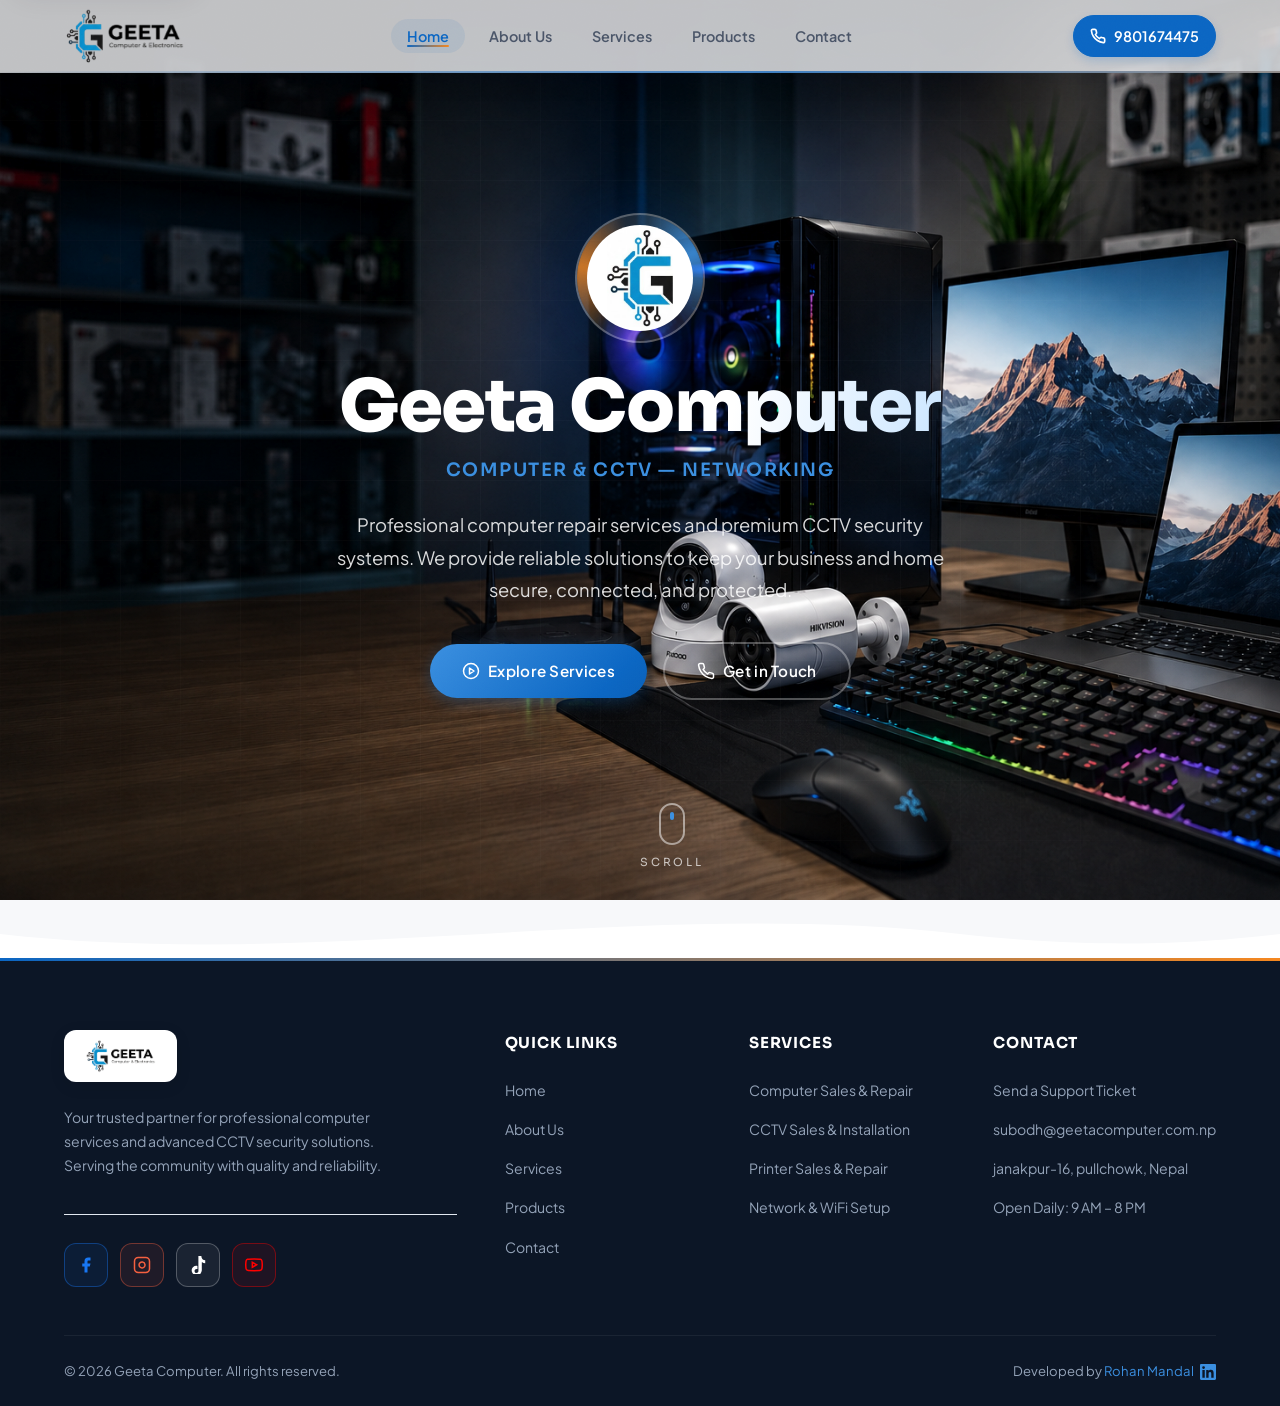
<file: index.html>
<!DOCTYPE html>
<html lang="en">

<head>
    <meta charset="UTF-8">
    <meta name="viewport" content="width=device-width, initial-scale=1.0">
    <title>Geeta Computer — Computer & CCTV Services | Home</title>
    <meta name="description"
        content="Geeta Computer provides professional computer repair, CCTV installation, hardware upgrades, and security solutions. Premium CCTV cameras and DVR/NVR systems available.">
    <meta name="keywords"
        content="computer repair, CCTV installation, CCTV camera, DVR, NVR, computer service, laptop repair, security camera, Geeta Computer">
    <meta name="author" content="Geeta Computer">
    <meta name="theme-color" content="#0c1626">

    <!-- Open Graph -->
    <meta property="og:title" content="Geeta Computer — Computer & CCTV Services">
    <meta property="og:description"
        content="Your one-stop solution for computer repair, CCTV installation, and premium security products.">
    <meta property="og:type" content="website">
    <meta property="og:url" content="https://geetacomputer.com.np">
    <meta property="og:image" content="https://geetacomputer.com.np/images/logo.png">
    <meta property="og:locale" content="en_NP">

    <!-- Twitter -->
    <meta name="twitter:card" content="summary_large_image">
    <meta name="twitter:title" content="Geeta Computer — Computer & CCTV Services">
    <meta name="twitter:description"
        content="Computer repair, CCTV installation, and premium security products in Janakpur, Nepal.">
    <meta name="twitter:image" content="https://geetacomputer.com.np/images/logo.png">

    <!-- Favicon / Site Icon -->
    <link rel="shortcut icon" href="/favicon.ico" type="image/x-icon">
    <link rel="icon" type="image/png" sizes="16x16" href="/images/logo_mark.png">
    <link rel="icon" type="image/png" sizes="32x32" href="/images/logo_mark.png">
    <link rel="icon" type="image/png" sizes="48x48" href="/images/logo_mark.png">
    <link rel="icon" type="image/png" sizes="96x96" href="/images/logo_mark.png">
    <link rel="icon" type="image/png" sizes="192x192" href="/images/logo_mark.png">
    <link rel="apple-touch-icon" sizes="180x180" href="/images/logo_mark.png">

    <!-- Structured Data -->
    <script type="application/ld+json">
    {
      "@context": "https://schema.org",
      "@type": "LocalBusiness",
      "name": "Geeta Computer & Electronics",
      "description": "Computer sales, repair and upgrades, plus CCTV camera sales and installation in Janakpur, Nepal.",
      "image": "images/logo.png",
      "email": "geetacomputerandelectronics@gmail.com",
      "telephone": "+977-9801674475",
      "url": "https://www.geetacomputer.com.np",
      "priceRange": "₹₹",
      "address": {
        "@type": "PostalAddress",
        "streetAddress": "Pullchowk",
        "addressLocality": "Janakpur",
        "addressRegion": "Province 2",
        "postalCode": "45600",
        "addressCountry": "NP"
      },
      "geo": {
        "@type": "GeoCoordinates",
        "latitude": "26.732992",
        "longitude": "85.940386"
      },
      "openingHoursSpecification": [
        {
          "@type": "OpeningHoursSpecification",
          "dayOfWeek": ["Monday","Tuesday","Wednesday","Thursday","Friday","Saturday","Sunday"],
          "opens": "09:00",
          "closes": "20:00"
        }
      ]
    }
    </script>

    <!-- Fonts -->
    <link rel="preconnect" href="https://fonts.googleapis.com">
    <link rel="preconnect" href="https://fonts.gstatic.com" crossorigin>
    <link
        href="https://fonts.googleapis.com/css2?family=Sora:wght@500;600;700;800&family=Plus+Jakarta+Sans:wght@400;500;600;700&display=swap"
        rel="stylesheet">

    <link rel="stylesheet" href="https://cdnjs.cloudflare.com/ajax/libs/font-awesome/6.4.0/css/all.min.css">
    <link rel="stylesheet" href="css/base.css">
    <link rel="stylesheet" href="css/index.css">
</head>

<body>

    <a href="#home" class="skip-link">Skip to main content</a>

    <!-- Scroll progress indicator -->
    <div class="scroll-progress" id="scrollProgress"></div>

    <!-- Subtle film-grain texture for depth -->
    <div class="grain-overlay" aria-hidden="true"></div>

    <!-- ===== PRELOADER ===== -->
    <div class="preloader" id="preloader">
        <div class="preloader-inner">
            <div class="preloader-ring"></div>
            <div class="preloader-ring"></div>
            <div class="preloader-ring"></div>
            <span class="preloader-text">GEETA COMPUTER</span>
        </div>
    </div>

    <!-- ===== HEADER ===== -->
    <header class="header" id="header"></header>

    <!-- ===== HERO ===== -->
    <section id="home" class="hero">
        <div class="container">
            <div class="hero-content centered">
                <!-- Centered Logo Badge -->
                <div class="hero-logo-badge-center">
                    <img src="images/logo_mark.png" alt="GEETA Computer Logo">
                </div>

                <h1>Geeta Computer</h1>
                <div class="hero-subtitle">
                    COMPUTER & CCTV — NETWORKING
                </div>

                <p class="hero-description centered-desc">
                    Professional computer repair services and premium CCTV security systems. We provide reliable
                    solutions to keep your business and home secure, connected, and protected.
                </p>

                <div class="hero-ctas centered-ctas">
                    <a href="/services" class="btn btn-primary">
                        <svg width="18" height="18" viewBox="0 0 24 24" fill="none" stroke="currentColor"
                            stroke-width="2" stroke-linecap="round" stroke-linejoin="round">
                            <circle cx="12" cy="12" r="10" />
                            <polygon points="10 8 16 12 10 16 10 8" />
                        </svg>
                        Explore Services
                    </a>
                    <a href="/contact" class="btn btn-outline">
                        <svg width="18" height="18" viewBox="0 0 24 24" fill="none" stroke="currentColor"
                            stroke-width="2" stroke-linecap="round" stroke-linejoin="round">
                            <path
                                d="M22 16.92v3a2 2 0 0 1-2.18 2 19.79 19.79 0 0 1-8.63-3.07 19.5 19.5 0 0 1-6-6A19.79 19.79 0 0 1 2.12 4.18 2 2 0 0 1 4.11 2h3a2 2 0 0 1 2 1.72c.127.96.361 1.903.7 2.81a2 2 0 0 1-.45 2.11L8.09 9.91a16 16 0 0 0 6 6l1.27-1.27a2 2 0 0 1 2.11-.45c.907.339 1.85.573 2.81.7A2 2 0 0 1 22 16.92z" />
                        </svg>
                        Get in Touch
                    </a>
                </div>
            </div>
        </div>

        <!-- Scroll-down cue -->
        <div class="hero-scroll-cue" aria-hidden="true">
            <div class="mouse"></div>
            <span>Scroll</span>
        </div>
    </section>

    <!-- Wave Divider -->
    <div class="wave-divider">
        <svg viewBox="0 0 1440 100" preserveAspectRatio="none">
            <path d="M0,60 C360,120 720,0 1080,60 C1260,90 1380,70 1440,60 L1440,100 L0,100 Z" fill="currentColor" />
        </svg>
    </div>

    <!-- ===== FOOTER ===== -->
    <footer class="footer">
        <div class="container">
            <div class="footer-grid">
                <div class="footer-brand">
                    <div class="footer-logo-wrapper">
                        <img src="images/logo.png" alt="GEETA Computer & Electronics Logo">
                    </div>
                    <p>Your trusted partner for professional computer services and advanced CCTV security solutions.
                        Serving the community with quality and reliability.</p>
                    <div class="social-links">
                        <a href="https://www.facebook.com/profile.php?id=61588198299758" target="_blank" rel="noopener"
                            class="social-link" aria-label="Facebook">
                            <svg viewBox="0 0 24 24" fill="currentColor">
                                <path d="M18 2h-3a5 5 0 0 0-5 5v3H7v4h3v8h4v-8h3l1-4h-4V7a1 1 0 0 1 1-1h3z" />
                            </svg>
                        </a>
                        <a href="https://www.instagram.com/geetacomputers_and_electronics/" target="_blank"
                            rel="noopener" class="social-link" aria-label="Instagram">
                            <svg viewBox="0 0 24 24" fill="none" stroke="currentColor" stroke-width="2">
                                <rect x="2" y="2" width="20" height="20" rx="5" ry="5" />
                                <path d="M16 11.37A4 4 0 1 1 12.63 8 4 4 0 0 1 16 11.37z" />
                                <line x1="17.5" y1="6.5" x2="17.51" y2="6.5" />
                            </svg>
                        </a>
                        <a href="https://www.tiktok.com/@geeta.computer?lang=en-GB" target="_blank" rel="noopener"
                            class="social-link" aria-label="TikTok">
                            <svg viewBox="0 0 24 24" fill="currentColor">
                                <path
                                    d="M12.525.02c1.31-.02 2.61-.01 3.91-.02.08 1.53.63 3.02 1.59 4.23 1.02.82 2.27 1.37 3.6 1.57.02 1.34.01 2.68.02 4.02-1.63-.07-3.2-.67-4.48-1.7-.18 3.52-.08 7.06-.06 10.58-.09 1.62-.64 3.23-1.6 4.54-1.28 1.48-3.23 2.37-5.21 2.38-2.61.07-5.18-1.5-6.19-3.92-1.12-2.39-.49-5.46 1.48-7.2 1.51-1.39 3.69-1.89 5.67-1.33.02 1.41.01 2.82.02 4.23-1.07-.36-2.32-.08-3.11.75-.89.87-1.02 2.34-.33 3.36.72.99 2.05 1.39 3.19.98.98-.38 1.54-1.42 1.54-2.47-.04-4.8-.02-9.6-.03-14.4z" />
                            </svg>
                        </a>
                        <a href="#" class="social-link" aria-label="YouTube">
                            <svg viewBox="0 0 24 24" fill="none" stroke="currentColor" stroke-width="2">
                                <path
                                    d="M22.54 6.42a2.78 2.78 0 0 0-1.94-2C18.88 4 12 4 12 4s-6.88 0-8.6.46a2.78 2.78 0 0 0-1.94 2A29 29 0 0 0 1 11.75a29 29 0 0 0 .46 5.33A2.78 2.78 0 0 0 3.4 19.1c1.72.46 8.6.46 8.6.46s6.88 0 8.6-.46a2.78 2.78 0 0 0 1.94-2 29 29 0 0 0 .46-5.25 29 29 0 0 0-.46-5.33z" />
                                <polygon points="9.75 15.02 15.5 11.75 9.75 8.48 9.75 15.02" />
                            </svg>
                        </a>
                    </div>
                </div>
                <div class="footer-col">
                    <h4>Quick Links</h4>
                    <ul>
                        <li><a href="/">Home</a></li>
                        <li><a href="/about">About Us</a></li>
                        <li><a href="/services">Services</a></li>
                        <li><a href="/products">Products</a></li>
                        <li><a href="/contact">Contact</a></li>
                    </ul>
                </div>
                <div class="footer-col">
                    <h4>Services</h4>
                    <ul>
                        <li><a href="/services">Computer Sales & Repair</a></li>
                        <li><a href="/services">CCTV Sales & Installation</a></li>
                        <li><a href="/services">Printer Sales & Repair</a></li>
                        <li><a href="/services">Network & WiFi Setup</a></li>
                    </ul>
                </div>
                <div class="footer-col">
                    <h4>Contact</h4>
                    <ul>
                        <li><a href="/contact">Send a Support Ticket</a></li>
                        <li><a
                                href="mailto:subodh@geetacomputer.com.np">subodh@geetacomputer.com.np</a>
                        </li>
                        <li><a href="#">janakpur-16, pullchowk, Nepal</a></li>
                        <li><a href="#">Open Daily: 9 AM – 8 PM</a></li>
                    </ul>
                </div>
            </div>
            <div class="footer-bottom">
                <p>&copy; 2026 Geeta Computer. All rights reserved.</p>
                <p>Developed by <a href="https://www.linkedin.com/in/rohanmdl/" target="_blank" rel="noopener noreferrer">Rohan Mandal</a> <a href="https://www.linkedin.com/in/rohanmdl/" target="_blank" rel="noopener noreferrer" aria-label="LinkedIn Profile" style="display:inline-flex;align-items:center;vertical-align:middle;margin-left:4px;"><svg xmlns="http://www.w3.org/2000/svg" width="16" height="16" viewBox="0 0 24 24" fill="currentColor"><path d="M20.447 20.452h-3.554v-5.569c0-1.328-.027-3.037-1.852-3.037-1.853 0-2.136 1.445-2.136 2.939v5.667H9.351V9h3.414v1.561h.046c.477-.9 1.637-1.85 3.37-1.85 3.601 0 4.267 2.37 4.267 5.455v6.286zM5.337 7.433a2.062 2.062 0 0 1-2.063-2.065 2.064 2.064 0 1 1 2.063 2.065zm1.782 13.019H3.555V9h3.564v11.452zM22.225 0H1.771C.792 0 0 .774 0 1.729v20.542C0 23.227.792 24 1.771 24h20.451C23.2 24 24 23.227 24 22.271V1.729C24 .774 23.2 0 22.222 0h.003z"/></svg></a></p>
            </div>
        </div>
    </footer>

    <!-- ===== SCROLL TO TOP ===== -->
    <button class="scroll-top" id="scrollTop" aria-label="Scroll to top">
        <svg viewBox="0 0 24 24" fill="none" stroke="currentColor" stroke-width="2" stroke-linecap="round"
            stroke-linejoin="round">
            <polyline points="18 15 12 9 6 15" />
        </svg>
    </button>

    <!-- ===== FLOATING WHATSAPP ===== -->
    <a href="https://wa.me/9779801674475" target="_blank" rel="noopener" class="float-whatsapp" id="floatWhatsapp"
        aria-label="Chat on WhatsApp">
        <svg viewBox="0 0 24 24" fill="currentColor">
            <path
                d="M17.472 14.382c-.297-.149-1.758-.867-2.03-.967-.273-.099-.471-.148-.67.15-.197.297-.767.966-.94 1.164-.173.199-.347.223-.644.075-.297-.15-1.255-.463-2.39-1.475-.883-.788-1.48-1.761-1.653-2.059-.173-.297-.018-.458.13-.606.134-.133.298-.347.446-.52.149-.174.198-.298.298-.497.099-.198.05-.371-.025-.52-.075-.149-.669-1.612-.916-2.207-.242-.579-.487-.5-.669-.51-.173-.008-.371-.01-.57-.01-.198 0-.52.074-.792.372-.272.297-1.04 1.016-1.04 2.479 0 1.462 1.065 2.875 1.213 3.074.149.198 2.096 3.2 5.077 4.487.709.306 1.262.489 1.694.625.712.227 1.36.195 1.871.118.571-.085 1.758-.719 2.006-1.413.248-.694.248-1.289.173-1.413-.074-.124-.272-.198-.57-.347m-5.421 7.403h-.004a9.87 9.87 0 0 1-5.031-1.378l-.361-.214-3.741.982.998-3.648-.235-.374a9.86 9.86 0 0 1-1.51-5.26c.001-5.45 4.436-9.884 9.888-9.884 2.64 0 5.122 1.03 6.988 2.898a9.825 9.825 0 0 1 2.893 6.994c-.003 5.45-4.437 9.884-9.885 9.884m8.413-18.297A11.815 11.815 0 0 0 12.05 0C5.495 0 .16 5.335.157 11.892c0 2.096.547 4.142 1.588 5.945L.057 24l6.305-1.654a11.882 11.882 0 0 0 5.683 1.448h.005c6.554 0 11.89-5.335 11.893-11.893a11.821 11.821 0 0 0-3.48-8.413z" />
        </svg>
    </a>

    <script src="js/navbar.js" defer></script>
    <script src="js/index.js" defer></script>
</body>

</html>
</file>
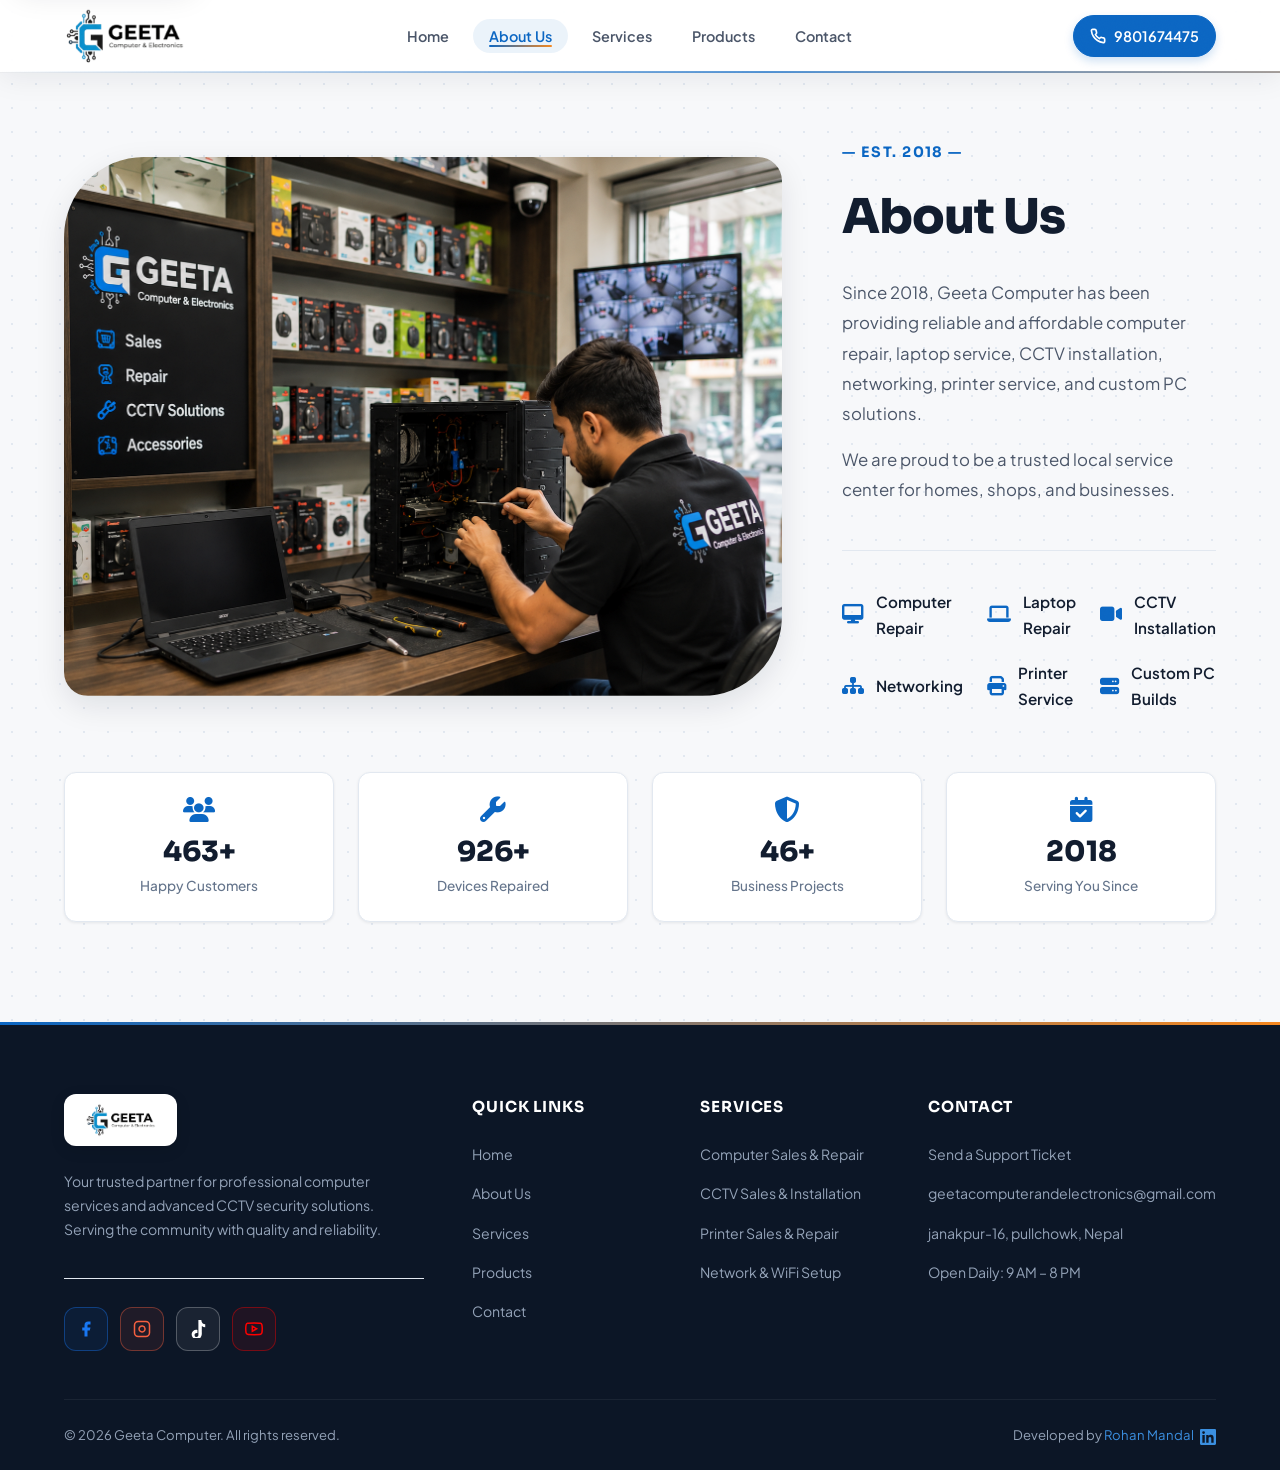
<file: about.html>
<!DOCTYPE html>
<html lang="en">

<head>
    <meta charset="UTF-8">
    <meta name="viewport" content="width=device-width, initial-scale=1.0">
    <title>Geeta Computer — Computer & CCTV Services | About Us</title>
    <meta name="description"
        content="Geeta Computer provides professional computer repair, CCTV installation, hardware upgrades, and security solutions. Premium CCTV cameras and DVR/NVR systems available.">
    <meta name="keywords"
        content="computer repair, CCTV installation, CCTV camera, DVR, NVR, computer service, laptop repair, security camera, Geeta Computer">
    <meta name="author" content="Geeta Computer">
    <meta name="theme-color" content="#0c1626">

    <!-- Open Graph -->
    <meta property="og:title" content="Geeta Computer — Computer & CCTV Services">
    <meta property="og:description"
        content="Your one-stop solution for computer repair, CCTV installation, and premium security products.">
    <meta property="og:type" content="website">
    <meta property="og:url" content="https://geetacomputer.com.np/about">
    <meta property="og:image" content="https://geetacomputer.com.np/images/logo.png">
    <meta property="og:locale" content="en_NP">

    <!-- Twitter -->
    <meta name="twitter:card" content="summary_large_image">
    <meta name="twitter:title" content="Geeta Computer — Computer & CCTV Services">
    <meta name="twitter:description"
        content="Computer repair, CCTV installation, and premium security products in Janakpur, Nepal.">
    <meta name="twitter:image" content="https://geetacomputer.com.np/images/logo.png">

    <!-- Favicon / Site Icon -->
    <link rel="shortcut icon" href="/favicon.ico" type="image/x-icon">
    <link rel="icon" type="image/png" sizes="16x16" href="/images/logo_mark.png">
    <link rel="icon" type="image/png" sizes="32x32" href="/images/logo_mark.png">
    <link rel="icon" type="image/png" sizes="48x48" href="/images/logo_mark.png">
    <link rel="icon" type="image/png" sizes="96x96" href="/images/logo_mark.png">
    <link rel="icon" type="image/png" sizes="192x192" href="/images/logo_mark.png">
    <link rel="apple-touch-icon" sizes="180x180" href="/images/logo_mark.png">

    <!-- Fonts -->
    <link rel="preconnect" href="https://fonts.googleapis.com">
    <link rel="preconnect" href="https://fonts.gstatic.com" crossorigin>
    <link
        href="https://fonts.googleapis.com/css2?family=Sora:wght@500;600;700;800&family=Plus+Jakarta+Sans:wght@400;500;600;700&display=swap"
        rel="stylesheet">

    <link rel="stylesheet" href="https://cdnjs.cloudflare.com/ajax/libs/font-awesome/6.4.0/css/all.min.css">
    <link rel="stylesheet" href="css/base.css">
    <link rel="stylesheet" href="css/about.css">
</head>

<body>

    <a href="#about" class="skip-link">Skip to main content</a>

    <!-- Scroll progress indicator -->
    <div class="scroll-progress" id="scrollProgress"></div>

    <!-- Subtle film-grain texture for depth -->
    <div class="grain-overlay" aria-hidden="true"></div>

    <!-- ===== HEADER ===== -->
    <header class="header scrolled" id="header"></header>

    <!--- ===== ABOUT US ===== --->
    <section id="about" class="about">
        <div class="container">
            <div class="about-wrapper">
                <!-- Left: Image Card -->
                <div class="about-image-wrapper reveal-left">
                    <img src="images/about.png" alt="Geeta Computer technician repairing electronics motherboard">
                </div>

                <!-- Right: Content -->
                <div class="about-content reveal-right">
                    <div class="about-tagline">
                        — EST. 2018 —
                    </div>
                    <h2 class="about-title">About Us</h2>

                    <p class="about-body-text">
                        Since 2018, Geeta Computer has been providing reliable and affordable computer repair, laptop
                        service, CCTV installation, networking, printer service, and custom PC solutions.
                    </p>
                    <p class="about-body-text">
                        We are proud to be a trusted local service center for homes, shops, and businesses.
                    </p>

                    <div class="about-divider-line"></div>

                    <!-- Features Grid -->
                    <div class="about-features-grid">
                        <div class="about-feature-item">
                            <span class="feature-icon"><i class="fa-solid fa-desktop"></i></span>
                            <span class="feature-text">Computer Repair</span>
                        </div>
                        <div class="about-feature-item">
                            <span class="feature-icon"><i class="fa-solid fa-laptop"></i></span>
                            <span class="feature-text">Laptop Repair</span>
                        </div>
                        <div class="about-feature-item">
                            <span class="feature-icon"><i class="fa-solid fa-video"></i></span>
                            <span class="feature-text">CCTV Installation</span>
                        </div>
                        <div class="about-feature-item">
                            <span class="feature-icon"><i class="fa-solid fa-sitemap"></i></span>
                            <span class="feature-text">Networking</span>
                        </div>
                        <div class="about-feature-item">
                            <span class="feature-icon"><i class="fa-solid fa-print"></i></span>
                            <span class="feature-text">Printer Service</span>
                        </div>
                        <div class="about-feature-item">
                            <span class="feature-icon"><i class="fa-solid fa-server"></i></span>
                            <span class="feature-text">Custom PC Builds</span>
                        </div>
                    </div>
                </div>
            </div>

            <!-- Stats Grid -->
            <div class="about-stats-grid reveal-scale">
                <div class="about-stat-card">
                    <div class="stat-card-icon"><i class="fa-solid fa-users"></i></div>
                    <div class="stat-card-number" data-count="500" data-suffix="+">500+</div>
                    <div class="stat-card-label">Happy Customers</div>
                </div>
                <div class="about-stat-card">
                    <div class="stat-card-icon"><i class="fa-solid fa-wrench"></i></div>
                    <div class="stat-card-number" data-count="1000" data-suffix="+">1000+</div>
                    <div class="stat-card-label">Devices Repaired</div>
                </div>
                <div class="about-stat-card">
                    <div class="stat-card-icon"><i class="fa-solid fa-shield-halved"></i></div>
                    <div class="stat-card-number" data-count="50" data-suffix="+">50+</div>
                    <div class="stat-card-label">Business Projects</div>
                </div>
                <div class="about-stat-card">
                    <div class="stat-card-icon"><i class="fa-solid fa-calendar-check"></i></div>
                    <div class="stat-card-number">2018</div>
                    <div class="stat-card-label">Serving You Since</div>
                </div>
            </div>
        </div>
    </section>

    <!-- ===== FOOTER ===== -->
    <footer class="footer">
        <div class="container">
            <div class="footer-grid">
                <div class="footer-brand">
                    <div class="footer-logo-wrapper">
                        <img src="images/logo.png" alt="GEETA Computer & Electronics Logo">
                    </div>
                    <p>Your trusted partner for professional computer services and advanced CCTV security solutions.
                        Serving the community with quality and reliability.</p>
                    <div class="social-links">
                        <a href="https://www.facebook.com/profile.php?id=61588198299758" target="_blank" rel="noopener"
                            class="social-link" aria-label="Facebook">
                            <svg viewBox="0 0 24 24" fill="currentColor">
                                <path d="M18 2h-3a5 5 0 0 0-5 5v3H7v4h3v8h4v-8h3l1-4h-4V7a1 1 0 0 1 1-1h3z" />
                            </svg>
                        </a>
                        <a href="https://www.instagram.com/geetacomputers_and_electronics/" target="_blank"
                            rel="noopener" class="social-link" aria-label="Instagram">
                            <svg viewBox="0 0 24 24" fill="none" stroke="currentColor" stroke-width="2">
                                <rect x="2" y="2" width="20" height="20" rx="5" ry="5" />
                                <path d="M16 11.37A4 4 0 1 1 12.63 8 4 4 0 0 1 16 11.37z" />
                                <line x1="17.5" y1="6.5" x2="17.51" y2="6.5" />
                            </svg>
                        </a>
                        <a href="https://www.tiktok.com/@geeta.computer?lang=en-GB" target="_blank" rel="noopener"
                            class="social-link" aria-label="TikTok">
                            <svg viewBox="0 0 24 24" fill="currentColor">
                                <path
                                    d="M12.525.02c1.31-.02 2.61-.01 3.91-.02.08 1.53.63 3.02 1.59 4.23 1.02.82 2.27 1.37 3.6 1.57.02 1.34.01 2.68.02 4.02-1.63-.07-3.2-.67-4.48-1.7-.18 3.52-.08 7.06-.06 10.58-.09 1.62-.64 3.23-1.6 4.54-1.28 1.48-3.23 2.37-5.21 2.38-2.61.07-5.18-1.5-6.19-3.92-1.12-2.39-.49-5.46 1.48-7.2 1.51-1.39 3.69-1.89 5.67-1.33.02 1.41.01 2.82.02 4.23-1.07-.36-2.32-.08-3.11.75-.89.87-1.02 2.34-.33 3.36.72.99 2.05 1.39 3.19.98.98-.38 1.54-1.42 1.54-2.47-.04-4.8-.02-9.6-.03-14.4z" />
                            </svg>
                        </a>
                        <a href="#" class="social-link" aria-label="YouTube">
                            <svg viewBox="0 0 24 24" fill="none" stroke="currentColor" stroke-width="2">
                                <path
                                    d="M22.54 6.42a2.78 2.78 0 0 0-1.94-2C18.88 4 12 4 12 4s-6.88 0-8.6.46a2.78 2.78 0 0 0-1.94 2A29 29 0 0 0 1 11.75a29 29 0 0 0 .46 5.33A2.78 2.78 0 0 0 3.4 19.1c1.72.46 8.6.46 8.6.46s6.88 0 8.6-.46a2.78 2.78 0 0 0 1.94-2 29 29 0 0 0 .46-5.25 29 29 0 0 0-.46-5.33z" />
                                <polygon points="9.75 15.02 15.5 11.75 9.75 8.48 9.75 15.02" />
                            </svg>
                        </a>
                    </div>
                </div>
                <div class="footer-col">
                    <h4>Quick Links</h4>
                    <ul>
                        <li><a href="/">Home</a></li>
                        <li><a href="/about">About Us</a></li>
                        <li><a href="/services">Services</a></li>
                        <li><a href="/products">Products</a></li>
                        <li><a href="/contact">Contact</a></li>
                    </ul>
                </div>
                <div class="footer-col">
                    <h4>Services</h4>
                    <ul>
                        <li><a href="/services">Computer Sales & Repair</a></li>
                        <li><a href="/services">CCTV Sales & Installation</a></li>
                        <li><a href="/services">Printer Sales & Repair</a></li>
                        <li><a href="/services">Network & WiFi Setup</a></li>
                    </ul>
                </div>
                <div class="footer-col">
                    <h4>Contact</h4>
                    <ul>
                        <li><a href="/contact">Send a Support Ticket</a></li>
                        <li><a
                                href="mailto:geetacomputerandelectronics@gmail.com">geetacomputerandelectronics@gmail.com</a>
                        </li>
                        <li><a href="#">janakpur-16, pullchowk, Nepal</a></li>
                        <li><a href="#">Open Daily: 9 AM – 8 PM</a></li>
                    </ul>
                </div>
            </div>
            <div class="footer-bottom">
                <p>&copy; 2026 Geeta Computer. All rights reserved.</p>
                <p>Developed by <a href="https://www.linkedin.com/in/rohanmdl/" target="_blank" rel="noopener noreferrer">Rohan Mandal</a> <a href="https://www.linkedin.com/in/rohanmdl/" target="_blank" rel="noopener noreferrer" aria-label="LinkedIn Profile" style="display:inline-flex;align-items:center;vertical-align:middle;margin-left:4px;"><svg xmlns="http://www.w3.org/2000/svg" width="16" height="16" viewBox="0 0 24 24" fill="currentColor"><path d="M20.447 20.452h-3.554v-5.569c0-1.328-.027-3.037-1.852-3.037-1.853 0-2.136 1.445-2.136 2.939v5.667H9.351V9h3.414v1.561h.046c.477-.9 1.637-1.85 3.37-1.85 3.601 0 4.267 2.37 4.267 5.455v6.286zM5.337 7.433a2.062 2.062 0 0 1-2.063-2.065 2.064 2.064 0 1 1 2.063 2.065zm1.782 13.019H3.555V9h3.564v11.452zM22.225 0H1.771C.792 0 0 .774 0 1.729v20.542C0 23.227.792 24 1.771 24h20.451C23.2 24 24 23.227 24 22.271V1.729C24 .774 23.2 0 22.222 0h.003z"/></svg></a></p>
            </div>
        </div>
    </footer>

    <!-- ===== SCROLL TO TOP ===== -->
    <button class="scroll-top" id="scrollTop" aria-label="Scroll to top">
        <svg viewBox="0 0 24 24" fill="none" stroke="currentColor" stroke-width="2" stroke-linecap="round"
            stroke-linejoin="round">
            <polyline points="18 15 12 9 6 15" />
        </svg>
    </button>

    <!-- ===== FLOATING WHATSAPP ===== -->
    <a href="https://wa.me/9779801674475" target="_blank" rel="noopener" class="float-whatsapp" id="floatWhatsapp"
        aria-label="Chat on WhatsApp">
        <svg viewBox="0 0 24 24" fill="currentColor">
            <path
                d="M17.472 14.382c-.297-.149-1.758-.867-2.03-.967-.273-.099-.471-.148-.67.15-.197.297-.767.966-.94 1.164-.173.199-.347.223-.644.075-.297-.15-1.255-.463-2.39-1.475-.883-.788-1.48-1.761-1.653-2.059-.173-.297-.018-.458.13-.606.134-.133.298-.347.446-.52.149-.174.198-.298.298-.497.099-.198.05-.371-.025-.52-.075-.149-.669-1.612-.916-2.207-.242-.579-.487-.5-.669-.51-.173-.008-.371-.01-.57-.01-.198 0-.52.074-.792.372-.272.297-1.04 1.016-1.04 2.479 0 1.462 1.065 2.875 1.213 3.074.149.198 2.096 3.2 5.077 4.487.709.306 1.262.489 1.694.625.712.227 1.36.195 1.871.118.571-.085 1.758-.719 2.006-1.413.248-.694.248-1.289.173-1.413-.074-.124-.272-.198-.57-.347m-5.421 7.403h-.004a9.87 9.87 0 0 1-5.031-1.378l-.361-.214-3.741.982.998-3.648-.235-.374a9.86 9.86 0 0 1-1.51-5.26c.001-5.45 4.436-9.884 9.888-9.884 2.64 0 5.122 1.03 6.988 2.898a9.825 9.825 0 0 1 2.893 6.994c-.003 5.45-4.437 9.884-9.885 9.884m8.413-18.297A11.815 11.815 0 0 0 12.05 0C5.495 0 .16 5.335.157 11.892c0 2.096.547 4.142 1.588 5.945L.057 24l6.305-1.654a11.882 11.882 0 0 0 5.683 1.448h.005c6.554 0 11.89-5.335 11.893-11.893a11.821 11.821 0 0 0-3.48-8.413z" />
        </svg>
    </a>

    <script src="js/navbar.js" defer></script>
    <script src="js/about.js" defer></script>
</body>

</html>
</file>
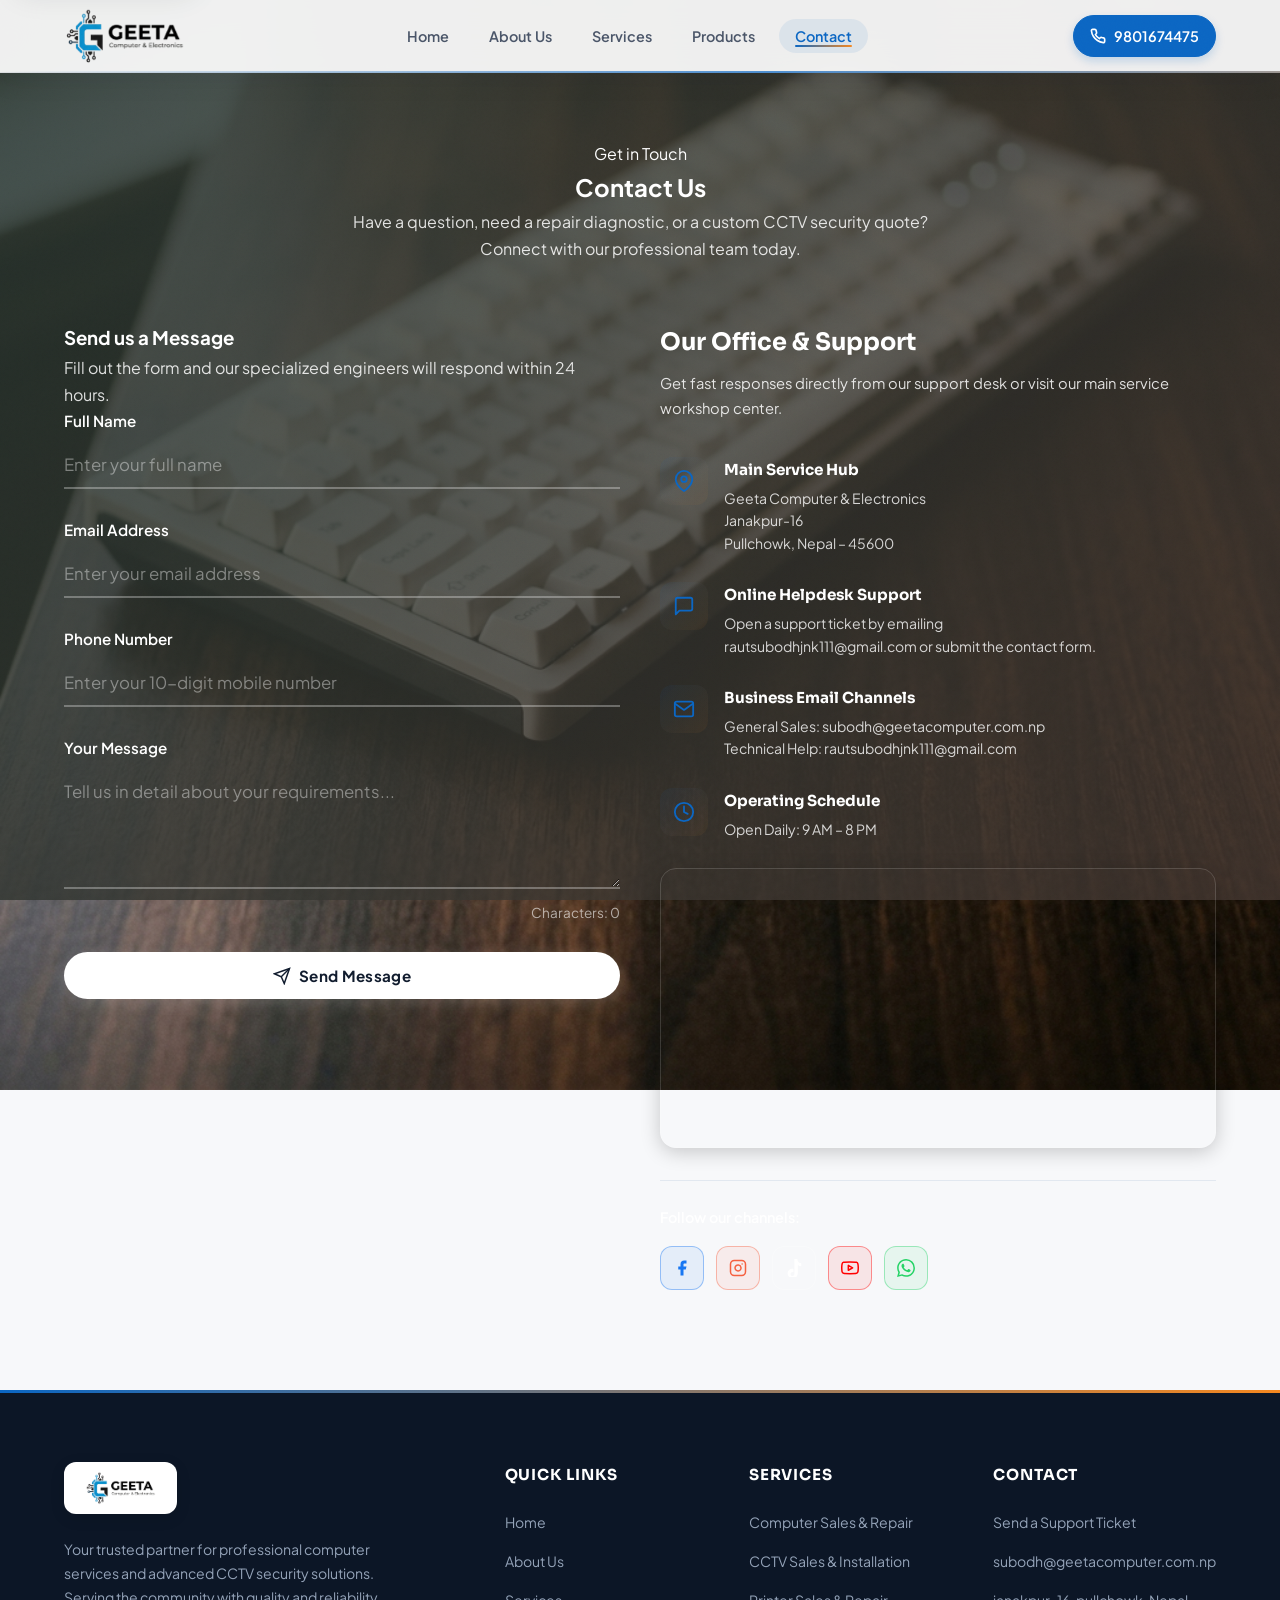
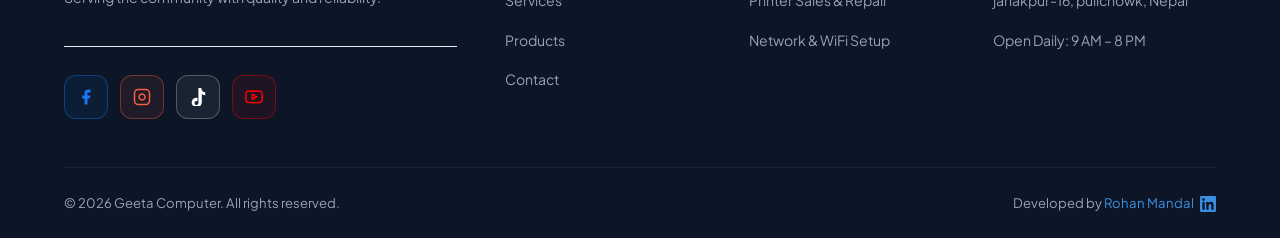
<file: contact.html>
<!DOCTYPE html>
<html lang="en">

<head>
    <meta charset="UTF-8">
    <meta name="viewport" content="width=device-width, initial-scale=1.0">
    <title>Geeta Computer — Computer & CCTV Services | Contact Us</title>
    <meta name="description"
        content="Geeta Computer provides professional computer repair, CCTV installation, hardware upgrades, and security solutions. Premium CCTV cameras and DVR/NVR systems available.">
    <meta name="keywords"
        content="computer repair, CCTV installation, CCTV camera, DVR, NVR, computer service, laptop repair, security camera, Geeta Computer">
    <meta name="author" content="Geeta Computer">
    <meta name="theme-color" content="#0c1626">

    <!-- Open Graph -->
    <meta property="og:title" content="Geeta Computer — Computer & CCTV Services">
    <meta property="og:description"
        content="Your one-stop solution for computer repair, CCTV installation, and premium security products.">
    <meta property="og:type" content="website">
    <meta property="og:url" content="https://geetacomputer.com.np/contact">
    <meta property="og:image" content="https://geetacomputer.com.np/images/logo.png">
    <meta property="og:locale" content="en_NP">

    <!-- Twitter -->
    <meta name="twitter:card" content="summary_large_image">
    <meta name="twitter:title" content="Geeta Computer — Computer & CCTV Services">
    <meta name="twitter:description"
        content="Computer repair, CCTV installation, and premium security products in Janakpur, Nepal.">
    <meta name="twitter:image" content="https://geetacomputer.com.np/images/logo.png">

    <!-- Favicon / Site Icon -->
    <link rel="shortcut icon" href="/favicon.ico" type="image/x-icon">
    <link rel="icon" type="image/png" sizes="16x16" href="/images/logo_mark.png">
    <link rel="icon" type="image/png" sizes="32x32" href="/images/logo_mark.png">
    <link rel="icon" type="image/png" sizes="48x48" href="/images/logo_mark.png">
    <link rel="icon" type="image/png" sizes="96x96" href="/images/logo_mark.png">
    <link rel="icon" type="image/png" sizes="192x192" href="/images/logo_mark.png">
    <link rel="apple-touch-icon" sizes="180x180" href="/images/logo_mark.png">

    <!-- Fonts -->
    <link rel="preconnect" href="https://fonts.googleapis.com">
    <link rel="preconnect" href="https://fonts.gstatic.com" crossorigin>
    <link
        href="https://fonts.googleapis.com/css2?family=Sora:wght@500;600;700;800&family=Plus+Jakarta+Sans:wght@400;500;600;700&display=swap"
        rel="stylesheet">

    <link rel="stylesheet" href="https://cdnjs.cloudflare.com/ajax/libs/font-awesome/6.4.0/css/all.min.css">
    <link rel="stylesheet" href="css/base.css">
    <link rel="stylesheet" href="css/contact.css">
</head>

<body>

    <a href="#contact" class="skip-link">Skip to main content</a>

    <!-- Scroll progress indicator -->
    <div class="scroll-progress" id="scrollProgress"></div>

    <!-- Subtle film-grain texture for depth -->
    <div class="grain-overlay" aria-hidden="true"></div>

    <!-- ===== HEADER ===== -->
    <header class="header scrolled" id="header"></header>

    <!-- ===== CONTACT ===== -->
    <section id="contact" class="contact">
        <div class="container">
            <div class="section-header">
                <div class="about-tagline" style="justify-content: center;">
                    <span class="tagline-line"></span>
                    Get in Touch
                    <span class="tagline-line"></span>
                </div>
                <h2 class="about-title-serif">Contact Us</h2>
                <div class="about-divider">
                    <span class="divider-dot"></span>
                    <span class="divider-line"></span>
                    <span class="divider-dot"></span>
                </div>
                <p class="about-quote-text" style="margin: 0 auto 36px;">
                    Have a question, need a repair diagnostic, or a custom CCTV security quote? Connect with our
                    professional team today.
                </p>
            </div>

            <div class="contact-wrapper">
                <!-- Left Column: Premium Contact Form -->
                <div class="contact-form-card reveal-left">
                    <h3>Send us a Message</h3>
                    <p class="form-subtitle">Fill out the form and our specialized engineers will respond within 24
                        hours.</p>
                    <form id="contact-form" action="https://formsubmit.co/geetacomputerandelectronics@gmail.com"
                        method="POST">
                        <!-- FormSubmit Settings -->
                        <input type="hidden" name="_captcha" value="false">
                        <input type="hidden" name="_subject" value="New message from Portfolio">
                        <div class="form-group">
                            <label for="name">Full Name</label>
                            <div class="input-wrapper">
                                <span class="input-icon">
                                    <svg viewBox="0 0 24 24" fill="none" stroke="currentColor" stroke-width="2"
                                        stroke-linecap="round" stroke-linejoin="round">
                                        <path d="M20 21v-2a4 4 0 0 0-4-4H8a4 4 0 0 0-4 4v2" />
                                        <circle cx="12" cy="7" r="4" />
                                    </svg>
                                </span>
                                <input type="text" id="name" name="name" placeholder="Enter your full name" required>
                            </div>
                        </div>
                        <div class="form-group">
                            <label for="email">Email Address</label>
                            <div class="input-wrapper">
                                <span class="input-icon">
                                    <svg viewBox="0 0 24 24" fill="none" stroke="currentColor" stroke-width="2"
                                        stroke-linecap="round" stroke-linejoin="round">
                                        <path
                                            d="M4 4h16c1.1 0 2 .9 2 2v12c0 1.1-.9 2-2 2H4c-1.1 0-2-.9-2-2V6c0-1.1.9-2 2-2z" />
                                        <polyline points="22,6 12,13 2,6" />
                                    </svg>
                                </span>
                                <input type="email" id="email" name="email" placeholder="Enter your email address"
                                    required>
                            </div>
                        </div>
                        <div class="form-group">
                            <label for="phone">Phone Number</label>
                            <div class="input-wrapper">
                                <span class="input-icon">
                                    <svg viewBox="0 0 24 24" fill="none" stroke="currentColor" stroke-width="2"
                                        stroke-linecap="round" stroke-linejoin="round">
                                        <path
                                            d="M22 16.92v3a2 2 0 0 1-2.18 2 19.79 19.79 0 0 1-8.63-3.07 19.5 19.5 0 0 1-6-6A19.79 19.79 0 0 1 2.12 4.18 2 2 0 0 1 4.11 2h3a2 2 0 0 1 2 1.72c.127.96.361 1.903.7 2.81a2 2 0 0 1-.45 2.11L8.09 9.91a16 16 0 0 0 6 6l1.27-1.27a2 2 0 0 1 2.11-.45c.907.339 1.85.573 2.81.7A2 2 0 0 1 22 16.92z" />
                                    </svg>
                                </span>
                                <input type="tel" id="phone" name="phone"
                                    placeholder="Enter your 10-digit mobile number" required>
                            </div>
                        </div>
                        <div class="form-group">
                            <label for="message">Your Message</label>
                            <div class="input-wrapper textarea-wrapper">
                                <span class="input-icon textarea-icon">
                                    <svg viewBox="0 0 24 24" fill="none" stroke="currentColor" stroke-width="2"
                                        stroke-linecap="round" stroke-linejoin="round">
                                        <path d="M21 15a2 2 0 0 1-2 2H7l-4 4V5a2 2 0 0 1 2-2h14a2 2 0 0 1 2 2z" />
                                    </svg>
                                </span>
                                <textarea id="message" name="message" rows="4"
                                    placeholder="Tell us in detail about your requirements..." required></textarea>
                            </div>
                            <div
                                style="text-align: right; font-size: 0.85rem; color: rgba(255, 255, 255, 0.6); margin-top: 5px;">
                                Characters: <span id="charCount">0</span>
                            </div>
                        </div>
                        <button type="submit" class="btn btn-primary btn-submit" id="submitBtn"
                            style="width:100%;justify-content:center;">
                            <svg width="18" height="18" viewBox="0 0 24 24" fill="none" stroke="currentColor"
                                stroke-width="2">
                                <line x1="22" y1="2" x2="11" y2="13" />
                                <polygon points="22 2 15 22 11 13 2 9 22 2" />
                            </svg>
                            Send Message
                        </button>
                    </form>
                    <div id="success-msg" class="form-message success" style="display: none;">✅ Thank you! Your message
                        has been sent successfully. We will contact you soon!</div>
                </div>

                <!-- Right Column: Info Cards & Interactive Map -->
                <div class="contact-info-side reveal-right">
                    <div class="info-side-header">
                        <h3>Our Office & Support</h3>
                        <p class="info-subtitle">Get fast responses directly from our support desk or visit our main
                            service workshop center.</p>
                    </div>

                    <div class="info-cards-grid">
                        <div class="info-card">
                            <div class="info-card-icon">
                                <svg viewBox="0 0 24 24" fill="none" stroke="currentColor" stroke-width="2"
                                    stroke-linecap="round" stroke-linejoin="round">
                                    <path d="M21 10c0 7-9 13-9 13s-9-6-9-13a9 9 0 0 1 18 0z" />
                                    <circle cx="12" cy="10" r="3" />
                                </svg>
                            </div>
                            <div class="info-card-content">
                                <h4>Main Service Hub</h4>
                                <p>Geeta Computer & Electronics<br>Janakpur-16<br>Pullchowk, Nepal – 45600</p>
                            </div>
                        </div>
                        <div class="info-card">
                            <div class="info-card-icon">
                                <svg viewBox="0 0 24 24" fill="none" stroke="currentColor" stroke-width="2"
                                    stroke-linecap="round" stroke-linejoin="round">
                                    <path d="M21 15a2 2 0 0 1-2 2H7l-4 4V5a2 2 0 0 1 2-2h14a2 2 0 0 1 2 2z" />
                                </svg>
                            </div>
                            <div class="info-card-content">
                                <h4>Online Helpdesk Support</h4>
                                <p>Open a support ticket by emailing<br>rautsubodhjnk111@gmail.com or submit the contact
                                    form.</p>
                            </div>
                        </div>
                        <div class="info-card">
                            <div class="info-card-icon">
                                <svg viewBox="0 0 24 24" fill="none" stroke="currentColor" stroke-width="2"
                                    stroke-linecap="round" stroke-linejoin="round">
                                    <path
                                        d="M4 4h16c1.1 0 2 .9 2 2v12c0 1.1-.9 2-2 2H4c-1.1 0-2-.9-2-2V6c0-1.1.9-2 2-2z" />
                                    <polyline points="22,6 12,13 2,6" />
                                </svg>
                            </div>
                            <div class="info-card-content">
                                <h4>Business Email Channels</h4>
                                <p>General Sales: subodh@geetacomputer.com.np<br>Technical Help:
                                    rautsubodhjnk111@gmail.com</p>
                            </div>
                        </div>
                        <div class="info-card">
                            <div class="info-card-icon">
                                <svg viewBox="0 0 24 24" fill="none" stroke="currentColor" stroke-width="2"
                                    stroke-linecap="round" stroke-linejoin="round">
                                    <circle cx="12" cy="12" r="10" />
                                    <polyline points="12 6 12 12 16 14" />
                                </svg>
                            </div>
                            <div class="info-card-content">
                                <h4>Operating Schedule</h4>
                                <p>Open Daily: 9 AM – 8 PM</p>
                            </div>
                        </div>
                    </div>

                    <!-- Modern Interactive Map Embed -->
                    <div class="contact-map-card">
                        <iframe src="https://www.google.com/maps?q=26.732992,85.940386&z=18&output=embed" width="100%"
                            height="100%" style="border:0;" allowfullscreen="" loading="lazy"
                            referrerpolicy="no-referrer-when-downgrade" title="Geeta Computer Shop Location Map">
                        </iframe>
                    </div>

                    <div class="social-links-wrapper">
                        <span>Follow our channels:</span>
                        <div class="social-links">
                            <!-- Facebook -->
                            <a href="https://www.facebook.com/profile.php?id=61588198299758" target="_blank"
                                rel="noopener" class="social-link" aria-label="Facebook">
                                <svg viewBox="0 0 24 24" fill="currentColor">
                                    <path d="M18 2h-3a5 5 0 0 0-5 5v3H7v4h3v8h4v-8h3l1-4h-4V7a1 1 0 0 1 1-1h3z" />
                                </svg>
                            </a>
                            <!-- Instagram -->
                            <a href="https://www.instagram.com/geetacomputers_and_electronics/" target="_blank"
                                rel="noopener" class="social-link" aria-label="Instagram">
                                <svg viewBox="0 0 24 24" fill="none" stroke="currentColor" stroke-width="2"
                                    stroke-linecap="round" stroke-linejoin="round">
                                    <rect x="2" y="2" width="20" height="20" rx="5" ry="5" />
                                    <path d="M16 11.37A4 4 0 1 1 12.63 8 4 4 0 0 1 16 11.37z" />
                                    <line x1="17.5" y1="6.5" x2="17.51" y2="6.5" />
                                </svg>
                            </a>
                            <!-- TikTok -->
                            <a href="https://www.tiktok.com/@geeta.computer?lang=en-GB" target="_blank" rel="noopener"
                                class="social-link" aria-label="TikTok">
                                <svg viewBox="0 0 24 24" fill="currentColor">
                                    <path
                                        d="M12.525.02c1.31-.02 2.61-.01 3.91-.02.08 1.53.63 3.02 1.59 4.23 1.02.82 2.27 1.37 3.6 1.57.02 1.34.01 2.68.02 4.02-1.63-.07-3.2-.67-4.48-1.7-.18 3.52-.08 7.06-.06 10.58-.06 1.62-.64 3.23-1.6 4.54-1.28 1.48-3.23 2.37-5.21 2.38-2.61.07-5.18-1.5-6.19-3.92-1.12-2.39-.49-5.46 1.48-7.2 1.51-1.39 3.69-1.89 5.67-1.33.02 1.41.01 2.82.02 4.23-1.07-.36-2.32-.08-3.11.75-.89.87-1.02 2.34-.33 3.36.72.99 2.05 1.39 3.19.98.98-.38 1.54-1.42 1.54-2.47-.04-4.8-.02-9.6-.03-14.4z" />
                                </svg>
                            </a>
                            <!-- YouTube -->
                            <a href="#" class="social-link" aria-label="YouTube">
                                <svg viewBox="0 0 24 24" fill="none" stroke="currentColor" stroke-width="2"
                                    stroke-linecap="round" stroke-linejoin="round">
                                    <path
                                        d="M22.54 6.42a2.78 2.78 0 0 0-1.94-2C18.88 4 12 4 12 4s-6.88 0-8.6.46a2.78 2.78 0 0 0-1.94 2A29 29 0 0 0 1 11.75a29 29 0 0 0 .46 5.33A2.78 2.78 0 0 0 3.4 19.1c1.72.46 8.6.46 8.6.46s6.88 0 8.6-.46a2.78 2.78 0 0 0 1.94-2 29 29 0 0 0 .46-5.25 29 29 0 0 0-.46-5.33z" />
                                    <polygon points="9.75 15.02 15.5 11.75 9.75 8.48 9.75 15.02" />
                                </svg>
                            </a>
                            <!-- WhatsApp -->
                            <a href="https://wa.me/9779801674475" target="_blank" class="social-link"
                                aria-label="WhatsApp">
                                <svg viewBox="0 0 24 24" fill="currentColor">
                                    <path
                                        d="M17.472 14.382c-.297-.149-1.758-.867-2.03-.967-.273-.099-.471-.148-.67.15-.197.297-.767.966-.94 1.164-.173.199-.347.223-.644.075-.297-.15-1.255-.463-2.39-1.475-.883-.788-1.48-1.761-1.653-2.059-.173-.297-.018-.458.13-.606.134-.133.298-.347.446-.52.149-.174.198-.298.298-.497.099-.198.05-.371-.025-.52-.075-.149-.669-1.612-.916-2.207-.242-.579-.487-.5-.669-.51-.173-.008-.371-.01-.57-.01-.198 0-.52.074-.792.372-.272.297-1.04 1.016-1.04 2.479 0 1.462 1.065 2.875 1.213 3.074.149.198 2.096 3.2 5.077 4.487.709.306 1.262.489 1.694.625.712.227 1.36.195 1.871.118.571-.085 1.758-.719 2.006-1.413.248-.694.248-1.289.173-1.413-.074-.124-.272-.198-.57-.347m-5.421 7.403h-.004a9.87 9.87 0 0 1-5.031-1.378l-.361-.214-3.741.982.998-3.648-.235-.374a9.86 9.86 0 0 1-1.51-5.26c.001-5.45 4.436-9.884 9.888-9.884 2.64 0 5.122 1.03 6.988 2.898a9.825 9.825 0 0 1 2.893 6.994c-.003 5.45-4.437 9.884-9.885 9.884m8.413-18.297A11.815 11.815 0 0 0 12.05 0C5.495 0 .16 5.335.157 11.892c0 2.096.547 4.142 1.588 5.945L.057 24l6.305-1.654a11.882 11.882 0 0 0 5.683 1.448h.005c6.554 0 11.89-5.335 11.893-11.893a11.821 11.821 0 0 0-3.48-8.413z" />
                                </svg>
                            </a>
                        </div>
                    </div>
                </div>
            </div>
        </div>
    </section>

    <!-- ===== FOOTER ===== -->
    <footer class="footer">
        <div class="container">
            <div class="footer-grid">
                <div class="footer-brand">
                    <div class="footer-logo-wrapper">
                        <img src="images/logo.png" alt="GEETA Computer & Electronics Logo">
                    </div>
                    <p>Your trusted partner for professional computer services and advanced CCTV security solutions.
                        Serving the community with quality and reliability.</p>
                    <div class="social-links">
                        <a href="https://www.facebook.com/profile.php?id=61588198299758" target="_blank" rel="noopener"
                            class="social-link" aria-label="Facebook">
                            <svg viewBox="0 0 24 24" fill="currentColor">
                                <path d="M18 2h-3a5 5 0 0 0-5 5v3H7v4h3v8h4v-8h3l1-4h-4V7a1 1 0 0 1 1-1h3z" />
                            </svg>
                        </a>
                        <a href="https://www.instagram.com/geetacomputers_and_electronics/" target="_blank"
                            rel="noopener" class="social-link" aria-label="Instagram">
                            <svg viewBox="0 0 24 24" fill="none" stroke="currentColor" stroke-width="2">
                                <rect x="2" y="2" width="20" height="20" rx="5" ry="5" />
                                <path d="M16 11.37A4 4 0 1 1 12.63 8 4 4 0 0 1 16 11.37z" />
                                <line x1="17.5" y1="6.5" x2="17.51" y2="6.5" />
                            </svg>
                        </a>
                        <a href="https://www.tiktok.com/@geeta.computer?lang=en-GB" target="_blank" rel="noopener"
                            class="social-link" aria-label="TikTok">
                            <svg viewBox="0 0 24 24" fill="currentColor">
                                <path
                                    d="M12.525.02c1.31-.02 2.61-.01 3.91-.02.08 1.53.63 3.02 1.59 4.23 1.02.82 2.27 1.37 3.6 1.57.02 1.34.01 2.68.02 4.02-1.63-.07-3.2-.67-4.48-1.7-.18 3.52-.08 7.06-.06 10.58-.09 1.62-.64 3.23-1.6 4.54-1.28 1.48-3.23 2.37-5.21 2.38-2.61.07-5.18-1.5-6.19-3.92-1.12-2.39-.49-5.46 1.48-7.2 1.51-1.39 3.69-1.89 5.67-1.33.02 1.41.01 2.82.02 4.23-1.07-.36-2.32-.08-3.11.75-.89.87-1.02 2.34-.33 3.36.72.99 2.05 1.39 3.19.98.98-.38 1.54-1.42 1.54-2.47-.04-4.8-.02-9.6-.03-14.4z" />
                            </svg>
                        </a>
                        <a href="#" class="social-link" aria-label="YouTube">
                            <svg viewBox="0 0 24 24" fill="none" stroke="currentColor" stroke-width="2">
                                <path
                                    d="M22.54 6.42a2.78 2.78 0 0 0-1.94-2C18.88 4 12 4 12 4s-6.88 0-8.6.46a2.78 2.78 0 0 0-1.94 2A29 29 0 0 0 1 11.75a29 29 0 0 0 .46 5.33A2.78 2.78 0 0 0 3.4 19.1c1.72.46 8.6.46 8.6.46s6.88 0 8.6-.46a2.78 2.78 0 0 0 1.94-2 29 29 0 0 0 .46-5.25 29 29 0 0 0-.46-5.33z" />
                                <polygon points="9.75 15.02 15.5 11.75 9.75 8.48 9.75 15.02" />
                            </svg>
                        </a>
                    </div>
                </div>
                <div class="footer-col">
                    <h4>Quick Links</h4>
                    <ul>
                        <li><a href="/">Home</a></li>
                        <li><a href="/about">About Us</a></li>
                        <li><a href="/services">Services</a></li>
                        <li><a href="/products">Products</a></li>
                        <li><a href="/contact">Contact</a></li>
                    </ul>
                </div>
                <div class="footer-col">
                    <h4>Services</h4>
                    <ul>
                        <li><a href="/services">Computer Sales & Repair</a></li>
                        <li><a href="/services">CCTV Sales & Installation</a></li>
                        <li><a href="/services">Printer Sales & Repair</a></li>
                        <li><a href="/services">Network & WiFi Setup</a></li>
                    </ul>
                </div>
                <div class="footer-col">
                    <h4>Contact</h4>
                    <ul>
                        <li><a href="/contact">Send a Support Ticket</a></li>
                        <li><a
                                href="mailto:subodh@geetacomputer.com.np">subodh@geetacomputer.com.np</a>
                        </li>
                        <li><a href="#">janakpur-16, pullchowk, Nepal</a></li>
                        <li><a href="#">Open Daily: 9 AM – 8 PM</a></li>
                    </ul>
                </div>
            </div>
            <div class="footer-bottom">
                <p>&copy; 2026 Geeta Computer. All rights reserved.</p>
                <p>Developed by <a href="https://www.linkedin.com/in/rohanmdl/" target="_blank" rel="noopener noreferrer">Rohan Mandal</a> <a href="https://www.linkedin.com/in/rohanmdl/" target="_blank" rel="noopener noreferrer" aria-label="LinkedIn Profile" style="display:inline-flex;align-items:center;vertical-align:middle;margin-left:4px;"><svg xmlns="http://www.w3.org/2000/svg" width="16" height="16" viewBox="0 0 24 24" fill="currentColor"><path d="M20.447 20.452h-3.554v-5.569c0-1.328-.027-3.037-1.852-3.037-1.853 0-2.136 1.445-2.136 2.939v5.667H9.351V9h3.414v1.561h.046c.477-.9 1.637-1.85 3.37-1.85 3.601 0 4.267 2.37 4.267 5.455v6.286zM5.337 7.433a2.062 2.062 0 0 1-2.063-2.065 2.064 2.064 0 1 1 2.063 2.065zm1.782 13.019H3.555V9h3.564v11.452zM22.225 0H1.771C.792 0 0 .774 0 1.729v20.542C0 23.227.792 24 1.771 24h20.451C23.2 24 24 23.227 24 22.271V1.729C24 .774 23.2 0 22.222 0h.003z"/></svg></a></p>
            </div>
        </div>
    </footer>

    <!-- ===== SCROLL TO TOP ===== -->
    <button class="scroll-top" id="scrollTop" aria-label="Scroll to top">
        <svg viewBox="0 0 24 24" fill="none" stroke="currentColor" stroke-width="2" stroke-linecap="round"
            stroke-linejoin="round">
            <polyline points="18 15 12 9 6 15" />
        </svg>
    </button>

    <!-- ===== FLOATING WHATSAPP ===== -->
    <a href="https://wa.me/9779801674475" target="_blank" rel="noopener" class="float-whatsapp" id="floatWhatsapp"
        aria-label="Chat on WhatsApp">
        <svg viewBox="0 0 24 24" fill="currentColor">
            <path
                d="M17.472 14.382c-.297-.149-1.758-.867-2.03-.967-.273-.099-.471-.148-.67.15-.197.297-.767.966-.94 1.164-.173.199-.347.223-.644.075-.297-.15-1.255-.463-2.39-1.475-.883-.788-1.48-1.761-1.653-2.059-.173-.297-.018-.458.13-.606.134-.133.298-.347.446-.52.149-.174.198-.298.298-.497.099-.198.05-.371-.025-.52-.075-.149-.669-1.612-.916-2.207-.242-.579-.487-.5-.669-.51-.173-.008-.371-.01-.57-.01-.198 0-.52.074-.792.372-.272.297-1.04 1.016-1.04 2.479 0 1.462 1.065 2.875 1.213 3.074.149.198 2.096 3.2 5.077 4.487.709.306 1.262.489 1.694.625.712.227 1.36.195 1.871.118.571-.085 1.758-.719 2.006-1.413.248-.694.248-1.289.173-1.413-.074-.124-.272-.198-.57-.347m-5.421 7.403h-.004a9.87 9.87 0 0 1-5.031-1.378l-.361-.214-3.741.982.998-3.648-.235-.374a9.86 9.86 0 0 1-1.51-5.26c.001-5.45 4.436-9.884 9.888-9.884 2.64 0 5.122 1.03 6.988 2.898a9.825 9.825 0 0 1 2.893 6.994c-.003 5.45-4.437 9.884-9.885 9.884m8.413-18.297A11.815 11.815 0 0 0 12.05 0C5.495 0 .16 5.335.157 11.892c0 2.096.547 4.142 1.588 5.945L.057 24l6.305-1.654a11.882 11.882 0 0 0 5.683 1.448h.005c6.554 0 11.89-5.335 11.893-11.893a11.821 11.821 0 0 0-3.48-8.413z" />
        </svg>
    </a>

    <script src="js/navbar.js" defer></script>
    <script src="js/contact.js" defer></script>
</body>

</html>
</file>
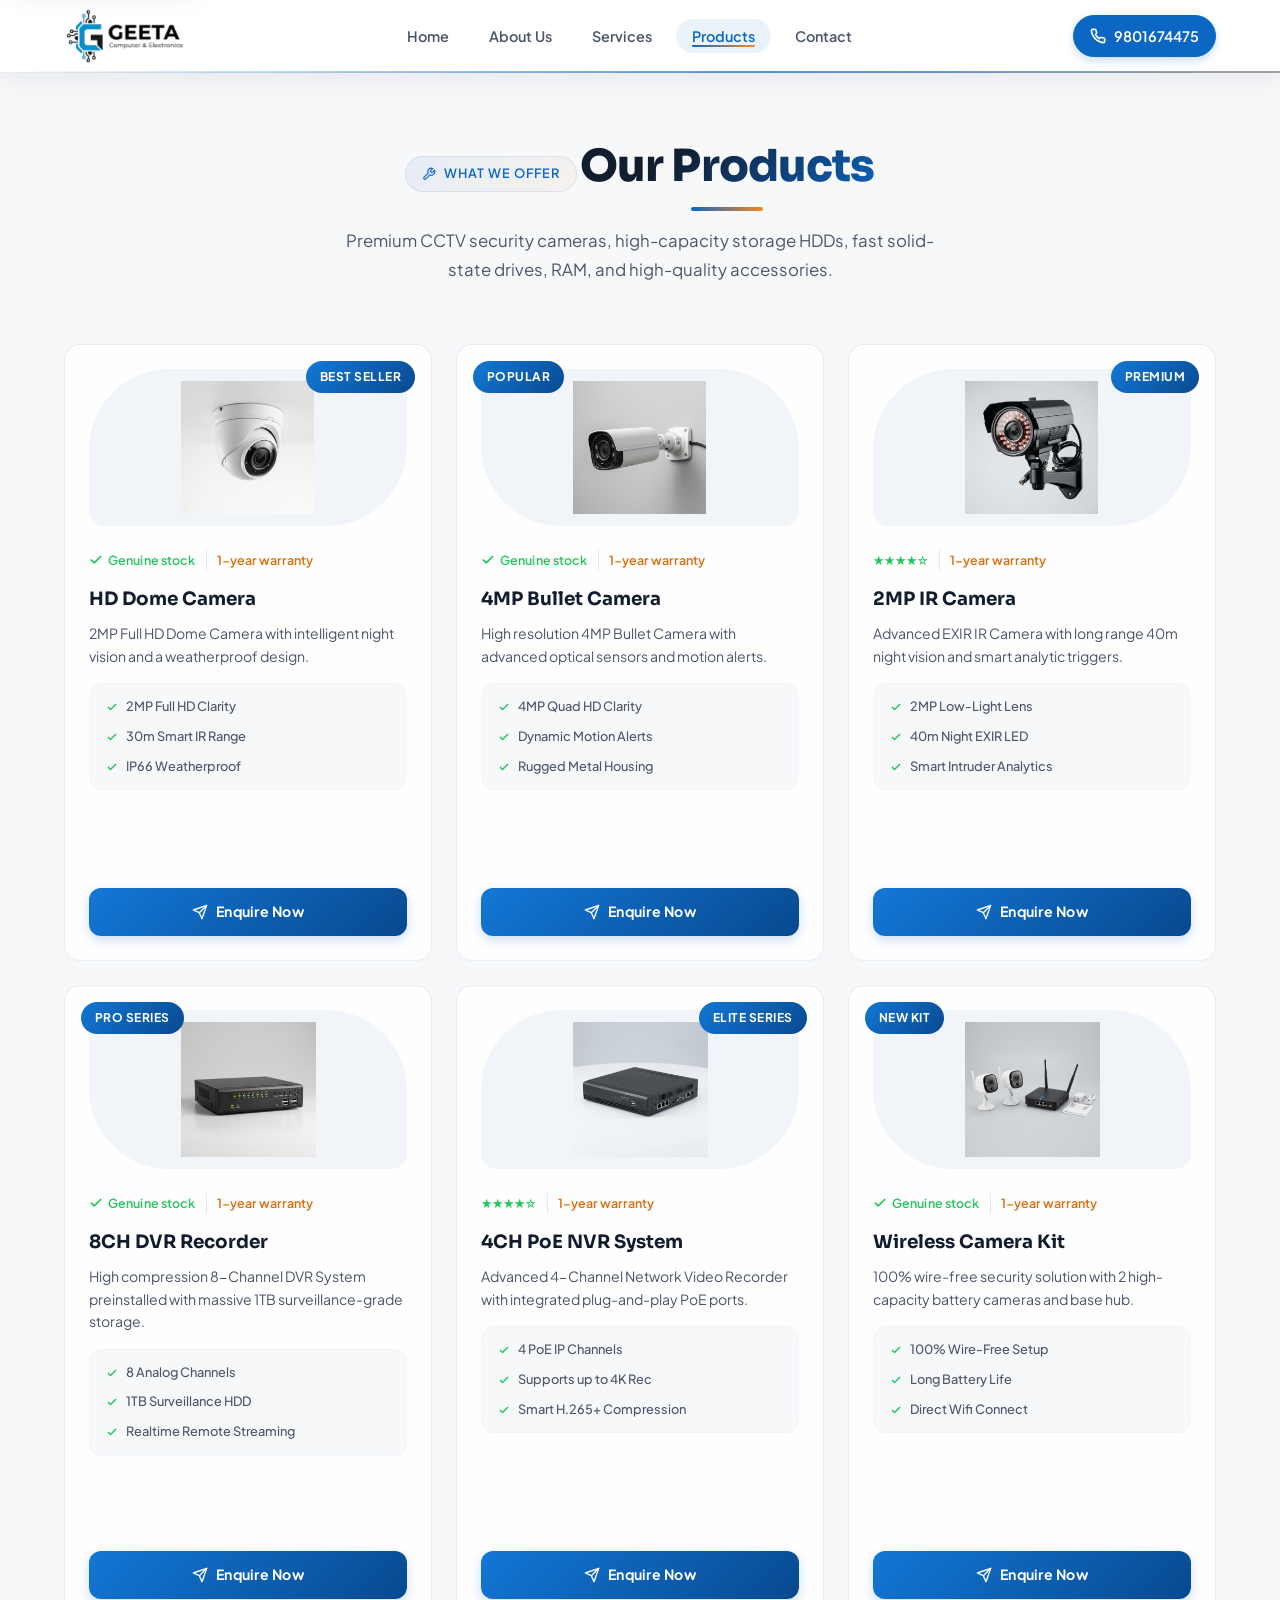
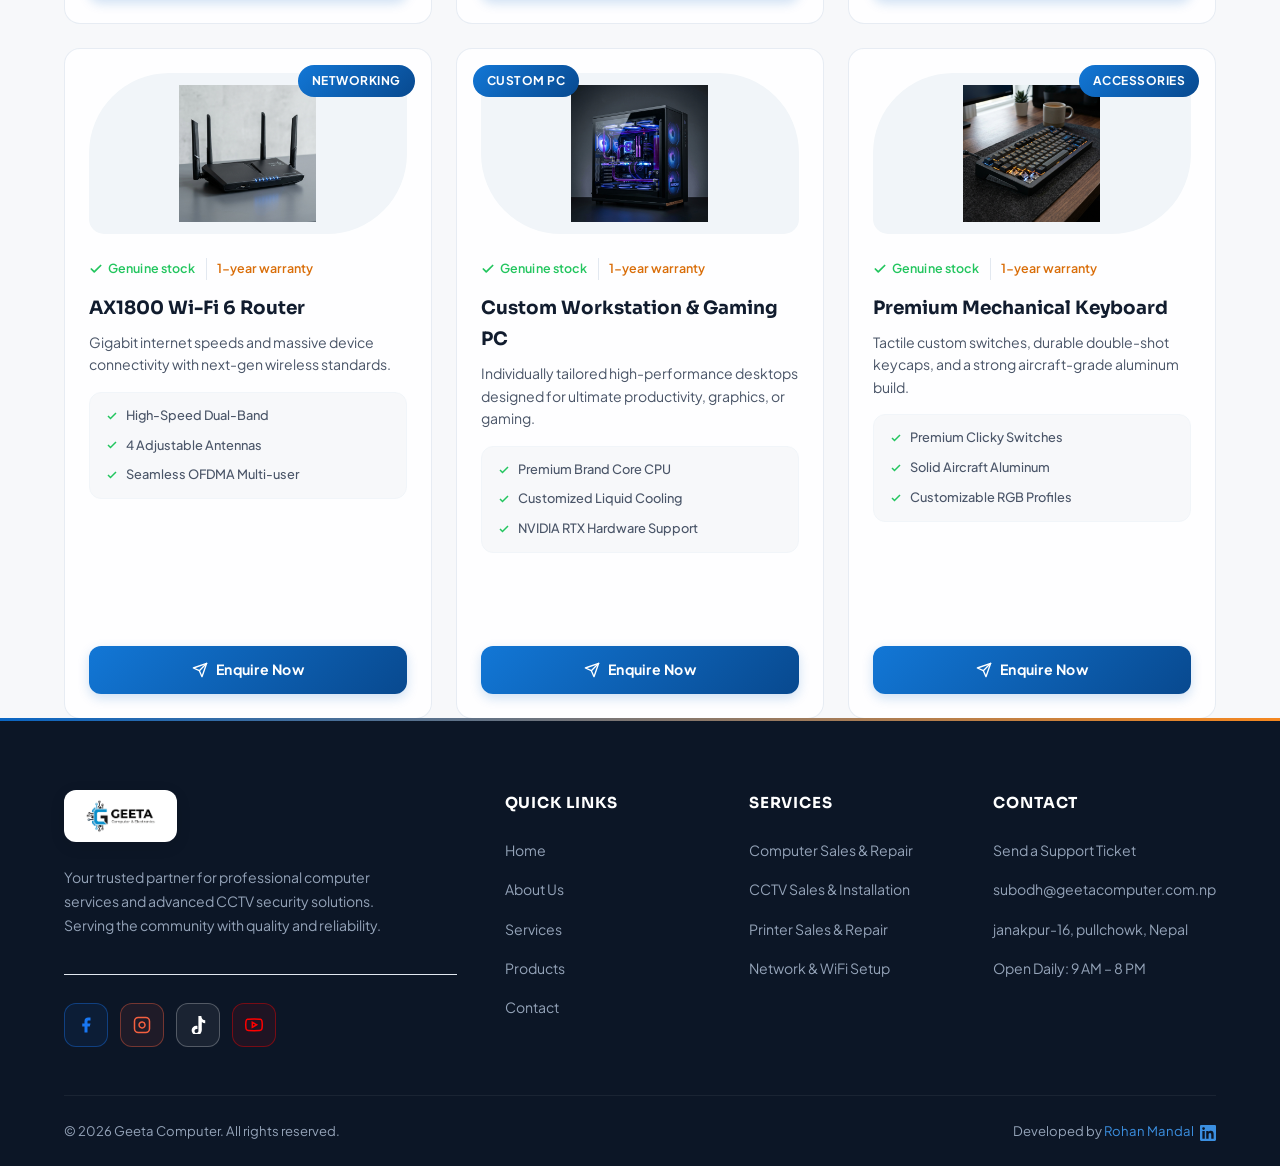
<file: products.html>
<!DOCTYPE html>
<html lang="en">

<head>
    <meta charset="UTF-8">
    <meta name="viewport" content="width=device-width, initial-scale=1.0">
    <title>Geeta Computer — Products</title>
    <meta name="description"
        content="Buy genuine IT and security products from Geeta Computer. High-definition dome/bullet CCTV cameras, DVR/NVR surveillance recorders, fast SSDs, RAM upgrades, and custom accessories.">
    <meta name="keywords"
        content="CCTV camera, surveillance recorder, DVR, NVR, hard drive, HDD, storage, SSD, Kingston, WD Purple, Seagate SkyHawk, Crucial RAM, computer parts, Geeta Computer">
    <meta name="author" content="Geeta Computer">
    <meta name="theme-color" content="#0c1626">

    <!-- Open Graph -->
    <meta property="og:title" content="Geeta Computer — Products">
    <meta property="og:description"
        content="Buy genuine IT and security products. Premium CCTV cameras, storage, and upgrades.">
    <meta property="og:type" content="website">
    <meta property="og:url" content="https://geetacomputer.com.np/products">
    <meta property="og:image" content="https://geetacomputer.com.np/images/logo.png">
    <meta property="og:locale" content="en_NP">

    <!-- Twitter -->
    <meta name="twitter:card" content="summary_large_image">
    <meta name="twitter:title" content="Geeta Computer — Products">
    <meta name="twitter:description"
        content="Premium security cameras, storage, and performance computer upgrades in Janakpur, Nepal.">
    <meta name="twitter:image" content="https://geetacomputer.com.np/images/logo.png">

    <!-- Favicon / Site Icon -->
    <link rel="shortcut icon" href="/favicon.ico" type="image/x-icon">
    <link rel="icon" type="image/png" sizes="16x16" href="/images/logo_mark.png">
    <link rel="icon" type="image/png" sizes="32x32" href="/images/logo_mark.png">
    <link rel="icon" type="image/png" sizes="48x48" href="/images/logo_mark.png">
    <link rel="icon" type="image/png" sizes="96x96" href="/images/logo_mark.png">
    <link rel="icon" type="image/png" sizes="192x192" href="/images/logo_mark.png">
    <link rel="apple-touch-icon" sizes="180x180" href="/images/logo_mark.png">

    <!-- Fonts -->
    <link rel="preconnect" href="https://fonts.googleapis.com">
    <link rel="preconnect" href="https://fonts.gstatic.com" crossorigin>
    <link
        href="https://fonts.googleapis.com/css2?family=Sora:wght@500;600;700;800&family=Plus+Jakarta+Sans:wght@400;500;600;700&display=swap"
        rel="stylesheet">

    <link rel="stylesheet" href="https://cdnjs.cloudflare.com/ajax/libs/font-awesome/6.4.0/css/all.min.css">
    <link rel="stylesheet" href="css/base.css">
    <link rel="stylesheet" href="css/products.css">
</head>

<body>

    <a href="#solutions" class="skip-link">Skip to main content</a>

    <!-- Scroll progress indicator -->
    <div class="scroll-progress" id="scrollProgress"></div>

    <!-- Subtle film-grain texture for depth -->
    <div class="grain-overlay" aria-hidden="true"></div>

    <!-- ===== HEADER ===== -->
    <header class="header scrolled" id="header"></header>

    <!-- ===== SOLUTIONS (Services + Products merged) ===== -->
    <section id="solutions" class="solutions">
        <!-- Glowing Ambient Nodes -->
        <div class="ambient-glow glow-1"></div>
        <div class="ambient-glow glow-2"></div>

        <div class="container">
            <div class="section-header reveal-scale">
                <div class="section-tag">
                    <svg width="14" height="14" viewBox="0 0 24 24" fill="none" stroke="currentColor" stroke-width="2">
                        <path
                            d="M14.7 6.3a1 1 0 0 0 0 1.4l1.6 1.6a1 1 0 0 0 1.4 0l3.77-3.77a6 6 0 0 1-7.94 7.94l-6.91 6.91a2.12 2.12 0 0 1-3-3l6.91-6.91a6 6 0 0 1 7.94-7.94l-3.76 3.76z" />
                    </svg>
                    What We Offer
                </div>
                <h2 class="section-title">Our Products</h2>
                <p class="section-subtitle">Premium CCTV security cameras, high-capacity storage HDDs, fast solid-state drives, RAM, and high-quality accessories.</p>
            </div>

            <!-- Services Panel (Hidden) -->
            <div class="solutions-panel" id="panelServices" style="display:none !important;">
                    <div class="services-grid">
                        <!-- Service 1: Computer & Laptop Sales -->
                        <div class="service-card" data-category="computers">
                            <div class="service-image-wrapper">
                                <img src="images/service_sales.png" alt="Computer & Laptop Sales" loading="lazy">
                                <div class="service-tag-badge">Sales</div>
                            </div>
                            <div class="service-card-body">
                                <div class="service-icon">
                                    <svg viewBox="0 0 24 24" fill="none" stroke="currentColor" stroke-width="2"
                                        stroke-linecap="round" stroke-linejoin="round">
                                        <rect x="2" y="4" width="20" height="12" rx="2" ry="2" />
                                        <line x1="2" y1="20" x2="22" y2="20" />
                                        <line x1="12" y1="16" x2="12" y2="20" />
                                    </svg>
                                </div>
                                <div class="service-info-text">
                                    <h3>Computer & Laptop Sales</h3>
                                    <p>Wide selection of high-performance laptops and desktops from top brands,
                                        customized to match your work, study, or business needs.</p>
                                </div>
                            </div>
                            <div class="service-footer">
                                <a href="/contact" class="service-cta">
                                    <span>Inquire Models</span>
                                    <svg class="cta-arrow" width="16" height="16" viewBox="0 0 24 24" fill="none"
                                        stroke="currentColor" stroke-width="2.5" stroke-linecap="round"
                                        stroke-linejoin="round">
                                        <line x1="5" y1="12" x2="19" y2="12"></line>
                                        <polyline points="12 5 19 12 12 19"></polyline>
                                    </svg>
                                </a>
                            </div>
                        </div>

                        <!-- Service 2: Computer & Laptop Repair -->
                        <div class="service-card" data-category="repairs">
                            <div class="service-image-wrapper">
                                <img src="images/service_repair.png" alt="Computer & Laptop Repair" loading="lazy">
                                <div class="service-tag-badge">Hardware Repair</div>
                            </div>
                            <div class="service-card-body">
                                <div class="service-icon">
                                    <svg viewBox="0 0 24 24" fill="none" stroke="currentColor" stroke-width="2"
                                        stroke-linecap="round" stroke-linejoin="round">
                                        <path
                                            d="M14.7 6.3a1 1 0 0 0 0 1.4l1.6 1.6a1 1 0 0 0 1.4 0l3.77-3.77a6 6 0 0 1-7.94 7.94l-6.91 6.91a2.12 2.12 0 0 1-3-3l6.91-6.91a6 6 0 0 1 7.94-7.94l-3.76 3.76z" />
                                    </svg>
                                </div>
                                <div class="service-info-text">
                                    <h3>Computer & Laptop Repair</h3>
                                    <p>Expert hardware diagnostics, chip-level motherboard repairs, screen replacements,
                                        keyboard repairs, and fluid damage cleaning.</p>
                                </div>
                            </div>
                            <div class="service-footer">
                                <a href="/contact" class="service-cta">
                                    <span>Book Repair</span>
                                    <svg class="cta-arrow" width="16" height="16" viewBox="0 0 24 24" fill="none"
                                        stroke="currentColor" stroke-width="2.5" stroke-linecap="round"
                                        stroke-linejoin="round">
                                        <line x1="5" y1="12" x2="19" y2="12"></line>
                                        <polyline points="12 5 19 12 12 19"></polyline>
                                    </svg>
                                </a>
                            </div>
                        </div>

                        <!-- Service 3: Printer Sales & Repair -->
                        <div class="service-card" data-category="repairs">
                            <div class="service-image-wrapper">
                                <img src="images/printer repair.png" alt="Printer Sales & Repair" loading="lazy">
                                <div class="service-tag-badge">Printers</div>
                            </div>
                            <div class="service-card-body">
                                <div class="service-icon">
                                    <svg viewBox="0 0 24 24" fill="none" stroke="currentColor" stroke-width="2"
                                        stroke-linecap="round" stroke-linejoin="round">
                                        <polyline points="6 9 6 2 18 2 18 9" />
                                        <path
                                            d="M6 18H4a2 2 0 0 1-2-2v-5a2 2 0 0 1 2-2h16a2 2 0 0 1 2 2v5a2 2 0 0 1-2 2h-2" />
                                        <rect x="6" y="14" width="12" height="8" />
                                    </svg>
                                </div>
                                <div class="service-info-text">
                                    <h3>Printer Sales & Repair</h3>
                                    <p>Sales of modern printers and professional repair services. We handle laser jets,
                                        inkjets, toner refilling, and component replacements.</p>
                                </div>
                            </div>
                            <div class="service-footer">
                                <a href="/contact" class="service-cta">
                                    <span>Get Service</span>
                                    <svg class="cta-arrow" width="16" height="16" viewBox="0 0 24 24" fill="none"
                                        stroke="currentColor" stroke-width="2.5" stroke-linecap="round"
                                        stroke-linejoin="round">
                                        <line x1="5" y1="12" x2="19" y2="12"></line>
                                        <polyline points="12 5 19 12 12 19"></polyline>
                                    </svg>
                                </a>
                            </div>
                        </div>

                        <!-- Service 4: CCTV Camera Sales -->
                        <div class="service-card" data-category="cctv">
                            <div class="service-image-wrapper">
                                <img src="images/service_cctv_install.png" alt="CCTV Camera Sales" loading="lazy">
                                <div class="service-tag-badge">Security Sales</div>
                            </div>
                            <div class="service-card-body">
                                <div class="service-icon">
                                    <svg viewBox="0 0 24 24" fill="none" stroke="currentColor" stroke-width="2"
                                        stroke-linecap="round" stroke-linejoin="round">
                                        <path d="M2 10a10 10 0 0 1 20 0H2z" />
                                        <path d="M6 10a6 6 0 0 0 12 0" />
                                        <circle cx="12" cy="10" r="2" />
                                        <path d="M12 2v2M4 4v2M20 4v2" />
                                    </svg>
                                </div>
                                <div class="service-info-text">
                                    <h3>CCTV Camera Sales</h3>
                                    <p>Offering high-definition dome, bullet, IP, and wireless smart cameras from
                                        leading global manufacturers for ultimate reliability.</p>
                                </div>
                            </div>
                            <div class="service-footer">
                                <a href="#solutions" onclick="switchTab('products')" class="service-cta">
                                    <span>Browse Products</span>
                                    <svg class="cta-arrow" width="16" height="16" viewBox="0 0 24 24" fill="none"
                                        stroke="currentColor" stroke-width="2.5" stroke-linecap="round"
                                        stroke-linejoin="round">
                                        <line x1="5" y1="12" x2="19" y2="12"></line>
                                        <polyline points="12 5 19 12 12 19"></polyline>
                                    </svg>
                                </a>
                            </div>
                        </div>

                        <!-- Service 5: CCTV Installation -->
                        <div class="service-card" data-category="cctv">
                            <div class="service-image-wrapper">
                                <img src="images/cctv_installation.png" alt="CCTV Installation" loading="lazy">
                                <div class="service-tag-badge">Surveillance</div>
                            </div>
                            <div class="service-card-body">
                                <div class="service-icon">
                                    <svg viewBox="0 0 24 24" fill="none" stroke="currentColor" stroke-width="2"
                                        stroke-linecap="round" stroke-linejoin="round">
                                        <rect x="2" y="6" width="14" height="8" rx="1" />
                                        <path d="M1 5l16 1" />
                                        <path d="M16 8l5-3v10l-5-3" />
                                        <path d="M7 14v4l5 3" />
                                    </svg>
                                </div>
                                <div class="service-info-text">
                                    <h3>CCTV Installation</h3>
                                    <p>Professional positioning, wiring, setup, and configuration of DVR/NVR
                                        surveillance recorders with mobile live-view access.</p>
                                </div>
                            </div>
                            <div class="service-footer">
                                <a href="/contact" class="service-cta">
                                    <span>Get Quote</span>
                                    <svg class="cta-arrow" width="16" height="16" viewBox="0 0 24 24" fill="none"
                                        stroke="currentColor" stroke-width="2.5" stroke-linecap="round"
                                        stroke-linejoin="round">
                                        <line x1="5" y1="12" x2="19" y2="12"></line>
                                        <polyline points="12 5 19 12 12 19"></polyline>
                                    </svg>
                                </a>
                            </div>
                        </div>

                        <!-- Service 6: Network Setup & WiFi Installation -->
                        <div class="service-card" data-category="networking">
                            <div class="service-image-wrapper">
                                <img src="images/Network.png" alt="Network & WiFi Setup" loading="lazy">
                                <div class="service-tag-badge">Infrastructure</div>
                            </div>
                            <div class="service-card-body">
                                <div class="service-icon">
                                    <svg viewBox="0 0 24 24" fill="none" stroke="currentColor" stroke-width="2"
                                        stroke-linecap="round" stroke-linejoin="round">
                                        <path d="M5 12.55a11 11 0 0 1 14.08 0" />
                                        <path d="M1.42 9a16 16 0 0 1 21.16 0" />
                                        <path d="M8.53 16.11a6 6 0 0 1 6.95 0" />
                                        <circle cx="12" cy="20" r="1" />
                                    </svg>
                                </div>
                                <div class="service-info-text">
                                    <h3>Network & WiFi Setup</h3>
                                    <p>Designing secure networks, routing, switch management, office LAN cabling, and
                                        extending wireless range to cover dead zones.</p>
                                </div>
                            </div>
                            <div class="service-footer">
                                <a href="/contact" class="service-cta">
                                    <span>Check Coverage</span>
                                    <svg class="cta-arrow" width="16" height="16" viewBox="0 0 24 24" fill="none"
                                        stroke="currentColor" stroke-width="2.5" stroke-linecap="round"
                                        stroke-linejoin="round">
                                        <line x1="5" y1="12" x2="19" y2="12"></line>
                                        <polyline points="12 5 19 12 12 19"></polyline>
                                    </svg>
                                </a>
                            </div>
                        </div>

                        <!-- Service 7: Software Installation -->
                        <div class="service-card" data-category="repairs">
                            <div class="service-image-wrapper">
                                <img src="images/service_repair.png" alt="Software Installation" loading="lazy">
                                <div class="service-tag-badge">Software</div>
                            </div>
                            <div class="service-card-body">
                                <div class="service-icon">
                                    <svg viewBox="0 0 24 24" fill="none" stroke="currentColor" stroke-width="2"
                                        stroke-linecap="round" stroke-linejoin="round">
                                        <path d="M21 15v4a2 2 0 0 1-2 2H5a2 2 0 0 1-2-2v-4" />
                                        <polyline points="7 10 12 15 17 10" />
                                        <line x1="12" y1="15" x2="12" y2="3" />
                                    </svg>
                                </div>
                                <div class="service-info-text">
                                    <h3>Software Installation</h3>
                                    <p>Seamless operating system setups (Windows/macOS), antivirus deployment, driver
                                        configurations, and productivity software installs.</p>
                                </div>
                            </div>
                            <div class="service-footer">
                                <a href="/contact" class="service-cta">
                                    <span>Request Software</span>
                                    <svg class="cta-arrow" width="16" height="16" viewBox="0 0 24 24" fill="none"
                                        stroke="currentColor" stroke-width="2.5" stroke-linecap="round"
                                        stroke-linejoin="round">
                                        <line x1="5" y1="12" x2="19" y2="12"></line>
                                        <polyline points="12 5 19 12 12 19"></polyline>
                                    </svg>
                                </a>
                            </div>
                        </div>

                        <!-- Service 8: Security System Setup -->
                        <div class="service-card" data-category="cctv">
                            <div class="service-image-wrapper">
                                <img src="images/service_cctv_install.png" alt="Security System Setup" loading="lazy">
                                <div class="service-tag-badge">Advanced Security</div>
                            </div>
                            <div class="service-card-body">
                                <div class="service-icon">
                                    <svg viewBox="0 0 24 24" fill="none" stroke="currentColor" stroke-width="2"
                                        stroke-linecap="round" stroke-linejoin="round">
                                        <path d="M12 22s8-4 8-10V5l-8-3-8 3v7c0 6 8 10 8 10z" />
                                    </svg>
                                </div>
                                <div class="service-info-text">
                                    <h3>Security System Setup</h3>
                                    <p>Integrate robust physical and cyber security, biometric scanners, door access
                                        systems, and automated intruder alarms.</p>
                                </div>
                            </div>
                            <div class="service-footer">
                                <a href="/contact" class="service-cta">
                                    <span>Plan Layout</span>
                                    <svg class="cta-arrow" width="16" height="16" viewBox="0 0 24 24" fill="none"
                                        stroke="currentColor" stroke-width="2.5" stroke-linecap="round"
                                        stroke-linejoin="round">
                                        <line x1="5" y1="12" x2="19" y2="12"></line>
                                        <polyline points="12 5 19 12 12 19"></polyline>
                                    </svg>
                                </a>
                            </div>
                        </div>

                        <!-- Service 9: Computer Accessories Sales -->
                        <div class="service-card" data-category="accessories">
                            <div class="service-image-wrapper">
                                <img src="images/service_sales.png" alt="Computer Accessories Sales" loading="lazy">
                                <div class="service-tag-badge">Upgrades</div>
                            </div>
                            <div class="service-card-body">
                                <div class="service-icon">
                                    <svg viewBox="0 0 24 24" fill="none" stroke="currentColor" stroke-width="2"
                                        stroke-linecap="round" stroke-linejoin="round">
                                        <rect x="5" y="2" width="14" height="20" rx="7" />
                                        <line x1="12" y1="2" x2="12" y2="12" />
                                        <line x1="5" y1="12" x2="19" y2="12" />
                                    </svg>
                                </div>
                                <div class="service-info-text">
                                    <h3>Computer Accessories Sales</h3>
                                    <p>Get 100% genuine components: mechanical keyboards, ergonomic mice, SSDs, RAM
                                        upgrades, monitors, cables, and power adapters.</p>
                                </div>
                            </div>
                            <div class="service-footer">
                                <a href="#solutions" onclick="switchTab('products')" class="service-cta">
                                    <span>View Hardware</span>
                                    <svg class="cta-arrow" width="16" height="16" viewBox="0 0 24 24" fill="none"
                                        stroke="currentColor" stroke-width="2.5" stroke-linecap="round"
                                        stroke-linejoin="round">
                                        <line x1="5" y1="12" x2="19" y2="12"></line>
                                        <polyline points="12 5 19 12 12 19"></polyline>
                                    </svg>
                                </a>
                            </div>
                        </div>

                        <!-- Service 10: Custom PC Build -->
                        <div class="service-card" data-category="computers">
                            <div class="service-image-wrapper">
                                <img src="images/service_sales.png" alt="Custom PC Build" loading="lazy">
                                <div class="service-tag-badge">PC Customizer</div>
                            </div>
                            <div class="service-card-body">
                                <div class="service-icon">
                                    <svg viewBox="0 0 24 24" fill="none" stroke="currentColor" stroke-width="2"
                                        stroke-linecap="round" stroke-linejoin="round">
                                        <rect x="4" y="4" width="16" height="16" rx="2" />
                                        <rect x="9" y="9" width="6" height="6" />
                                        <line x1="9" y1="1" x2="9" y2="4" />
                                        <line x1="15" y1="1" x2="15" y2="4" />
                                        <line x1="9" y1="20" x2="9" y2="23" />
                                        <line x1="15" y1="20" x2="15" y2="23" />
                                        <line x1="20" y1="9" x2="23" y2="9" />
                                        <line x1="20" y1="14" x2="23" y2="14" />
                                        <line x1="1" y1="9" x2="4" y2="9" />
                                        <line x1="1" y1="14" x2="4" y2="14" />
                                    </svg>
                                </div>
                                <div class="service-info-text">
                                    <h3>Custom PC Build</h3>
                                    <p>Tailored high-performance desktop setups built specifically for gaming, video
                                        editing, graphics design, and office workstation environments.</p>
                                </div>
                            </div>
                            <div class="service-footer">
                                <a href="/contact" class="service-cta">
                                    <span>Configure Rig</span>
                                    <svg class="cta-arrow" width="16" height="16" viewBox="0 0 24 24" fill="none"
                                        stroke="currentColor" stroke-width="2.5" stroke-linecap="round"
                                        stroke-linejoin="round">
                                        <line x1="5" y1="12" x2="19" y2="12"></line>
                                        <polyline points="12 5 19 12 12 19"></polyline>
                                    </svg>
                                </a>
                            </div>
                        </div>
                    </div>
                </div>

                <!-- Products Panel -->
                <div class="solutions-panel active" id="panelProducts" style="display:block !important;">
                    <div class="products-grid">
                        <!-- Product 1: Dome Camera -->
                        <div class="product-card" data-category="cameras" id="product-1">
                            <div class="product-badge">Best Seller</div>
                            <div class="product-image-wrapper">
                                <img src="images/dome_camera.png" alt="HD Dome Camera" loading="lazy">
                            </div>
                            <div class="product-body">
                                <div class="product-rating">
                                    <span class="stars"><svg width="14" height="14" viewBox="0 0 24 24" fill="none"
                                            stroke="currentColor" stroke-width="3" stroke-linecap="round"
                                            stroke-linejoin="round">
                                            <polyline points="20 6 9 17 4 12"></polyline>
                                        </svg> Genuine stock</span>
                                    <span class="count">1-year warranty</span>
                                </div>
                                <h3>HD Dome Camera</h3>
                                <p class="product-desc">2MP Full HD Dome Camera with intelligent night vision and a
                                    weatherproof design.</p>

                                <div class="product-specs">
                                    <div class="spec-item"><svg width="12" height="12" viewBox="0 0 24 24" fill="none"
                                            stroke="currentColor" stroke-width="3">
                                            <polyline points="20 6 9 17 4 12"></polyline>
                                        </svg> 2MP Full HD Clarity</div>
                                    <div class="spec-item"><svg width="12" height="12" viewBox="0 0 24 24" fill="none"
                                            stroke="currentColor" stroke-width="3">
                                            <polyline points="20 6 9 17 4 12"></polyline>
                                        </svg> 30m Smart IR Range</div>
                                    <div class="spec-item"><svg width="12" height="12" viewBox="0 0 24 24" fill="none"
                                            stroke="currentColor" stroke-width="3">
                                            <polyline points="20 6 9 17 4 12"></polyline>
                                        </svg> IP66 Weatherproof</div>
                                </div>

                                <div class="product-footer">
                                    <a href="/contact" class="btn btn-enquire-now" data-product="HD Dome Camera">
                                        <svg width="16" height="16" viewBox="0 0 24 24" fill="none"
                                            stroke="currentColor" stroke-width="2" stroke-linecap="round"
                                            stroke-linejoin="round">
                                            <line x1="22" y1="2" x2="11" y2="13" />
                                            <polygon points="22 2 15 22 11 13 2 9 22 2" />
                                        </svg>
                                        <span>Enquire Now</span>
                                    </a>
                                </div>
                            </div>
                        </div>

                        <!-- Product 2: Bullet Camera -->
                        <div class="product-card" data-category="cameras" id="product-2">
                            <div class="product-badge">Popular</div>
                            <div class="product-image-wrapper">
                                <img src="images/bullet_camera.png" alt="4MP Bullet Camera" loading="lazy">
                            </div>
                            <div class="product-body">
                                <div class="product-rating">
                                    <span class="stars"><svg width="14" height="14" viewBox="0 0 24 24" fill="none"
                                            stroke="currentColor" stroke-width="3" stroke-linecap="round"
                                            stroke-linejoin="round">
                                            <polyline points="20 6 9 17 4 12"></polyline>
                                        </svg> Genuine stock</span>
                                    <span class="count">1-year warranty</span>
                                </div>
                                <h3>4MP Bullet Camera</h3>
                                <p class="product-desc">High resolution 4MP Bullet Camera with advanced optical sensors
                                    and motion alerts.</p>

                                <div class="product-specs">
                                    <div class="spec-item"><svg width="12" height="12" viewBox="0 0 24 24" fill="none"
                                            stroke="currentColor" stroke-width="3">
                                            <polyline points="20 6 9 17 4 12"></polyline>
                                        </svg> 4MP Quad HD Clarity</div>
                                    <div class="spec-item"><svg width="12" height="12" viewBox="0 0 24 24" fill="none"
                                            stroke="currentColor" stroke-width="3">
                                            <polyline points="20 6 9 17 4 12"></polyline>
                                        </svg> Dynamic Motion Alerts</div>
                                    <div class="spec-item"><svg width="12" height="12" viewBox="0 0 24 24" fill="none"
                                            stroke="currentColor" stroke-width="3">
                                            <polyline points="20 6 9 17 4 12"></polyline>
                                        </svg> Rugged Metal Housing</div>
                                </div>

                                <div class="product-footer">
                                    <a href="/contact" class="btn btn-enquire-now" data-product="4MP Bullet Camera">
                                        <svg width="16" height="16" viewBox="0 0 24 24" fill="none"
                                            stroke="currentColor" stroke-width="2" stroke-linecap="round"
                                            stroke-linejoin="round">
                                            <line x1="22" y1="2" x2="11" y2="13" />
                                            <polygon points="22 2 15 22 11 13 2 9 22 2" />
                                        </svg>
                                        <span>Enquire Now</span>
                                    </a>
                                </div>
                            </div>
                        </div>

                        <!-- Product 3: IR Camera -->
                        <div class="product-card" data-category="cameras" id="product-3">
                            <div class="product-badge">Premium</div>
                            <div class="product-image-wrapper">
                                <img src="images/ir_camera.png" alt="2MP IR Camera" loading="lazy">
                            </div>
                            <div class="product-body">
                                <div class="product-rating">
                                    <span class="stars">★★★★☆</span>
                                    <span class="count">1-year warranty</span>
                                </div>
                                <h3>2MP IR Camera</h3>
                                <p class="product-desc">Advanced EXIR IR Camera with long range 40m night vision and
                                    smart analytic triggers.</p>

                                <div class="product-specs">
                                    <div class="spec-item"><svg width="12" height="12" viewBox="0 0 24 24" fill="none"
                                            stroke="currentColor" stroke-width="3">
                                            <polyline points="20 6 9 17 4 12"></polyline>
                                        </svg> 2MP Low-Light Lens</div>
                                    <div class="spec-item"><svg width="12" height="12" viewBox="0 0 24 24" fill="none"
                                            stroke="currentColor" stroke-width="3">
                                            <polyline points="20 6 9 17 4 12"></polyline>
                                        </svg> 40m Night EXIR LED</div>
                                    <div class="spec-item"><svg width="12" height="12" viewBox="0 0 24 24" fill="none"
                                            stroke="currentColor" stroke-width="3">
                                            <polyline points="20 6 9 17 4 12"></polyline>
                                        </svg> Smart Intruder Analytics</div>
                                </div>

                                <div class="product-footer">
                                    <a href="/contact" class="btn btn-enquire-now" data-product="2MP IR Camera">
                                        <svg width="16" height="16" viewBox="0 0 24 24" fill="none"
                                            stroke="currentColor" stroke-width="2" stroke-linecap="round"
                                            stroke-linejoin="round">
                                            <line x1="22" y1="2" x2="11" y2="13" />
                                            <polygon points="22 2 15 22 11 13 2 9 22 2" />
                                        </svg>
                                        <span>Enquire Now</span>
                                    </a>
                                </div>
                            </div>
                        </div>

                        <!-- Product 4: DVR System -->
                        <div class="product-card" data-category="recorders" id="product-4">
                            <div class="product-badge">Pro Series</div>
                            <div class="product-image-wrapper">
                                <img src="images/dvr_system.png" alt="8CH DVR System" loading="lazy">
                            </div>
                            <div class="product-body">
                                <div class="product-rating">
                                    <span class="stars"><svg width="14" height="14" viewBox="0 0 24 24" fill="none"
                                            stroke="currentColor" stroke-width="3" stroke-linecap="round"
                                            stroke-linejoin="round">
                                            <polyline points="20 6 9 17 4 12"></polyline>
                                        </svg> Genuine stock</span>
                                    <span class="count">1-year warranty</span>
                                </div>
                                <h3>8CH DVR Recorder</h3>
                                <p class="product-desc">High compression 8-Channel DVR System preinstalled with massive
                                    1TB surveillance-grade storage.</p>

                                <div class="product-specs">
                                    <div class="spec-item"><svg width="12" height="12" viewBox="0 0 24 24" fill="none"
                                            stroke="currentColor" stroke-width="3">
                                            <polyline points="20 6 9 17 4 12"></polyline>
                                        </svg> 8 Analog Channels</div>
                                    <div class="spec-item"><svg width="12" height="12" viewBox="0 0 24 24" fill="none"
                                            stroke="currentColor" stroke-width="3">
                                            <polyline points="20 6 9 17 4 12"></polyline>
                                        </svg> 1TB Surveillance HDD</div>
                                    <div class="spec-item"><svg width="12" height="12" viewBox="0 0 24 24" fill="none"
                                            stroke="currentColor" stroke-width="3">
                                            <polyline points="20 6 9 17 4 12"></polyline>
                                        </svg> Realtime Remote Streaming</div>
                                </div>

                                <div class="product-footer">
                                    <a href="/contact" class="btn btn-enquire-now" data-product="8CH DVR System">
                                        <svg width="16" height="16" viewBox="0 0 24 24" fill="none"
                                            stroke="currentColor" stroke-width="2" stroke-linecap="round"
                                            stroke-linejoin="round">
                                            <line x1="22" y1="2" x2="11" y2="13" />
                                            <polygon points="22 2 15 22 11 13 2 9 22 2" />
                                        </svg>
                                        <span>Enquire Now</span>
                                    </a>
                                </div>
                            </div>
                        </div>

                        <!-- Product 5: NVR System -->
                        <div class="product-card" data-category="recorders" id="product-5">
                            <div class="product-badge">Elite Series</div>
                            <div class="product-image-wrapper">
                                <img src="images/nvr_system.png" alt="NVR System 4CH" loading="lazy">
                            </div>
                            <div class="product-body">
                                <div class="product-rating">
                                    <span class="stars">★★★★☆</span>
                                    <span class="count">1-year warranty</span>
                                </div>
                                <h3>4CH PoE NVR System</h3>
                                <p class="product-desc">Advanced 4-Channel Network Video Recorder with integrated
                                    plug-and-play PoE ports.</p>

                                <div class="product-specs">
                                    <div class="spec-item"><svg width="12" height="12" viewBox="0 0 24 24" fill="none"
                                            stroke="currentColor" stroke-width="3">
                                            <polyline points="20 6 9 17 4 12"></polyline>
                                        </svg> 4 PoE IP Channels</div>
                                    <div class="spec-item"><svg width="12" height="12" viewBox="0 0 24 24" fill="none"
                                            stroke="currentColor" stroke-width="3">
                                            <polyline points="20 6 9 17 4 12"></polyline>
                                        </svg> Supports up to 4K Rec</div>
                                    <div class="spec-item"><svg width="12" height="12" viewBox="0 0 24 24" fill="none"
                                            stroke="currentColor" stroke-width="3">
                                            <polyline points="20 6 9 17 4 12"></polyline>
                                        </svg> Smart H.265+ Compression</div>
                                </div>

                                <div class="product-footer">
                                    <a href="/contact" class="btn btn-enquire-now" data-product="4CH PoE NVR System">
                                        <svg width="16" height="16" viewBox="0 0 24 24" fill="none"
                                            stroke="currentColor" stroke-width="2" stroke-linecap="round"
                                            stroke-linejoin="round">
                                            <line x1="22" y1="2" x2="11" y2="13" />
                                            <polygon points="22 2 15 22 11 13 2 9 22 2" />
                                        </svg>
                                        <span>Enquire Now</span>
                                    </a>
                                </div>
                            </div>
                        </div>

                        <!-- Product 6: Wireless Kit -->
                        <div class="product-card" data-category="cameras" id="product-6">
                            <div class="product-badge">New Kit</div>
                            <div class="product-image-wrapper">
                                <img src="images/wireless_kit.png" alt="Wireless Camera Kit" loading="lazy">
                            </div>
                            <div class="product-body">
                                <div class="product-rating">
                                    <span class="stars"><svg width="14" height="14" viewBox="0 0 24 24" fill="none"
                                            stroke="currentColor" stroke-width="3" stroke-linecap="round"
                                            stroke-linejoin="round">
                                            <polyline points="20 6 9 17 4 12"></polyline>
                                        </svg> Genuine stock</span>
                                    <span class="count">1-year warranty</span>
                                </div>
                                <h3>Wireless Camera Kit</h3>
                                <p class="product-desc">100% wire-free security solution with 2 high-capacity battery
                                    cameras and base hub.</p>

                                <div class="product-specs">
                                    <div class="spec-item"><svg width="12" height="12" viewBox="0 0 24 24" fill="none"
                                            stroke="currentColor" stroke-width="3">
                                            <polyline points="20 6 9 17 4 12"></polyline>
                                        </svg> 100% Wire-Free Setup</div>
                                    <div class="spec-item"><svg width="12" height="12" viewBox="0 0 24 24" fill="none"
                                            stroke="currentColor" stroke-width="3">
                                            <polyline points="20 6 9 17 4 12"></polyline>
                                        </svg> Long Battery Life</div>
                                    <div class="spec-item"><svg width="12" height="12" viewBox="0 0 24 24" fill="none"
                                            stroke="currentColor" stroke-width="3">
                                            <polyline points="20 6 9 17 4 12"></polyline>
                                        </svg> Direct Wifi Connect</div>
                                </div>

                                <div class="product-footer">
                                    <a href="/contact" class="btn btn-enquire-now" data-product="Wireless Camera Kit">
                                        <svg width="16" height="16" viewBox="0 0 24 24" fill="none"
                                            stroke="currentColor" stroke-width="2" stroke-linecap="round"
                                            stroke-linejoin="round">
                                            <line x1="22" y1="2" x2="11" y2="13" />
                                            <polygon points="22 2 15 22 11 13 2 9 22 2" />
                                        </svg>
                                        <span>Enquire Now</span>
                                    </a>
                                </div>
                            </div>
                        </div>

                        <!-- Product 7: Wi-Fi 6 Router -->
                        <div class="product-card" data-category="upgrades" id="product-7">
                            <div class="product-badge">Networking</div>
                            <div class="product-image-wrapper">
                                <img src="images/wifi_router.png" alt="AX1800 Wi-Fi 6 Router" loading="lazy">
                            </div>
                            <div class="product-body">
                                <div class="product-rating">
                                    <span class="stars"><svg width="14" height="14" viewBox="0 0 24 24" fill="none"
                                            stroke="currentColor" stroke-width="3" stroke-linecap="round"
                                            stroke-linejoin="round">
                                            <polyline points="20 6 9 17 4 12"></polyline>
                                        </svg> Genuine stock</span>
                                    <span class="count">1-year warranty</span>
                                </div>
                                <h3>AX1800 Wi-Fi 6 Router</h3>
                                <p class="product-desc">Gigabit internet speeds and massive device connectivity with
                                    next-gen wireless standards.</p>

                                <div class="product-specs">
                                    <div class="spec-item"><svg width="12" height="12" viewBox="0 0 24 24" fill="none"
                                            stroke="currentColor" stroke-width="3">
                                            <polyline points="20 6 9 17 4 12"></polyline>
                                        </svg> High-Speed Dual-Band</div>
                                    <div class="spec-item"><svg width="12" height="12" viewBox="0 0 24 24" fill="none"
                                            stroke="currentColor" stroke-width="3">
                                            <polyline points="20 6 9 17 4 12"></polyline>
                                        </svg> 4 Adjustable Antennas</div>
                                    <div class="spec-item"><svg width="12" height="12" viewBox="0 0 24 24" fill="none"
                                            stroke="currentColor" stroke-width="3">
                                            <polyline points="20 6 9 17 4 12"></polyline>
                                        </svg> Seamless OFDMA Multi-user</div>
                                </div>

                                <div class="product-footer">
                                    <a href="/contact" class="btn btn-enquire-now" data-product="AX1800 Wi-Fi 6 Router">
                                        <svg width="16" height="16" viewBox="0 0 24 24" fill="none"
                                            stroke="currentColor" stroke-width="2" stroke-linecap="round"
                                            stroke-linejoin="round">
                                            <line x1="22" y1="2" x2="11" y2="13" />
                                            <polygon points="22 2 15 22 11 13 2 9 22 2" />
                                        </svg>
                                        <span>Enquire Now</span>
                                    </a>
                                </div>
                            </div>
                        </div>

                        <!-- Product 8: Custom Workstation PC -->
                        <div class="product-card" data-category="upgrades" id="product-8">
                            <div class="product-badge">Custom PC</div>
                            <div class="product-image-wrapper">
                                <img src="images/custom_pc.png" alt="Custom Gaming PC" loading="lazy">
                            </div>
                            <div class="product-body">
                                <div class="product-rating">
                                    <span class="stars"><svg width="14" height="14" viewBox="0 0 24 24" fill="none"
                                            stroke="currentColor" stroke-width="3" stroke-linecap="round"
                                            stroke-linejoin="round">
                                            <polyline points="20 6 9 17 4 12"></polyline>
                                        </svg> Genuine stock</span>
                                    <span class="count">1-year warranty</span>
                                </div>
                                <h3>Custom Workstation & Gaming PC</h3>
                                <p class="product-desc">Individually tailored high-performance desktops designed for
                                    ultimate productivity, graphics, or gaming.</p>

                                <div class="product-specs">
                                    <div class="spec-item"><svg width="12" height="12" viewBox="0 0 24 24" fill="none"
                                            stroke="currentColor" stroke-width="3">
                                            <polyline points="20 6 9 17 4 12"></polyline>
                                        </svg> Premium Brand Core CPU</div>
                                    <div class="spec-item"><svg width="12" height="12" viewBox="0 0 24 24" fill="none"
                                            stroke="currentColor" stroke-width="3">
                                            <polyline points="20 6 9 17 4 12"></polyline>
                                        </svg> Customized Liquid Cooling</div>
                                    <div class="spec-item"><svg width="12" height="12" viewBox="0 0 24 24" fill="none"
                                            stroke="currentColor" stroke-width="3">
                                            <polyline points="20 6 9 17 4 12"></polyline>
                                        </svg> NVIDIA RTX Hardware Support</div>
                                </div>

                                <div class="product-footer">
                                    <a href="/contact" class="btn btn-enquire-now"
                                        data-product="Custom Workstation and Gaming PC">
                                        <svg width="16" height="16" viewBox="0 0 24 24" fill="none"
                                            stroke="currentColor" stroke-width="2" stroke-linecap="round"
                                            stroke-linejoin="round">
                                            <line x1="22" y1="2" x2="11" y2="13" />
                                            <polygon points="22 2 15 22 11 13 2 9 22 2" />
                                        </svg>
                                        <span>Enquire Now</span>
                                    </a>
                                </div>
                            </div>
                        </div>

                        <!-- Product 9: Custom Keyboard -->
                        <div class="product-card" data-category="upgrades" id="product-9">
                            <div class="product-badge">Accessories</div>
                            <div class="product-image-wrapper">
                                <img src="images/keyboard.png" alt="Premium Mechanical Keyboard" loading="lazy">
                            </div>
                            <div class="product-body">
                                <div class="product-rating">
                                    <span class="stars"><svg width="14" height="14" viewBox="0 0 24 24" fill="none"
                                            stroke="currentColor" stroke-width="3" stroke-linecap="round"
                                            stroke-linejoin="round">
                                            <polyline points="20 6 9 17 4 12"></polyline>
                                        </svg> Genuine stock</span>
                                    <span class="count">1-year warranty</span>
                                </div>
                                <h3>Premium Mechanical Keyboard</h3>
                                <p class="product-desc">Tactile custom switches, durable double-shot keycaps, and a
                                    strong aircraft-grade aluminum build.</p>

                                <div class="product-specs">
                                    <div class="spec-item"><svg width="12" height="12" viewBox="0 0 24 24" fill="none"
                                            stroke="currentColor" stroke-width="3">
                                            <polyline points="20 6 9 17 4 12"></polyline>
                                        </svg> Premium Clicky Switches</div>
                                    <div class="spec-item"><svg width="12" height="12" viewBox="0 0 24 24" fill="none"
                                            stroke="currentColor" stroke-width="3">
                                            <polyline points="20 6 9 17 4 12"></polyline>
                                        </svg> Solid Aircraft Aluminum</div>
                                    <div class="spec-item"><svg width="12" height="12" viewBox="0 0 24 24" fill="none"
                                            stroke="currentColor" stroke-width="3">
                                            <polyline points="20 6 9 17 4 12"></polyline>
                                        </svg> Customizable RGB Profiles</div>
                                </div>

                                <div class="product-footer">
                                    <a href="/contact" class="btn btn-enquire-now"
                                        data-product="Premium Mechanical Keyboard">
                                        <svg width="16" height="16" viewBox="0 0 24 24" fill="none"
                                            stroke="currentColor" stroke-width="2" stroke-linecap="round"
                                            stroke-linejoin="round">
                                            <line x1="22" y1="2" x2="11" y2="13" />
                                            <polygon points="22 2 15 22 11 13 2 9 22 2" />
                                        </svg>
                                        <span>Enquire Now</span>
                                    </a>
                                </div>
                            </div>
                        </div>
                    </div>
                </div>
            </div>
        </div>
    </section>

    <!-- ===== FOOTER ===== -->
    <footer class="footer">
        <div class="container">
            <div class="footer-grid">
                <div class="footer-brand">
                    <div class="footer-logo-wrapper">
                        <img src="images/logo.png" alt="GEETA Computer & Electronics Logo">
                    </div>
                    <p>Your trusted partner for professional computer services and advanced CCTV security solutions.
                        Serving the community with quality and reliability.</p>
                    <div class="social-links">
                        <a href="https://www.facebook.com/profile.php?id=61588198299758" target="_blank" rel="noopener"
                            class="social-link" aria-label="Facebook">
                            <svg viewBox="0 0 24 24" fill="currentColor">
                                <path d="M18 2h-3a5 5 0 0 0-5 5v3H7v4h3v8h4v-8h3l1-4h-4V7a1 1 0 0 1 1-1h3z" />
                            </svg>
                        </a>
                        <a href="https://www.instagram.com/geetacomputers_and_electronics/" target="_blank"
                            rel="noopener" class="social-link" aria-label="Instagram">
                            <svg viewBox="0 0 24 24" fill="none" stroke="currentColor" stroke-width="2">
                                <rect x="2" y="2" width="20" height="20" rx="5" ry="5" />
                                <path d="M16 11.37A4 4 0 1 1 12.63 8 4 4 0 0 1 16 11.37z" />
                                <line x1="17.5" y1="6.5" x2="17.51" y2="6.5" />
                            </svg>
                        </a>
                        <a href="https://www.tiktok.com/@geeta.computer?lang=en-GB" target="_blank" rel="noopener"
                            class="social-link" aria-label="TikTok">
                            <svg viewBox="0 0 24 24" fill="currentColor">
                                <path
                                    d="M12.525.02c1.31-.02 2.61-.01 3.91-.02.08 1.53.63 3.02 1.59 4.23 1.02.82 2.27 1.37 3.6 1.57.02 1.34.01 2.68.02 4.02-1.63-.07-3.2-.67-4.48-1.7-.18 3.52-.08 7.06-.06 10.58-.09 1.62-.64 3.23-1.6 4.54-1.28 1.48-3.23 2.37-5.21 2.38-2.61.07-5.18-1.5-6.19-3.92-1.12-2.39-.49-5.46 1.48-7.2 1.51-1.39 3.69-1.89 5.67-1.33.02 1.41.01 2.82.02 4.23-1.07-.36-2.32-.08-3.11.75-.89.87-1.02 2.34-.33 3.36.72.99 2.05 1.39 3.19.98.98-.38 1.54-1.42 1.54-2.47-.04-4.8-.02-9.6-.03-14.4z" />
                            </svg>
                        </a>
                        <a href="#" class="social-link" aria-label="YouTube">
                            <svg viewBox="0 0 24 24" fill="none" stroke="currentColor" stroke-width="2">
                                <path
                                    d="M22.54 6.42a2.78 2.78 0 0 0-1.94-2C18.88 4 12 4 12 4s-6.88 0-8.6.46a2.78 2.78 0 0 0-1.94 2A29 29 0 0 0 1 11.75a29 29 0 0 0 .46 5.33A2.78 2.78 0 0 0 3.4 19.1c1.72.46 8.6.46 8.6.46s6.88 0 8.6-.46a2.78 2.78 0 0 0 1.94-2 29 29 0 0 0 .46-5.25 29 29 0 0 0-.46-5.33z" />
                                <polygon points="9.75 15.02 15.5 11.75 9.75 8.48 9.75 15.02" />
                            </svg>
                        </a>
                    </div>
                </div>
                <div class="footer-col">
                    <h4>Quick Links</h4>
                    <ul>
                        <li><a href="/">Home</a></li>
                        <li><a href="/about">About Us</a></li>
                        <li><a href="/services">Services</a></li>
                        <li><a href="/products">Products</a></li>
                        <li><a href="/contact">Contact</a></li>
                    </ul>
                </div>
                <div class="footer-col">
                    <h4>Services</h4>
                    <ul>
                        <li><a href="/services">Computer Sales & Repair</a></li>
                        <li><a href="/services">CCTV Sales & Installation</a></li>
                        <li><a href="/services">Printer Sales & Repair</a></li>
                        <li><a href="/services">Network & WiFi Setup</a></li>
                    </ul>
                </div>
                <div class="footer-col">
                    <h4>Contact</h4>
                    <ul>
                        <li><a href="/contact">Send a Support Ticket</a></li>
                        <li><a
                                href="mailto:subodh@geetacomputer.com.np">subodh@geetacomputer.com.np</a>
                        </li>
                        <li><a href="#">janakpur-16, pullchowk, Nepal</a></li>
                        <li><a href="#">Open Daily: 9 AM – 8 PM</a></li>
                    </ul>
                </div>
            </div>
            <div class="footer-bottom">
                <p>&copy; 2026 Geeta Computer. All rights reserved.</p>
                <p>Developed by <a href="https://www.linkedin.com/in/rohanmdl/" target="_blank" rel="noopener noreferrer">Rohan Mandal</a> <a href="https://www.linkedin.com/in/rohanmdl/" target="_blank" rel="noopener noreferrer" aria-label="LinkedIn Profile" style="display:inline-flex;align-items:center;vertical-align:middle;margin-left:4px;"><svg xmlns="http://www.w3.org/2000/svg" width="16" height="16" viewBox="0 0 24 24" fill="currentColor"><path d="M20.447 20.452h-3.554v-5.569c0-1.328-.027-3.037-1.852-3.037-1.853 0-2.136 1.445-2.136 2.939v5.667H9.351V9h3.414v1.561h.046c.477-.9 1.637-1.85 3.37-1.85 3.601 0 4.267 2.37 4.267 5.455v6.286zM5.337 7.433a2.062 2.062 0 0 1-2.063-2.065 2.064 2.064 0 1 1 2.063 2.065zm1.782 13.019H3.555V9h3.564v11.452zM22.225 0H1.771C.792 0 0 .774 0 1.729v20.542C0 23.227.792 24 1.771 24h20.451C23.2 24 24 23.227 24 22.271V1.729C24 .774 23.2 0 22.222 0h.003z"/></svg></a></p>
            </div>
        </div>
    </footer>

    <!-- ===== SCROLL TO TOP ===== -->
    <button class="scroll-top" id="scrollTop" aria-label="Scroll to top">
        <svg viewBox="0 0 24 24" fill="none" stroke="currentColor" stroke-width="2" stroke-linecap="round"
            stroke-linejoin="round">
            <polyline points="18 15 12 9 6 15" />
        </svg>
    </button>

    <!-- ===== FLOATING WHATSAPP ===== -->
    <a href="https://wa.me/9779801674475" target="_blank" rel="noopener" class="float-whatsapp" id="floatWhatsapp"
        aria-label="Chat on WhatsApp">
        <svg viewBox="0 0 24 24" fill="currentColor">
            <path
                d="M17.472 14.382c-.297-.149-1.758-.867-2.03-.967-.273-.099-.471-.148-.67.15-.197.297-.767.966-.94 1.164-.173.199-.347.223-.644.075-.297-.15-1.255-.463-2.39-1.475-.883-.788-1.48-1.761-1.653-2.059-.173-.297-.018-.458.13-.606.134-.133.298-.347.446-.52.149-.174.198-.298.298-.497.099-.198.05-.371-.025-.52-.075-.149-.669-1.612-.916-2.207-.242-.579-.487-.5-.669-.51-.173-.008-.371-.01-.57-.01-.198 0-.52.074-.792.372-.272.297-1.04 1.016-1.04 2.479 0 1.462 1.065 2.875 1.213 3.074.149.198 2.096 3.2 5.077 4.487.709.306 1.262.489 1.694.625.712.227 1.36.195 1.871.118.571-.085 1.758-.719 2.006-1.413.248-.694.248-1.289.173-1.413-.074-.124-.272-.198-.57-.347m-5.421 7.403h-.004a9.87 9.87 0 0 1-5.031-1.378l-.361-.214-3.741.982.998-3.648-.235-.374a9.86 9.86 0 0 1-1.51-5.26c.001-5.45 4.436-9.884 9.888-9.884 2.64 0 5.122 1.03 6.988 2.898a9.825 9.825 0 0 1 2.893 6.994c-.003 5.45-4.437 9.884-9.885 9.884m8.413-18.297A11.815 11.815 0 0 0 12.05 0C5.495 0 .16 5.335.157 11.892c0 2.096.547 4.142 1.588 5.945L.057 24l6.305-1.654a11.882 11.882 0 0 0 5.683 1.448h.005c6.554 0 11.89-5.335 11.893-11.893a11.821 11.821 0 0 0-3.48-8.413z" />
        </svg>
    </a>

    <script src="js/navbar.js" defer></script>
    <script src="js/products.js" defer></script>
</body>

</html>
</file>
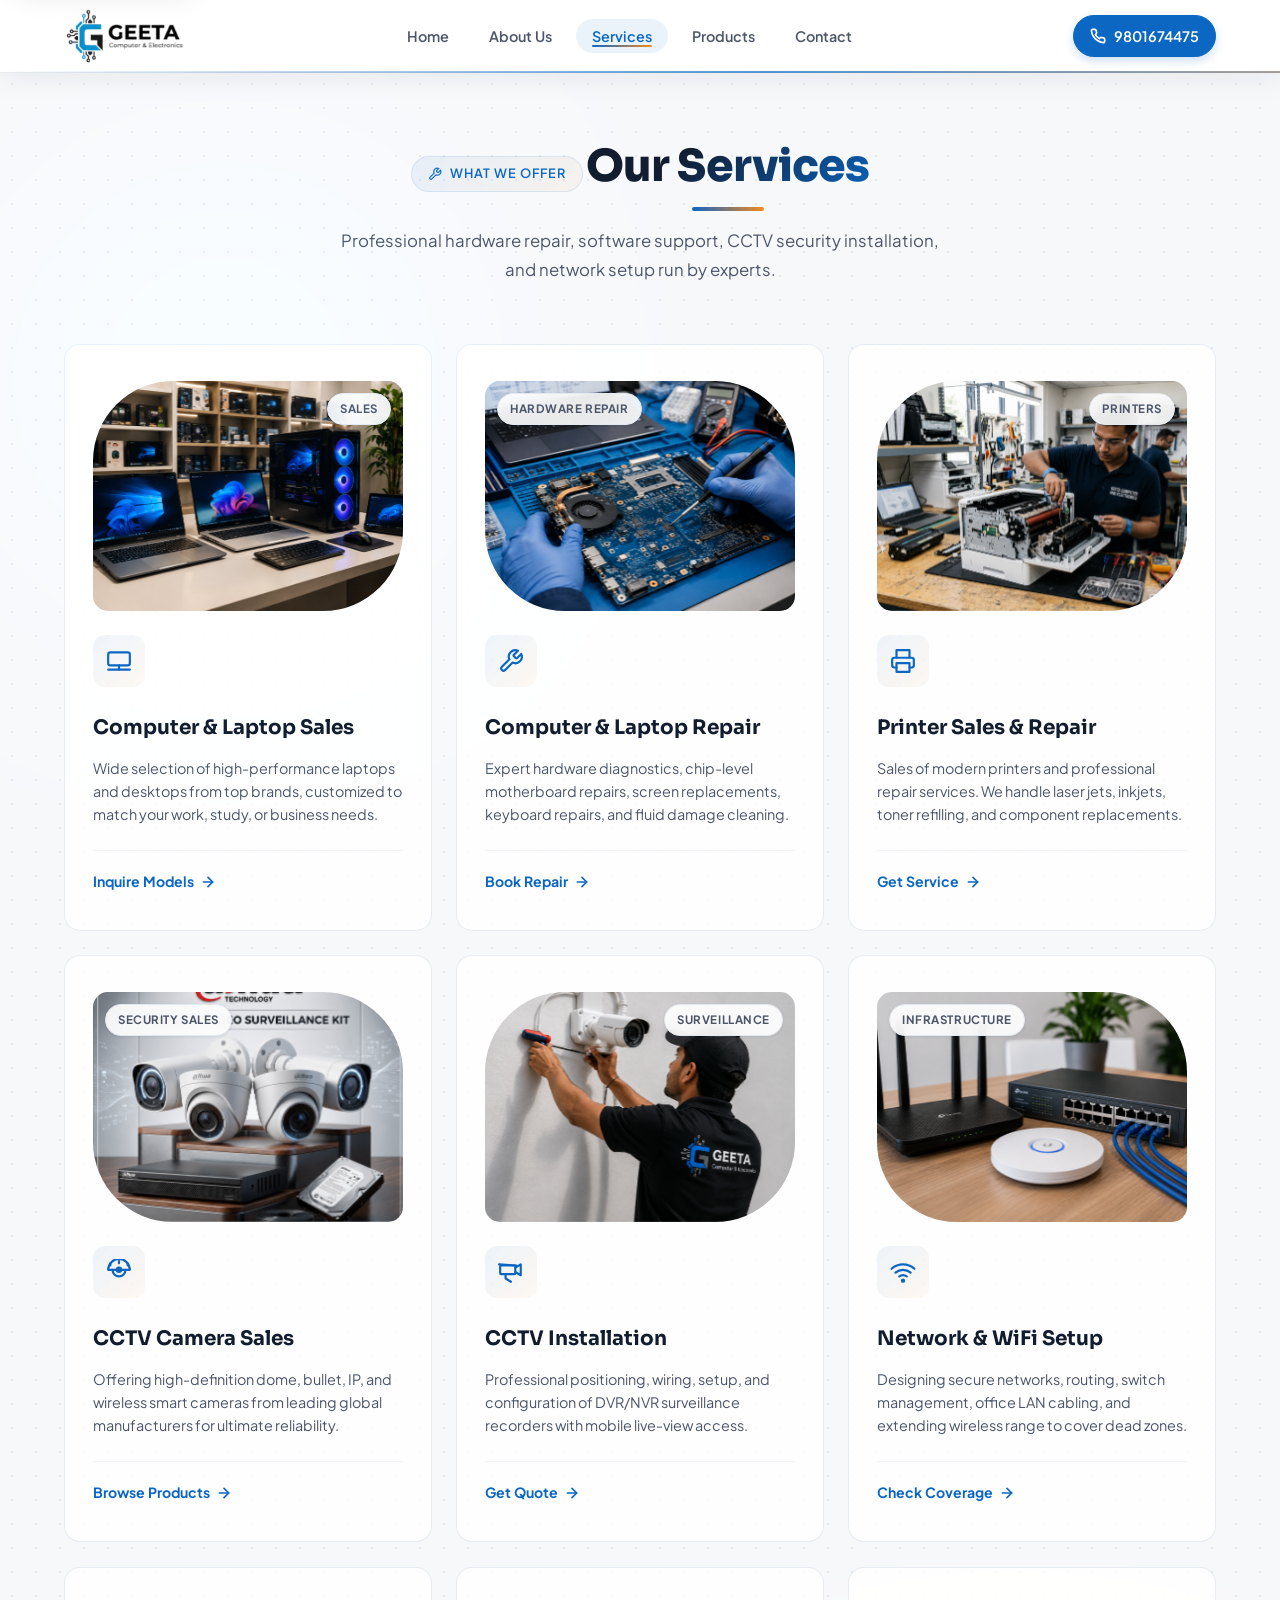
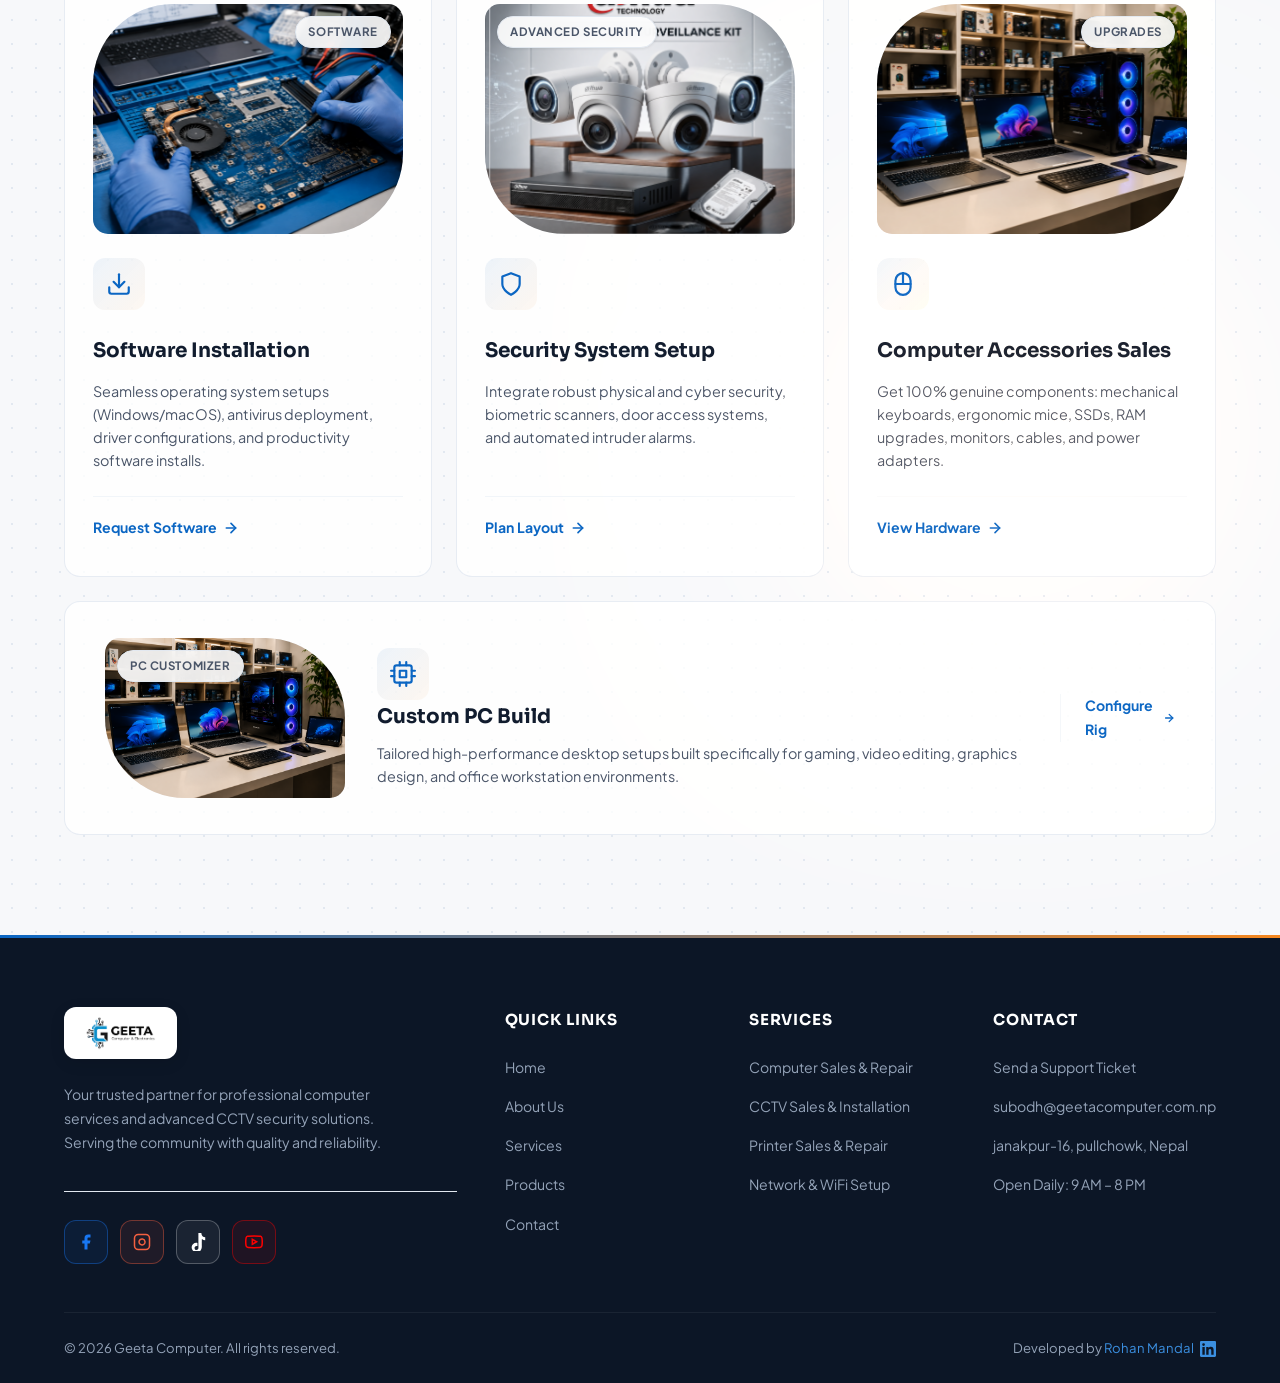
<file: services.html>
<!DOCTYPE html>
<html lang="en">

<head>
    <meta charset="UTF-8">
    <meta name="viewport" content="width=device-width, initial-scale=1.0">
    <title>Geeta Computer — Services</title>
    <meta name="description"
        content="Professional computer services, repair, CCTV security camera installation, networking, printer service, and diagnostics by Geeta Computer.">
    <meta name="keywords"
        content="computer repair, laptop repair, CCTV installation, CCTV camera, DVR, NVR, networking, printer service, printer repair, Geeta Computer">
    <meta name="author" content="Geeta Computer">
    <meta name="theme-color" content="#0c1626">

    <!-- Open Graph -->
    <meta property="og:title" content="Geeta Computer — Services">
    <meta property="og:description"
        content="Your one-stop solution for professional computer repair, CCTV installation, and tech support services.">
    <meta property="og:type" content="website">
    <meta property="og:url" content="https://geetacomputer.com.np/services">
    <meta property="og:image" content="https://geetacomputer.com.np/images/logo.png">
    <meta property="og:locale" content="en_NP">

    <!-- Twitter -->
    <meta name="twitter:card" content="summary_large_image">
    <meta name="twitter:title" content="Geeta Computer — Services">
    <meta name="twitter:description"
        content="Professional computer services, repair, and CCTV installation in Janakpur, Nepal.">
    <meta name="twitter:image" content="https://geetacomputer.com.np/images/logo.png">

    <!-- Favicon / Site Icon -->
    <link rel="shortcut icon" href="/favicon.ico" type="image/x-icon">
    <link rel="icon" type="image/png" sizes="16x16" href="/images/logo_mark.png">
    <link rel="icon" type="image/png" sizes="32x32" href="/images/logo_mark.png">
    <link rel="icon" type="image/png" sizes="48x48" href="/images/logo_mark.png">
    <link rel="icon" type="image/png" sizes="96x96" href="/images/logo_mark.png">
    <link rel="icon" type="image/png" sizes="192x192" href="/images/logo_mark.png">
    <link rel="apple-touch-icon" sizes="180x180" href="/images/logo_mark.png">

    <!-- Fonts -->
    <link rel="preconnect" href="https://fonts.googleapis.com">
    <link rel="preconnect" href="https://fonts.gstatic.com" crossorigin>
    <link
        href="https://fonts.googleapis.com/css2?family=Sora:wght@500;600;700;800&family=Plus+Jakarta+Sans:wght@400;500;600;700&display=swap"
        rel="stylesheet">

    <link rel="stylesheet" href="https://cdnjs.cloudflare.com/ajax/libs/font-awesome/6.4.0/css/all.min.css">
    <link rel="stylesheet" href="css/base.css">
    <link rel="stylesheet" href="css/services.css">
</head>

<body>

    <a href="#solutions" class="skip-link">Skip to main content</a>

    <!-- Scroll progress indicator -->
    <div class="scroll-progress" id="scrollProgress"></div>

    <!-- Subtle film-grain texture for depth -->
    <div class="grain-overlay" aria-hidden="true"></div>

    <!-- ===== HEADER ===== -->
    <header class="header scrolled" id="header"></header>

    <!-- ===== SOLUTIONS (Services + Products merged) ===== -->
    <section id="solutions" class="solutions">
        <!-- Glowing Ambient Nodes -->
        <div class="ambient-glow glow-1"></div>
        <div class="ambient-glow glow-2"></div>

        <div class="container">
            <div class="section-header reveal-scale">
                <div class="section-tag">
                    <svg width="14" height="14" viewBox="0 0 24 24" fill="none" stroke="currentColor" stroke-width="2">
                        <path
                            d="M14.7 6.3a1 1 0 0 0 0 1.4l1.6 1.6a1 1 0 0 0 1.4 0l3.77-3.77a6 6 0 0 1-7.94 7.94l-6.91 6.91a2.12 2.12 0 0 1-3-3l6.91-6.91a6 6 0 0 1 7.94-7.94l-3.76 3.76z" />
                    </svg>
                    What We Offer
                </div>
                <h2 class="section-title">Our Services</h2>
                <p class="section-subtitle">Professional hardware repair, software support, CCTV security installation, and network setup run by experts.</p>
            </div>

            <!-- Services Grid -->
            <div class="solutions-panel active" id="panelServices" style="display:block;">
                    <div class="services-grid">
                        <!-- Service 1: Computer & Laptop Sales -->
                        <div class="service-card" data-category="computers">
                            <div class="service-image-wrapper">
                                <img src="images/service_sales.png" alt="Computer & Laptop Sales" loading="lazy">
                                <div class="service-tag-badge">Sales</div>
                            </div>
                            <div class="service-card-body">
                                <div class="service-icon">
                                    <svg viewBox="0 0 24 24" fill="none" stroke="currentColor" stroke-width="2"
                                        stroke-linecap="round" stroke-linejoin="round">
                                        <rect x="2" y="4" width="20" height="12" rx="2" ry="2" />
                                        <line x1="2" y1="20" x2="22" y2="20" />
                                        <line x1="12" y1="16" x2="12" y2="20" />
                                    </svg>
                                </div>
                                <div class="service-info-text">
                                    <h3>Computer & Laptop Sales</h3>
                                    <p>Wide selection of high-performance laptops and desktops from top brands,
                                        customized to match your work, study, or business needs.</p>
                                </div>
                            </div>
                            <div class="service-footer">
                                <a href="/contact" class="service-cta">
                                    <span>Inquire Models</span>
                                    <svg class="cta-arrow" width="16" height="16" viewBox="0 0 24 24" fill="none"
                                        stroke="currentColor" stroke-width="2.5" stroke-linecap="round"
                                        stroke-linejoin="round">
                                        <line x1="5" y1="12" x2="19" y2="12"></line>
                                        <polyline points="12 5 19 12 12 19"></polyline>
                                    </svg>
                                </a>
                            </div>
                        </div>

                        <!-- Service 2: Computer & Laptop Repair -->
                        <div class="service-card" data-category="repairs">
                            <div class="service-image-wrapper">
                                <img src="images/service_repair.png" alt="Computer & Laptop Repair" loading="lazy">
                                <div class="service-tag-badge">Hardware Repair</div>
                            </div>
                            <div class="service-card-body">
                                <div class="service-icon">
                                    <svg viewBox="0 0 24 24" fill="none" stroke="currentColor" stroke-width="2"
                                        stroke-linecap="round" stroke-linejoin="round">
                                        <path
                                            d="M14.7 6.3a1 1 0 0 0 0 1.4l1.6 1.6a1 1 0 0 0 1.4 0l3.77-3.77a6 6 0 0 1-7.94 7.94l-6.91 6.91a2.12 2.12 0 0 1-3-3l6.91-6.91a6 6 0 0 1 7.94-7.94l-3.76 3.76z" />
                                    </svg>
                                </div>
                                <div class="service-info-text">
                                    <h3>Computer & Laptop Repair</h3>
                                    <p>Expert hardware diagnostics, chip-level motherboard repairs, screen replacements,
                                        keyboard repairs, and fluid damage cleaning.</p>
                                </div>
                            </div>
                            <div class="service-footer">
                                <a href="/contact" class="service-cta">
                                    <span>Book Repair</span>
                                    <svg class="cta-arrow" width="16" height="16" viewBox="0 0 24 24" fill="none"
                                        stroke="currentColor" stroke-width="2.5" stroke-linecap="round"
                                        stroke-linejoin="round">
                                        <line x1="5" y1="12" x2="19" y2="12"></line>
                                        <polyline points="12 5 19 12 12 19"></polyline>
                                    </svg>
                                </a>
                            </div>
                        </div>

                        <!-- Service 3: Printer Sales & Repair -->
                        <div class="service-card" data-category="repairs">
                            <div class="service-image-wrapper">
                                <img src="images/printer repair.png" alt="Printer Sales & Repair" loading="lazy">
                                <div class="service-tag-badge">Printers</div>
                            </div>
                            <div class="service-card-body">
                                <div class="service-icon">
                                    <svg viewBox="0 0 24 24" fill="none" stroke="currentColor" stroke-width="2"
                                        stroke-linecap="round" stroke-linejoin="round">
                                        <polyline points="6 9 6 2 18 2 18 9" />
                                        <path
                                            d="M6 18H4a2 2 0 0 1-2-2v-5a2 2 0 0 1 2-2h16a2 2 0 0 1 2 2v5a2 2 0 0 1-2 2h-2" />
                                        <rect x="6" y="14" width="12" height="8" />
                                    </svg>
                                </div>
                                <div class="service-info-text">
                                    <h3>Printer Sales & Repair</h3>
                                    <p>Sales of modern printers and professional repair services. We handle laser jets,
                                        inkjets, toner refilling, and component replacements.</p>
                                </div>
                            </div>
                            <div class="service-footer">
                                <a href="/contact" class="service-cta">
                                    <span>Get Service</span>
                                    <svg class="cta-arrow" width="16" height="16" viewBox="0 0 24 24" fill="none"
                                        stroke="currentColor" stroke-width="2.5" stroke-linecap="round"
                                        stroke-linejoin="round">
                                        <line x1="5" y1="12" x2="19" y2="12"></line>
                                        <polyline points="12 5 19 12 12 19"></polyline>
                                    </svg>
                                </a>
                            </div>
                        </div>

                        <!-- Service 4: CCTV Camera Sales -->
                        <div class="service-card" data-category="cctv">
                            <div class="service-image-wrapper">
                                <img src="images/service_cctv_install.png" alt="CCTV Camera Sales" loading="lazy">
                                <div class="service-tag-badge">Security Sales</div>
                            </div>
                            <div class="service-card-body">
                                <div class="service-icon">
                                    <svg viewBox="0 0 24 24" fill="none" stroke="currentColor" stroke-width="2"
                                        stroke-linecap="round" stroke-linejoin="round">
                                        <path d="M2 10a10 10 0 0 1 20 0H2z" />
                                        <path d="M6 10a6 6 0 0 0 12 0" />
                                        <circle cx="12" cy="10" r="2" />
                                        <path d="M12 2v2M4 4v2M20 4v2" />
                                    </svg>
                                </div>
                                <div class="service-info-text">
                                    <h3>CCTV Camera Sales</h3>
                                    <p>Offering high-definition dome, bullet, IP, and wireless smart cameras from
                                        leading global manufacturers for ultimate reliability.</p>
                                </div>
                            </div>
                            <div class="service-footer">
                                <a href="/products" class="service-cta">
                                    <span>Browse Products</span>
                                    <svg class="cta-arrow" width="16" height="16" viewBox="0 0 24 24" fill="none"
                                        stroke="currentColor" stroke-width="2.5" stroke-linecap="round"
                                        stroke-linejoin="round">
                                        <line x1="5" y1="12" x2="19" y2="12"></line>
                                        <polyline points="12 5 19 12 12 19"></polyline>
                                    </svg>
                                </a>
                            </div>
                        </div>

                        <!-- Service 5: CCTV Installation -->
                        <div class="service-card" data-category="cctv">
                            <div class="service-image-wrapper">
                                <img src="images/cctv_installation.png" alt="CCTV Installation" loading="lazy">
                                <div class="service-tag-badge">Surveillance</div>
                            </div>
                            <div class="service-card-body">
                                <div class="service-icon">
                                    <svg viewBox="0 0 24 24" fill="none" stroke="currentColor" stroke-width="2"
                                        stroke-linecap="round" stroke-linejoin="round">
                                        <rect x="2" y="6" width="14" height="8" rx="1" />
                                        <path d="M1 5l16 1" />
                                        <path d="M16 8l5-3v10l-5-3" />
                                        <path d="M7 14v4l5 3" />
                                    </svg>
                                </div>
                                <div class="service-info-text">
                                    <h3>CCTV Installation</h3>
                                    <p>Professional positioning, wiring, setup, and configuration of DVR/NVR
                                        surveillance recorders with mobile live-view access.</p>
                                </div>
                            </div>
                            <div class="service-footer">
                                <a href="/contact" class="service-cta">
                                    <span>Get Quote</span>
                                    <svg class="cta-arrow" width="16" height="16" viewBox="0 0 24 24" fill="none"
                                        stroke="currentColor" stroke-width="2.5" stroke-linecap="round"
                                        stroke-linejoin="round">
                                        <line x1="5" y1="12" x2="19" y2="12"></line>
                                        <polyline points="12 5 19 12 12 19"></polyline>
                                    </svg>
                                </a>
                            </div>
                        </div>

                        <!-- Service 6: Network Setup & WiFi Installation -->
                        <div class="service-card" data-category="networking">
                            <div class="service-image-wrapper">
                                <img src="images/Network.png" alt="Network & WiFi Setup" loading="lazy">
                                <div class="service-tag-badge">Infrastructure</div>
                            </div>
                            <div class="service-card-body">
                                <div class="service-icon">
                                    <svg viewBox="0 0 24 24" fill="none" stroke="currentColor" stroke-width="2"
                                        stroke-linecap="round" stroke-linejoin="round">
                                        <path d="M5 12.55a11 11 0 0 1 14.08 0" />
                                        <path d="M1.42 9a16 16 0 0 1 21.16 0" />
                                        <path d="M8.53 16.11a6 6 0 0 1 6.95 0" />
                                        <circle cx="12" cy="20" r="1" />
                                    </svg>
                                </div>
                                <div class="service-info-text">
                                    <h3>Network & WiFi Setup</h3>
                                    <p>Designing secure networks, routing, switch management, office LAN cabling, and
                                        extending wireless range to cover dead zones.</p>
                                </div>
                            </div>
                            <div class="service-footer">
                                <a href="/contact" class="service-cta">
                                    <span>Check Coverage</span>
                                    <svg class="cta-arrow" width="16" height="16" viewBox="0 0 24 24" fill="none"
                                        stroke="currentColor" stroke-width="2.5" stroke-linecap="round"
                                        stroke-linejoin="round">
                                        <line x1="5" y1="12" x2="19" y2="12"></line>
                                        <polyline points="12 5 19 12 12 19"></polyline>
                                    </svg>
                                </a>
                            </div>
                        </div>

                        <!-- Service 7: Software Installation -->
                        <div class="service-card" data-category="repairs">
                            <div class="service-image-wrapper">
                                <img src="images/service_repair.png" alt="Software Installation" loading="lazy">
                                <div class="service-tag-badge">Software</div>
                            </div>
                            <div class="service-card-body">
                                <div class="service-icon">
                                    <svg viewBox="0 0 24 24" fill="none" stroke="currentColor" stroke-width="2"
                                        stroke-linecap="round" stroke-linejoin="round">
                                        <path d="M21 15v4a2 2 0 0 1-2 2H5a2 2 0 0 1-2-2v-4" />
                                        <polyline points="7 10 12 15 17 10" />
                                        <line x1="12" y1="15" x2="12" y2="3" />
                                    </svg>
                                </div>
                                <div class="service-info-text">
                                    <h3>Software Installation</h3>
                                    <p>Seamless operating system setups (Windows/macOS), antivirus deployment, driver
                                        configurations, and productivity software installs.</p>
                                </div>
                            </div>
                            <div class="service-footer">
                                <a href="/contact" class="service-cta">
                                    <span>Request Software</span>
                                    <svg class="cta-arrow" width="16" height="16" viewBox="0 0 24 24" fill="none"
                                        stroke="currentColor" stroke-width="2.5" stroke-linecap="round"
                                        stroke-linejoin="round">
                                        <line x1="5" y1="12" x2="19" y2="12"></line>
                                        <polyline points="12 5 19 12 12 19"></polyline>
                                    </svg>
                                </a>
                            </div>
                        </div>

                        <!-- Service 8: Security System Setup -->
                        <div class="service-card" data-category="cctv">
                            <div class="service-image-wrapper">
                                <img src="images/service_cctv_install.png" alt="Security System Setup" loading="lazy">
                                <div class="service-tag-badge">Advanced Security</div>
                            </div>
                            <div class="service-card-body">
                                <div class="service-icon">
                                    <svg viewBox="0 0 24 24" fill="none" stroke="currentColor" stroke-width="2"
                                        stroke-linecap="round" stroke-linejoin="round">
                                        <path d="M12 22s8-4 8-10V5l-8-3-8 3v7c0 6 8 10 8 10z" />
                                    </svg>
                                </div>
                                <div class="service-info-text">
                                    <h3>Security System Setup</h3>
                                    <p>Integrate robust physical and cyber security, biometric scanners, door access
                                        systems, and automated intruder alarms.</p>
                                </div>
                            </div>
                            <div class="service-footer">
                                <a href="/contact" class="service-cta">
                                    <span>Plan Layout</span>
                                    <svg class="cta-arrow" width="16" height="16" viewBox="0 0 24 24" fill="none"
                                        stroke="currentColor" stroke-width="2.5" stroke-linecap="round"
                                        stroke-linejoin="round">
                                        <line x1="5" y1="12" x2="19" y2="12"></line>
                                        <polyline points="12 5 19 12 12 19"></polyline>
                                    </svg>
                                </a>
                            </div>
                        </div>

                        <!-- Service 9: Computer Accessories Sales -->
                        <div class="service-card" data-category="accessories">
                            <div class="service-image-wrapper">
                                <img src="images/service_sales.png" alt="Computer Accessories Sales" loading="lazy">
                                <div class="service-tag-badge">Upgrades</div>
                            </div>
                            <div class="service-card-body">
                                <div class="service-icon">
                                    <svg viewBox="0 0 24 24" fill="none" stroke="currentColor" stroke-width="2"
                                        stroke-linecap="round" stroke-linejoin="round">
                                        <rect x="5" y="2" width="14" height="20" rx="7" />
                                        <line x1="12" y1="2" x2="12" y2="12" />
                                        <line x1="5" y1="12" x2="19" y2="12" />
                                    </svg>
                                </div>
                                <div class="service-info-text">
                                    <h3>Computer Accessories Sales</h3>
                                    <p>Get 100% genuine components: mechanical keyboards, ergonomic mice, SSDs, RAM
                                        upgrades, monitors, cables, and power adapters.</p>
                                </div>
                            </div>
                            <div class="service-footer">
                                <a href="/products" class="service-cta">
                                    <span>View Hardware</span>
                                    <svg class="cta-arrow" width="16" height="16" viewBox="0 0 24 24" fill="none"
                                        stroke="currentColor" stroke-width="2.5" stroke-linecap="round"
                                        stroke-linejoin="round">
                                        <line x1="5" y1="12" x2="19" y2="12"></line>
                                        <polyline points="12 5 19 12 12 19"></polyline>
                                    </svg>
                                </a>
                            </div>
                        </div>

                        <!-- Service 10: Custom PC Build -->
                        <div class="service-card" data-category="computers">
                            <div class="service-image-wrapper">
                                <img src="images/service_sales.png" alt="Custom PC Build" loading="lazy">
                                <div class="service-tag-badge">PC Customizer</div>
                            </div>
                            <div class="service-card-body">
                                <div class="service-icon">
                                    <svg viewBox="0 0 24 24" fill="none" stroke="currentColor" stroke-width="2"
                                        stroke-linecap="round" stroke-linejoin="round">
                                        <rect x="4" y="4" width="16" height="16" rx="2" />
                                        <rect x="9" y="9" width="6" height="6" />
                                        <line x1="9" y1="1" x2="9" y2="4" />
                                        <line x1="15" y1="1" x2="15" y2="4" />
                                        <line x1="9" y1="20" x2="9" y2="23" />
                                        <line x1="15" y1="20" x2="15" y2="23" />
                                        <line x1="20" y1="9" x2="23" y2="9" />
                                        <line x1="20" y1="14" x2="23" y2="14" />
                                        <line x1="1" y1="9" x2="4" y2="9" />
                                        <line x1="1" y1="14" x2="4" y2="14" />
                                    </svg>
                                </div>
                                <div class="service-info-text">
                                    <h3>Custom PC Build</h3>
                                    <p>Tailored high-performance desktop setups built specifically for gaming, video
                                        editing, graphics design, and office workstation environments.</p>
                                </div>
                            </div>
                            <div class="service-footer">
                                <a href="/contact" class="service-cta">
                                    <span>Configure Rig</span>
                                    <svg class="cta-arrow" width="16" height="16" viewBox="0 0 24 24" fill="none"
                                        stroke="currentColor" stroke-width="2.5" stroke-linecap="round"
                                        stroke-linejoin="round">
                                        <line x1="5" y1="12" x2="19" y2="12"></line>
                                        <polyline points="12 5 19 12 12 19"></polyline>
                                    </svg>
                                </a>
                            </div>
                        </div>
                    </div>
                </div>

                <!-- Products Panel -->
                <div class="solutions-panel" id="panelProducts">
                    <div class="products-grid">
                        <!-- Product 1: Dome Camera -->
                        <div class="product-card" data-category="cameras" id="product-1">
                            <div class="product-badge">Best Seller</div>
                            <div class="product-image-wrapper">
                                <img src="images/dome_camera.png" alt="HD Dome Camera" loading="lazy">
                            </div>
                            <div class="product-body">
                                <div class="product-rating">
                                    <span class="stars"><svg width="14" height="14" viewBox="0 0 24 24" fill="none"
                                            stroke="currentColor" stroke-width="3" stroke-linecap="round"
                                            stroke-linejoin="round">
                                            <polyline points="20 6 9 17 4 12"></polyline>
                                        </svg> Genuine stock</span>
                                    <span class="count">1-year warranty</span>
                                </div>
                                <h3>HD Dome Camera</h3>
                                <p class="product-desc">2MP Full HD Dome Camera with intelligent night vision and a
                                    weatherproof design.</p>

                                <div class="product-specs">
                                    <div class="spec-item"><svg width="12" height="12" viewBox="0 0 24 24" fill="none"
                                            stroke="currentColor" stroke-width="3">
                                            <polyline points="20 6 9 17 4 12"></polyline>
                                        </svg> 2MP Full HD Clarity</div>
                                    <div class="spec-item"><svg width="12" height="12" viewBox="0 0 24 24" fill="none"
                                            stroke="currentColor" stroke-width="3">
                                            <polyline points="20 6 9 17 4 12"></polyline>
                                        </svg> 30m Smart IR Range</div>
                                    <div class="spec-item"><svg width="12" height="12" viewBox="0 0 24 24" fill="none"
                                            stroke="currentColor" stroke-width="3">
                                            <polyline points="20 6 9 17 4 12"></polyline>
                                        </svg> IP66 Weatherproof</div>
                                </div>

                                <div class="product-footer">
                                    <a href="/contact" class="btn btn-enquire-now" data-product="HD Dome Camera">
                                        <svg width="16" height="16" viewBox="0 0 24 24" fill="none"
                                            stroke="currentColor" stroke-width="2" stroke-linecap="round"
                                            stroke-linejoin="round">
                                            <line x1="22" y1="2" x2="11" y2="13" />
                                            <polygon points="22 2 15 22 11 13 2 9 22 2" />
                                        </svg>
                                        <span>Enquire Now</span>
                                    </a>
                                </div>
                            </div>
                        </div>

                        <!-- Product 2: Bullet Camera -->
                        <div class="product-card" data-category="cameras" id="product-2">
                            <div class="product-badge">Popular</div>
                            <div class="product-image-wrapper">
                                <img src="images/bullet_camera.png" alt="4MP Bullet Camera" loading="lazy">
                            </div>
                            <div class="product-body">
                                <div class="product-rating">
                                    <span class="stars"><svg width="14" height="14" viewBox="0 0 24 24" fill="none"
                                            stroke="currentColor" stroke-width="3" stroke-linecap="round"
                                            stroke-linejoin="round">
                                            <polyline points="20 6 9 17 4 12"></polyline>
                                        </svg> Genuine stock</span>
                                    <span class="count">1-year warranty</span>
                                </div>
                                <h3>4MP Bullet Camera</h3>
                                <p class="product-desc">High resolution 4MP Bullet Camera with advanced optical sensors
                                    and motion alerts.</p>

                                <div class="product-specs">
                                    <div class="spec-item"><svg width="12" height="12" viewBox="0 0 24 24" fill="none"
                                            stroke="currentColor" stroke-width="3">
                                            <polyline points="20 6 9 17 4 12"></polyline>
                                        </svg> 4MP Quad HD Clarity</div>
                                    <div class="spec-item"><svg width="12" height="12" viewBox="0 0 24 24" fill="none"
                                            stroke="currentColor" stroke-width="3">
                                            <polyline points="20 6 9 17 4 12"></polyline>
                                        </svg> Dynamic Motion Alerts</div>
                                    <div class="spec-item"><svg width="12" height="12" viewBox="0 0 24 24" fill="none"
                                            stroke="currentColor" stroke-width="3">
                                            <polyline points="20 6 9 17 4 12"></polyline>
                                        </svg> Rugged Metal Housing</div>
                                </div>

                                <div class="product-footer">
                                    <a href="/contact" class="btn btn-enquire-now" data-product="4MP Bullet Camera">
                                        <svg width="16" height="16" viewBox="0 0 24 24" fill="none"
                                            stroke="currentColor" stroke-width="2" stroke-linecap="round"
                                            stroke-linejoin="round">
                                            <line x1="22" y1="2" x2="11" y2="13" />
                                            <polygon points="22 2 15 22 11 13 2 9 22 2" />
                                        </svg>
                                        <span>Enquire Now</span>
                                    </a>
                                </div>
                            </div>
                        </div>

                        <!-- Product 3: IR Camera -->
                        <div class="product-card" data-category="cameras" id="product-3">
                            <div class="product-badge">Premium</div>
                            <div class="product-image-wrapper">
                                <img src="images/ir_camera.png" alt="2MP IR Camera" loading="lazy">
                            </div>
                            <div class="product-body">
                                <div class="product-rating">
                                    <span class="stars">★★★★☆</span>
                                    <span class="count">1-year warranty</span>
                                </div>
                                <h3>2MP IR Camera</h3>
                                <p class="product-desc">Advanced EXIR IR Camera with long range 40m night vision and
                                    smart analytic triggers.</p>

                                <div class="product-specs">
                                    <div class="spec-item"><svg width="12" height="12" viewBox="0 0 24 24" fill="none"
                                            stroke="currentColor" stroke-width="3">
                                            <polyline points="20 6 9 17 4 12"></polyline>
                                        </svg> 2MP Low-Light Lens</div>
                                    <div class="spec-item"><svg width="12" height="12" viewBox="0 0 24 24" fill="none"
                                            stroke="currentColor" stroke-width="3">
                                            <polyline points="20 6 9 17 4 12"></polyline>
                                        </svg> 40m Night EXIR LED</div>
                                    <div class="spec-item"><svg width="12" height="12" viewBox="0 0 24 24" fill="none"
                                            stroke="currentColor" stroke-width="3">
                                            <polyline points="20 6 9 17 4 12"></polyline>
                                        </svg> Smart Intruder Analytics</div>
                                </div>

                                <div class="product-footer">
                                    <a href="/contact" class="btn btn-enquire-now" data-product="2MP IR Camera">
                                        <svg width="16" height="16" viewBox="0 0 24 24" fill="none"
                                            stroke="currentColor" stroke-width="2" stroke-linecap="round"
                                            stroke-linejoin="round">
                                            <line x1="22" y1="2" x2="11" y2="13" />
                                            <polygon points="22 2 15 22 11 13 2 9 22 2" />
                                        </svg>
                                        <span>Enquire Now</span>
                                    </a>
                                </div>
                            </div>
                        </div>

                        <!-- Product 4: DVR System -->
                        <div class="product-card" data-category="recorders" id="product-4">
                            <div class="product-badge">Pro Series</div>
                            <div class="product-image-wrapper">
                                <img src="images/dvr_system.png" alt="8CH DVR System" loading="lazy">
                            </div>
                            <div class="product-body">
                                <div class="product-rating">
                                    <span class="stars"><svg width="14" height="14" viewBox="0 0 24 24" fill="none"
                                            stroke="currentColor" stroke-width="3" stroke-linecap="round"
                                            stroke-linejoin="round">
                                            <polyline points="20 6 9 17 4 12"></polyline>
                                        </svg> Genuine stock</span>
                                    <span class="count">1-year warranty</span>
                                </div>
                                <h3>8CH DVR Recorder</h3>
                                <p class="product-desc">High compression 8-Channel DVR System preinstalled with massive
                                    1TB surveillance-grade storage.</p>

                                <div class="product-specs">
                                    <div class="spec-item"><svg width="12" height="12" viewBox="0 0 24 24" fill="none"
                                            stroke="currentColor" stroke-width="3">
                                            <polyline points="20 6 9 17 4 12"></polyline>
                                        </svg> 8 Analog Channels</div>
                                    <div class="spec-item"><svg width="12" height="12" viewBox="0 0 24 24" fill="none"
                                            stroke="currentColor" stroke-width="3">
                                            <polyline points="20 6 9 17 4 12"></polyline>
                                        </svg> 1TB Surveillance HDD</div>
                                    <div class="spec-item"><svg width="12" height="12" viewBox="0 0 24 24" fill="none"
                                            stroke="currentColor" stroke-width="3">
                                            <polyline points="20 6 9 17 4 12"></polyline>
                                        </svg> Realtime Remote Streaming</div>
                                </div>

                                <div class="product-footer">
                                    <a href="/contact" class="btn btn-enquire-now" data-product="8CH DVR System">
                                        <svg width="16" height="16" viewBox="0 0 24 24" fill="none"
                                            stroke="currentColor" stroke-width="2" stroke-linecap="round"
                                            stroke-linejoin="round">
                                            <line x1="22" y1="2" x2="11" y2="13" />
                                            <polygon points="22 2 15 22 11 13 2 9 22 2" />
                                        </svg>
                                        <span>Enquire Now</span>
                                    </a>
                                </div>
                            </div>
                        </div>

                        <!-- Product 5: NVR System -->
                        <div class="product-card" data-category="recorders" id="product-5">
                            <div class="product-badge">Elite Series</div>
                            <div class="product-image-wrapper">
                                <img src="images/nvr_system.png" alt="NVR System 4CH" loading="lazy">
                            </div>
                            <div class="product-body">
                                <div class="product-rating">
                                    <span class="stars">★★★★☆</span>
                                    <span class="count">1-year warranty</span>
                                </div>
                                <h3>4CH PoE NVR System</h3>
                                <p class="product-desc">Advanced 4-Channel Network Video Recorder with integrated
                                    plug-and-play PoE ports.</p>

                                <div class="product-specs">
                                    <div class="spec-item"><svg width="12" height="12" viewBox="0 0 24 24" fill="none"
                                            stroke="currentColor" stroke-width="3">
                                            <polyline points="20 6 9 17 4 12"></polyline>
                                        </svg> 4 PoE IP Channels</div>
                                    <div class="spec-item"><svg width="12" height="12" viewBox="0 0 24 24" fill="none"
                                            stroke="currentColor" stroke-width="3">
                                            <polyline points="20 6 9 17 4 12"></polyline>
                                        </svg> Supports up to 4K Rec</div>
                                    <div class="spec-item"><svg width="12" height="12" viewBox="0 0 24 24" fill="none"
                                            stroke="currentColor" stroke-width="3">
                                            <polyline points="20 6 9 17 4 12"></polyline>
                                        </svg> Smart H.265+ Compression</div>
                                </div>

                                <div class="product-footer">
                                    <a href="/contact" class="btn btn-enquire-now" data-product="4CH PoE NVR System">
                                        <svg width="16" height="16" viewBox="0 0 24 24" fill="none"
                                            stroke="currentColor" stroke-width="2" stroke-linecap="round"
                                            stroke-linejoin="round">
                                            <line x1="22" y1="2" x2="11" y2="13" />
                                            <polygon points="22 2 15 22 11 13 2 9 22 2" />
                                        </svg>
                                        <span>Enquire Now</span>
                                    </a>
                                </div>
                            </div>
                        </div>

                        <!-- Product 6: Wireless Kit -->
                        <div class="product-card" data-category="cameras" id="product-6">
                            <div class="product-badge">New Kit</div>
                            <div class="product-image-wrapper">
                                <img src="images/wireless_kit.png" alt="Wireless Camera Kit" loading="lazy">
                            </div>
                            <div class="product-body">
                                <div class="product-rating">
                                    <span class="stars"><svg width="14" height="14" viewBox="0 0 24 24" fill="none"
                                            stroke="currentColor" stroke-width="3" stroke-linecap="round"
                                            stroke-linejoin="round">
                                            <polyline points="20 6 9 17 4 12"></polyline>
                                        </svg> Genuine stock</span>
                                    <span class="count">1-year warranty</span>
                                </div>
                                <h3>Wireless Camera Kit</h3>
                                <p class="product-desc">100% wire-free security solution with 2 high-capacity battery
                                    cameras and base hub.</p>

                                <div class="product-specs">
                                    <div class="spec-item"><svg width="12" height="12" viewBox="0 0 24 24" fill="none"
                                            stroke="currentColor" stroke-width="3">
                                            <polyline points="20 6 9 17 4 12"></polyline>
                                        </svg> 100% Wire-Free Setup</div>
                                    <div class="spec-item"><svg width="12" height="12" viewBox="0 0 24 24" fill="none"
                                            stroke="currentColor" stroke-width="3">
                                            <polyline points="20 6 9 17 4 12"></polyline>
                                        </svg> Long Battery Life</div>
                                    <div class="spec-item"><svg width="12" height="12" viewBox="0 0 24 24" fill="none"
                                            stroke="currentColor" stroke-width="3">
                                            <polyline points="20 6 9 17 4 12"></polyline>
                                        </svg> Direct Wifi Connect</div>
                                </div>

                                <div class="product-footer">
                                    <a href="/contact" class="btn btn-enquire-now" data-product="Wireless Camera Kit">
                                        <svg width="16" height="16" viewBox="0 0 24 24" fill="none"
                                            stroke="currentColor" stroke-width="2" stroke-linecap="round"
                                            stroke-linejoin="round">
                                            <line x1="22" y1="2" x2="11" y2="13" />
                                            <polygon points="22 2 15 22 11 13 2 9 22 2" />
                                        </svg>
                                        <span>Enquire Now</span>
                                    </a>
                                </div>
                            </div>
                        </div>

                        <!-- Product 7: Wi-Fi 6 Router -->
                        <div class="product-card" data-category="upgrades" id="product-7">
                            <div class="product-badge">Networking</div>
                            <div class="product-image-wrapper">
                                <img src="images/wifi_router.png" alt="AX1800 Wi-Fi 6 Router" loading="lazy">
                            </div>
                            <div class="product-body">
                                <div class="product-rating">
                                    <span class="stars"><svg width="14" height="14" viewBox="0 0 24 24" fill="none"
                                            stroke="currentColor" stroke-width="3" stroke-linecap="round"
                                            stroke-linejoin="round">
                                            <polyline points="20 6 9 17 4 12"></polyline>
                                        </svg> Genuine stock</span>
                                    <span class="count">1-year warranty</span>
                                </div>
                                <h3>AX1800 Wi-Fi 6 Router</h3>
                                <p class="product-desc">Gigabit internet speeds and massive device connectivity with
                                    next-gen wireless standards.</p>

                                <div class="product-specs">
                                    <div class="spec-item"><svg width="12" height="12" viewBox="0 0 24 24" fill="none"
                                            stroke="currentColor" stroke-width="3">
                                            <polyline points="20 6 9 17 4 12"></polyline>
                                        </svg> High-Speed Dual-Band</div>
                                    <div class="spec-item"><svg width="12" height="12" viewBox="0 0 24 24" fill="none"
                                            stroke="currentColor" stroke-width="3">
                                            <polyline points="20 6 9 17 4 12"></polyline>
                                        </svg> 4 Adjustable Antennas</div>
                                    <div class="spec-item"><svg width="12" height="12" viewBox="0 0 24 24" fill="none"
                                            stroke="currentColor" stroke-width="3">
                                            <polyline points="20 6 9 17 4 12"></polyline>
                                        </svg> Seamless OFDMA Multi-user</div>
                                </div>

                                <div class="product-footer">
                                    <a href="/contact" class="btn btn-enquire-now" data-product="AX1800 Wi-Fi 6 Router">
                                        <svg width="16" height="16" viewBox="0 0 24 24" fill="none"
                                            stroke="currentColor" stroke-width="2" stroke-linecap="round"
                                            stroke-linejoin="round">
                                            <line x1="22" y1="2" x2="11" y2="13" />
                                            <polygon points="22 2 15 22 11 13 2 9 22 2" />
                                        </svg>
                                        <span>Enquire Now</span>
                                    </a>
                                </div>
                            </div>
                        </div>

                        <!-- Product 8: Custom Workstation PC -->
                        <div class="product-card" data-category="upgrades" id="product-8">
                            <div class="product-badge">Custom PC</div>
                            <div class="product-image-wrapper">
                                <img src="images/custom_pc.png" alt="Custom Gaming PC" loading="lazy">
                            </div>
                            <div class="product-body">
                                <div class="product-rating">
                                    <span class="stars"><svg width="14" height="14" viewBox="0 0 24 24" fill="none"
                                            stroke="currentColor" stroke-width="3" stroke-linecap="round"
                                            stroke-linejoin="round">
                                            <polyline points="20 6 9 17 4 12"></polyline>
                                        </svg> Genuine stock</span>
                                    <span class="count">1-year warranty</span>
                                </div>
                                <h3>Custom Workstation & Gaming PC</h3>
                                <p class="product-desc">Individually tailored high-performance desktops designed for
                                    ultimate productivity, graphics, or gaming.</p>

                                <div class="product-specs">
                                    <div class="spec-item"><svg width="12" height="12" viewBox="0 0 24 24" fill="none"
                                            stroke="currentColor" stroke-width="3">
                                            <polyline points="20 6 9 17 4 12"></polyline>
                                        </svg> Premium Brand Core CPU</div>
                                    <div class="spec-item"><svg width="12" height="12" viewBox="0 0 24 24" fill="none"
                                            stroke="currentColor" stroke-width="3">
                                            <polyline points="20 6 9 17 4 12"></polyline>
                                        </svg> Customized Liquid Cooling</div>
                                    <div class="spec-item"><svg width="12" height="12" viewBox="0 0 24 24" fill="none"
                                            stroke="currentColor" stroke-width="3">
                                            <polyline points="20 6 9 17 4 12"></polyline>
                                        </svg> NVIDIA RTX Hardware Support</div>
                                </div>

                                <div class="product-footer">
                                    <a href="/contact" class="btn btn-enquire-now"
                                        data-product="Custom Workstation and Gaming PC">
                                        <svg width="16" height="16" viewBox="0 0 24 24" fill="none"
                                            stroke="currentColor" stroke-width="2" stroke-linecap="round"
                                            stroke-linejoin="round">
                                            <line x1="22" y1="2" x2="11" y2="13" />
                                            <polygon points="22 2 15 22 11 13 2 9 22 2" />
                                        </svg>
                                        <span>Enquire Now</span>
                                    </a>
                                </div>
                            </div>
                        </div>

                        <!-- Product 9: Custom Keyboard -->
                        <div class="product-card" data-category="upgrades" id="product-9">
                            <div class="product-badge">Accessories</div>
                            <div class="product-image-wrapper">
                                <img src="images/keyboard.png" alt="Premium Mechanical Keyboard" loading="lazy">
                            </div>
                            <div class="product-body">
                                <div class="product-rating">
                                    <span class="stars"><svg width="14" height="14" viewBox="0 0 24 24" fill="none"
                                            stroke="currentColor" stroke-width="3" stroke-linecap="round"
                                            stroke-linejoin="round">
                                            <polyline points="20 6 9 17 4 12"></polyline>
                                        </svg> Genuine stock</span>
                                    <span class="count">1-year warranty</span>
                                </div>
                                <h3>Premium Mechanical Keyboard</h3>
                                <p class="product-desc">Tactile custom switches, durable double-shot keycaps, and a
                                    strong aircraft-grade aluminum build.</p>

                                <div class="product-specs">
                                    <div class="spec-item"><svg width="12" height="12" viewBox="0 0 24 24" fill="none"
                                            stroke="currentColor" stroke-width="3">
                                            <polyline points="20 6 9 17 4 12"></polyline>
                                        </svg> Premium Clicky Switches</div>
                                    <div class="spec-item"><svg width="12" height="12" viewBox="0 0 24 24" fill="none"
                                            stroke="currentColor" stroke-width="3">
                                            <polyline points="20 6 9 17 4 12"></polyline>
                                        </svg> Solid Aircraft Aluminum</div>
                                    <div class="spec-item"><svg width="12" height="12" viewBox="0 0 24 24" fill="none"
                                            stroke="currentColor" stroke-width="3">
                                            <polyline points="20 6 9 17 4 12"></polyline>
                                        </svg> Customizable RGB Profiles</div>
                                </div>

                                <div class="product-footer">
                                    <a href="/contact" class="btn btn-enquire-now"
                                        data-product="Premium Mechanical Keyboard">
                                        <svg width="16" height="16" viewBox="0 0 24 24" fill="none"
                                            stroke="currentColor" stroke-width="2" stroke-linecap="round"
                                            stroke-linejoin="round">
                                            <line x1="22" y1="2" x2="11" y2="13" />
                                            <polygon points="22 2 15 22 11 13 2 9 22 2" />
                                        </svg>
                                        <span>Enquire Now</span>
                                    </a>
                                </div>
                            </div>
                        </div>
                    </div>
                </div>
            </div>
        </div>
    </section>

    <!-- ===== FOOTER ===== -->
    <footer class="footer">
        <div class="container">
            <div class="footer-grid">
                <div class="footer-brand">
                    <div class="footer-logo-wrapper">
                        <img src="images/logo.png" alt="GEETA Computer & Electronics Logo">
                    </div>
                    <p>Your trusted partner for professional computer services and advanced CCTV security solutions.
                        Serving the community with quality and reliability.</p>
                    <div class="social-links">
                        <a href="https://www.facebook.com/profile.php?id=61588198299758" target="_blank" rel="noopener"
                            class="social-link" aria-label="Facebook">
                            <svg viewBox="0 0 24 24" fill="currentColor">
                                <path d="M18 2h-3a5 5 0 0 0-5 5v3H7v4h3v8h4v-8h3l1-4h-4V7a1 1 0 0 1 1-1h3z" />
                            </svg>
                        </a>
                        <a href="https://www.instagram.com/geetacomputers_and_electronics/" target="_blank"
                            rel="noopener" class="social-link" aria-label="Instagram">
                            <svg viewBox="0 0 24 24" fill="none" stroke="currentColor" stroke-width="2">
                                <rect x="2" y="2" width="20" height="20" rx="5" ry="5" />
                                <path d="M16 11.37A4 4 0 1 1 12.63 8 4 4 0 0 1 16 11.37z" />
                                <line x1="17.5" y1="6.5" x2="17.51" y2="6.5" />
                            </svg>
                        </a>
                        <a href="https://www.tiktok.com/@geeta.computer?lang=en-GB" target="_blank" rel="noopener"
                            class="social-link" aria-label="TikTok">
                            <svg viewBox="0 0 24 24" fill="currentColor">
                                <path
                                    d="M12.525.02c1.31-.02 2.61-.01 3.91-.02.08 1.53.63 3.02 1.59 4.23 1.02.82 2.27 1.37 3.6 1.57.02 1.34.01 2.68.02 4.02-1.63-.07-3.2-.67-4.48-1.7-.18 3.52-.08 7.06-.06 10.58-.09 1.62-.64 3.23-1.6 4.54-1.28 1.48-3.23 2.37-5.21 2.38-2.61.07-5.18-1.5-6.19-3.92-1.12-2.39-.49-5.46 1.48-7.2 1.51-1.39 3.69-1.89 5.67-1.33.02 1.41.01 2.82.02 4.23-1.07-.36-2.32-.08-3.11.75-.89.87-1.02 2.34-.33 3.36.72.99 2.05 1.39 3.19.98.98-.38 1.54-1.42 1.54-2.47-.04-4.8-.02-9.6-.03-14.4z" />
                            </svg>
                        </a>
                        <a href="#" class="social-link" aria-label="YouTube">
                            <svg viewBox="0 0 24 24" fill="none" stroke="currentColor" stroke-width="2">
                                <path
                                    d="M22.54 6.42a2.78 2.78 0 0 0-1.94-2C18.88 4 12 4 12 4s-6.88 0-8.6.46a2.78 2.78 0 0 0-1.94 2A29 29 0 0 0 1 11.75a29 29 0 0 0 .46 5.33A2.78 2.78 0 0 0 3.4 19.1c1.72.46 8.6.46 8.6.46s6.88 0 8.6-.46a2.78 2.78 0 0 0 1.94-2 29 29 0 0 0 .46-5.25 29 29 0 0 0-.46-5.33z" />
                                <polygon points="9.75 15.02 15.5 11.75 9.75 8.48 9.75 15.02" />
                            </svg>
                        </a>
                    </div>
                </div>
                <div class="footer-col">
                    <h4>Quick Links</h4>
                    <ul>
                        <li><a href="/">Home</a></li>
                        <li><a href="/about">About Us</a></li>
                        <li><a href="/services">Services</a></li>
                        <li><a href="/products">Products</a></li>
                        <li><a href="/contact">Contact</a></li>
                    </ul>
                </div>
                <div class="footer-col">
                    <h4>Services</h4>
                    <ul>
                        <li><a href="/services">Computer Sales & Repair</a></li>
                        <li><a href="/services">CCTV Sales & Installation</a></li>
                        <li><a href="/services">Printer Sales & Repair</a></li>
                        <li><a href="/services">Network & WiFi Setup</a></li>
                    </ul>
                </div>
                <div class="footer-col">
                    <h4>Contact</h4>
                    <ul>
                        <li><a href="/contact">Send a Support Ticket</a></li>
                        <li><a
                                href="mailto:subodh@geetacomputer.com.np">subodh@geetacomputer.com.np</a>
                        <li><a href="#">janakpur-16, pullchowk, Nepal</a></li>
                        <li><a href="#">Open Daily: 9 AM – 8 PM</a></li>
                    </ul>
                </div>
            </div>
            <div class="footer-bottom">
                <p>&copy; 2026 Geeta Computer. All rights reserved.</p>
                <p>Developed by <a href="https://www.linkedin.com/in/rohanmdl/" target="_blank" rel="noopener noreferrer">Rohan Mandal</a> <a href="https://www.linkedin.com/in/rohanmdl/" target="_blank" rel="noopener noreferrer" aria-label="LinkedIn Profile" style="display:inline-flex;align-items:center;vertical-align:middle;margin-left:4px;"><svg xmlns="http://www.w3.org/2000/svg" width="16" height="16" viewBox="0 0 24 24" fill="currentColor"><path d="M20.447 20.452h-3.554v-5.569c0-1.328-.027-3.037-1.852-3.037-1.853 0-2.136 1.445-2.136 2.939v5.667H9.351V9h3.414v1.561h.046c.477-.9 1.637-1.85 3.37-1.85 3.601 0 4.267 2.37 4.267 5.455v6.286zM5.337 7.433a2.062 2.062 0 0 1-2.063-2.065 2.064 2.064 0 1 1 2.063 2.065zm1.782 13.019H3.555V9h3.564v11.452zM22.225 0H1.771C.792 0 0 .774 0 1.729v20.542C0 23.227.792 24 1.771 24h20.451C23.2 24 24 23.227 24 22.271V1.729C24 .774 23.2 0 22.222 0h.003z"/></svg></a></p>
            </div>
        </div>
    </footer>

    <!-- ===== SCROLL TO TOP ===== -->
    <button class="scroll-top" id="scrollTop" aria-label="Scroll to top">
        <svg viewBox="0 0 24 24" fill="none" stroke="currentColor" stroke-width="2" stroke-linecap="round"
            stroke-linejoin="round">
            <polyline points="18 15 12 9 6 15" />
        </svg>
    </button>

    <!-- ===== FLOATING WHATSAPP ===== -->
    <a href="https://wa.me/9779801674475" target="_blank" rel="noopener" class="float-whatsapp" id="floatWhatsapp"
        aria-label="Chat on WhatsApp">
        <svg viewBox="0 0 24 24" fill="currentColor">
            <path
                d="M17.472 14.382c-.297-.149-1.758-.867-2.03-.967-.273-.099-.471-.148-.67.15-.197.297-.767.966-.94 1.164-.173.199-.347.223-.644.075-.297-.15-1.255-.463-2.39-1.475-.883-.788-1.48-1.761-1.653-2.059-.173-.297-.018-.458.13-.606.134-.133.298-.347.446-.52.149-.174.198-.298.298-.497.099-.198.05-.371-.025-.52-.075-.149-.669-1.612-.916-2.207-.242-.579-.487-.5-.669-.51-.173-.008-.371-.01-.57-.01-.198 0-.52.074-.792.372-.272.297-1.04 1.016-1.04 2.479 0 1.462 1.065 2.875 1.213 3.074.149.198 2.096 3.2 5.077 4.487.709.306 1.262.489 1.694.625.712.227 1.36.195 1.871.118.571-.085 1.758-.719 2.006-1.413.248-.694.248-1.289.173-1.413-.074-.124-.272-.198-.57-.347m-5.421 7.403h-.004a9.87 9.87 0 0 1-5.031-1.378l-.361-.214-3.741.982.998-3.648-.235-.374a9.86 9.86 0 0 1-1.51-5.26c.001-5.45 4.436-9.884 9.888-9.884 2.64 0 5.122 1.03 6.988 2.898a9.825 9.825 0 0 1 2.893 6.994c-.003 5.45-4.437 9.884-9.885 9.884m8.413-18.297A11.815 11.815 0 0 0 12.05 0C5.495 0 .16 5.335.157 11.892c0 2.096.547 4.142 1.588 5.945L.057 24l6.305-1.654a11.882 11.882 0 0 0 5.683 1.448h.005c6.554 0 11.89-5.335 11.893-11.893a11.821 11.821 0 0 0-3.48-8.413z" />
        </svg>
    </a>

    <script src="js/navbar.js" defer></script>
    <script src="js/services.js" defer></script>
</body>

</html>
</file>
<file: css/base.css>
/* ---- CSS Variables ----
   Brand: confident deep "signal blue" + warm amber accent.
   Solid, ownable colors instead of the generic cyan→purple gradient. */
:root {
    --primary: #0b66c3;
    --primary-dark: #08498f;
    --primary-light: #3b8fe0;
    --accent: #f5871f;
    --accent-dark: #d96e0a;

    --surface-900: #0c1626;
    --surface-800: #15233a;
    --surface-700: #2c3e57;
    --surface-600: #475569;
    --surface-400: #94a3b8;
    --surface-300: #cbd5e1;
    --surface-200: #e2e8f0;
    --surface-100: #f1f5f9;
    --surface-50: #f7f8fa;
    --white: #ffffff;

    --text-primary: #111c2e;
    --text-secondary: #4a5568;
    --text-muted: #64748b;
    --text-light: #f7f8fa;

    --success: #22c55e;
    --error: #ef4444;
    --warning: #f59e0b;

    /* Single-hue depth gradients — no rainbow. Amber stays a sharp solid accent. */
    --gradient-primary: linear-gradient(135deg, #1277d6 0%, #08498f 100%);
    --gradient-dark: linear-gradient(135deg, #0c1626 0%, #15233a 100%);
    --gradient-hero: linear-gradient(135deg, #0c1626 0%, #15233a 45%, #0c1626 100%);
    --gradient-card: linear-gradient(135deg, rgba(11, 102, 195, 0.07) 0%, rgba(245, 135, 31, 0.06) 100%);

    --shadow-sm: 0 1px 3px rgba(12, 22, 38, 0.08);
    --shadow-md: 0 4px 14px rgba(12, 22, 38, 0.08);
    --shadow-lg: 0 10px 30px rgba(12, 22, 38, 0.1);
    --shadow-xl: 0 20px 50px rgba(12, 22, 38, 0.15);
    --shadow-glow: 0 0 30px rgba(11, 102, 195, 0.15);

    --radius-sm: 8px;
    --radius-md: 12px;
    --radius-lg: 16px;
    --radius-xl: 24px;
    --radius-full: 9999px;

    --font-body: 'Plus Jakarta Sans', -apple-system, BlinkMacSystemFont, sans-serif;
    --font-heading: 'Sora', 'Plus Jakarta Sans', sans-serif;

    --transition-fast: 0.2s cubic-bezier(0.4, 0, 0.2, 1);
    --transition-base: 0.3s cubic-bezier(0.4, 0, 0.2, 1);
    --transition-slow: 0.5s cubic-bezier(0.4, 0, 0.2, 1);
}

/* ---- Reset & Base ---- */
*,
*::before,
*::after {
    margin: 0;
    padding: 0;
    box-sizing: border-box;
}

html {
    scroll-behavior: smooth;
    -webkit-font-smoothing: antialiased;
    -moz-osx-font-smoothing: grayscale;
}

body {
    font-family: var(--font-body);
    line-height: 1.7;
    color: var(--text-primary);
    background-color: var(--surface-50);
    overflow-x: hidden;
}

img {
    max-width: 100%;
    height: auto;
    display: block;
}

a {
    text-decoration: none;
    color: inherit;
}

ul {
    list-style: none;
}

.container {
    max-width: 1200px;
    margin: 0 auto;
    padding: 0 24px;
}

/* ---- Buttons ---- */
.btn {
    display: inline-flex;
    align-items: center;
    justify-content: center;
    gap: 8px;
    padding: 14px 32px;
    border: none;
    border-radius: var(--radius-full);
    cursor: pointer;
    font-family: var(--font-body);
    font-size: 0.95rem;
    font-weight: 600;
    letter-spacing: 0.02em;
    transition: all var(--transition-base);
    position: relative;
    overflow: hidden;
    white-space: nowrap;
}

.btn-primary {
    background: var(--gradient-primary);
    color: var(--white);
    box-shadow: 0 4px 15px rgba(11, 102, 195, 0.3);
}

.btn-primary:hover {
    transform: translateY(-2px);
    box-shadow: 0 8px 25px rgba(11, 102, 195, 0.4);
}

.btn-primary:active {
    transform: translateY(0);
}

.btn-secondary {
    background: var(--white);
    color: var(--text-primary);
    border: 2px solid var(--surface-200);
}

.btn-secondary:hover {
    border-color: var(--primary);
    color: var(--primary);
    transform: translateY(-2px);
    box-shadow: var(--shadow-md);
}

.btn-outline {
    background: transparent;
    color: var(--white);
    border: 2px solid rgba(255, 255, 255, 0.3);
}

.btn-outline:hover {
    background: rgba(255, 255, 255, 0.1);
    border-color: rgba(255, 255, 255, 0.6);
    transform: translateY(-2px);
}


/* ---- Shine sweep on primary buttons — on hover only (feels intentional) ---- */
.btn-primary::after {
    content: '';
    position: absolute;
    top: -50%;
    left: -75%;
    width: 45%;
    height: 200%;
    background: linear-gradient(105deg,
            transparent 30%,
            rgba(255, 255, 255, 0.35) 50%,
            transparent 70%);
    transform: skewX(-20deg);
    pointer-events: none;
    opacity: 0;
    transition: opacity 0.2s ease;
}

.btn-primary:hover::after {
    opacity: 1;
    animation: shineSweep 0.75s ease-out;
}

@keyframes shineSweep {
    0% {
        left: -75%;
    }

    100% {
        left: 140%;
    }
}

/* ============================================
   PRELOADER
   ============================================ */
.preloader {
    position: fixed;
    inset: 0;
    z-index: 99999;
    background: var(--surface-900);
    display: flex;
    align-items: center;
    justify-content: center;
    transition: opacity 0.5s ease, visibility 0.5s ease;
}

.preloader.hidden {
    opacity: 0;
    visibility: hidden;
    pointer-events: none;
}

.preloader-inner {
    position: relative;
    width: 120px;
    height: 120px;
    display: flex;
    align-items: center;
    justify-content: center;
}

.preloader-ring {
    position: absolute;
    border-radius: 50%;
    border: 2px solid transparent;
    animation: preloaderSpin 1.5s linear infinite;
}

.preloader-ring:nth-child(1) {
    width: 100%;
    height: 100%;
    border-top-color: var(--primary);
    animation-duration: 1.5s;
}

.preloader-ring:nth-child(2) {
    width: 75%;
    height: 75%;
    border-right-color: var(--accent);
    animation-duration: 2s;
    animation-direction: reverse;
}

.preloader-ring:nth-child(3) {
    width: 50%;
    height: 50%;
    border-bottom-color: var(--primary-light);
    animation-duration: 1s;
}

.preloader-text {
    font-family: var(--font-heading);
    font-size: 0.6rem;
    font-weight: 700;
    color: var(--surface-400);
    letter-spacing: 0.2em;
    text-transform: uppercase;
    position: absolute;
    bottom: -36px;
    white-space: nowrap;
    animation: preloaderPulse 1.5s ease-in-out infinite;
}

@keyframes preloaderSpin {
    to {
        transform: rotate(360deg);
    }
}

@keyframes preloaderPulse {

    0%,
    100% {
        opacity: 0.4;
    }

    50% {
        opacity: 1;
    }
}


.header {
    position: fixed;
    top: 0;
    left: 0;
    right: 0;
    z-index: 1000;
    background: transparent;
    backdrop-filter: none;
    -webkit-backdrop-filter: none;
    border-bottom: 1px solid rgba(255, 255, 255, 0.1);
    transition: all var(--transition-base);
}

/* Nav links start white, go dark on scroll */
.header .nav-link {
    color: rgba(255, 255, 255, 0.85);
}

.header .nav-link:hover,
.header .nav-link.active {
    color: var(--white);
    background: rgba(255, 255, 255, 0.12);
}

.header.scrolled .nav-link {
    color: var(--text-secondary);
}

.header.scrolled .nav-link:hover,
.header.scrolled .nav-link.active {
    color: var(--primary);
    background: rgba(11, 102, 195, 0.08);
}

/* Hamburger bars start white */
.header .menu-icon span {
    background-color: var(--white);
}

.header.scrolled .menu-icon span {
    background-color: var(--text-primary);
}

.header.scrolled {
    background: rgba(255, 255, 255, 0.92);
    backdrop-filter: blur(20px);
    -webkit-backdrop-filter: blur(20px);
    border-bottom: 1px solid rgba(12, 22, 38, 0.08);
    box-shadow: 0 4px 30px rgba(12, 22, 38, 0.08);
}

.navbar {
    padding: 0;
}

.navbar .container {
    display: flex;
    justify-content: space-between;
    align-items: center;
    height: 72px;
}

/* ---- Logo Wrapper (Header) ---- */
.logo-wrapper {
    background: transparent;
    padding: 0;
    border: none;
    box-shadow: none;
    display: flex;
    align-items: center;
    justify-content: center;
    height: 60px;
    transition: transform var(--transition-base);
}

.logo-wrapper:hover {
    transform: translateY(-2px);
}

.logo-wrapper img {
    height: 58px;
    width: auto;
    display: block;
    object-fit: contain;
}

/* ---- Hero Logo Badge ---- */
.hero-logo-badge {
    position: absolute;
    top: 50%;
    left: 50%;
    transform: translate(-50%, -50%);
    width: 250px;
    height: 125px;
    background: #ffffff;
    border-radius: var(--radius-lg);
    display: flex;
    align-items: center;
    justify-content: center;
    padding: 16px 20px;
    box-shadow: 0 20px 40px rgba(0, 0, 0, 0.3), 0 0 60px rgba(11, 102, 195, 0.35);
    border: 3px solid rgba(255, 255, 255, 0.9);
    animation: floatGently 6s ease-in-out infinite;
    z-index: 2;
    transition: transform var(--transition-base), box-shadow var(--transition-base);
}

.hero-logo-badge:hover {
    box-shadow: 0 25px 50px rgba(0, 0, 0, 0.4), 0 0 80px rgba(11, 102, 195, 0.5);
    transform: translate(-50%, -50%) scale(1.05);
}

.hero-logo-badge img {
    width: 100%;
    height: 100%;
    object-fit: contain;
}

@keyframes floatGently {

    0%,
    100% {
        transform: translate(-50%, -50%) translateY(0);
    }

    50% {
        transform: translate(-50%, -50%) translateY(-12px);
    }
}

/* ---- Footer Logo Wrapper ---- */
.footer-logo-wrapper {
    background: #ffffff;
    padding: 8px 20px;
    border-radius: var(--radius-md);
    display: inline-flex;
    align-items: center;
    justify-content: center;
    height: 52px;
    margin-bottom: 24px;
    box-shadow: 0 4px 15px rgba(0, 0, 0, 0.1);
    border: 1.5px solid rgba(255, 255, 255, 0.1);
    transition: transform var(--transition-base), box-shadow var(--transition-base);
}

.footer-logo-wrapper:hover {
    transform: translateY(-2px);
    box-shadow: 0 6px 20px rgba(11, 102, 195, 0.2);
}

.footer-logo-wrapper img {
    height: 34px;
    width: auto;
    display: block;
    object-fit: contain;
}

/* ---- Desktop Nav Links ---- */
.nav-links {
    display: flex;
    align-items: center;
    gap: 8px;
    list-style: none;
    margin: 0;
    padding: 0;
}

.nav-link {
    color: var(--text-secondary);
    font-size: 0.9rem;
    font-weight: 600;
    padding: 8px 16px;
    border-radius: var(--radius-full);
    transition: all var(--transition-fast);
    position: relative;
    text-decoration: none;
}

.nav-link:hover,
.nav-link.active {
    color: var(--primary);
    background: rgba(11, 102, 195, 0.08);
}

.nav-actions {
    display: flex;
    align-items: center;
    gap: 16px;
}

.nav-call-btn {
    display: inline-flex;
    align-items: center;
    gap: 8px;
    padding: 8px 16px;
    border-radius: var(--radius-full);
    font-family: var(--font-body);
    font-size: 0.9rem;
    font-weight: 600;
    text-decoration: none;
    transition: all var(--transition-base);
    background: rgba(255, 255, 255, 0.12);
    color: var(--white);
    border: 1px solid rgba(255, 255, 255, 0.2);
    box-sizing: border-box;
}

.nav-call-btn:hover {
    background: var(--accent);
    color: var(--white);
    border-color: var(--accent);
    transform: translateY(-1px);
    box-shadow: 0 4px 12px rgba(245, 135, 31, 0.3);
}

.header.scrolled .nav-call-btn {
    background: var(--primary);
    color: var(--white);
    border-color: var(--primary);
    box-shadow: 0 4px 10px rgba(11, 102, 195, 0.2);
}

.header.scrolled .nav-call-btn:hover {
    background: var(--primary-dark);
    border-color: var(--primary-dark);
    box-shadow: 0 6px 15px rgba(8, 73, 143, 0.3);
}

@media (max-width: 480px) {
    .nav-call-btn {
        padding: 8px;
    }

    .nav-call-btn .call-number {
        display: none;
    }
}

/* ---- Menu Icon (Hamburger) ---- */
.menu-icon {
    display: none;
    /* hidden on desktop */
    flex-direction: column;
    cursor: pointer;
    gap: 6px;
    padding: 4px;
    background: none;
    border: none;
    z-index: 1001;
}

.menu-icon span {
    width: 24px;
    height: 2px;
    background-color: var(--text-primary);
    border-radius: 2px;
    transition: all var(--transition-base);
    transform-origin: center;
}

/* ---- Nav Overlay (backdrop) ---- */
.nav-overlay {
    display: none;
    /* hidden by default */
    position: fixed;
    top: 0;
    left: 0;
    right: 0;
    bottom: 0;
    background: rgba(12, 22, 38, 0.6);
    backdrop-filter: blur(4px);
    -webkit-backdrop-filter: blur(4px);
    z-index: 1050;
    opacity: 0;
    pointer-events: none;
    transition: opacity 0.4s ease;
}

.nav-overlay.active {
    opacity: 1;
    pointer-events: auto;
}

/* ---- Nav Drawer (mobile slide-out) ---- */
.nav-drawer {
    display: none;
    /* hidden by default */
    position: fixed;
    top: 0;
    right: 0;
    bottom: 0;
    width: 300px;
    max-width: 80%;
    background: linear-gradient(185deg, #051d2e 0%, #082d47 100%);
    flex-direction: column;
    padding: 30px 24px;
    z-index: 1100;
    transform: translateX(100%);
    transition: transform 0.4s cubic-bezier(0.16, 1, 0.3, 1);
    box-shadow: -10px 0 40px rgba(0, 0, 0, 0.45);
    border-left: 1px solid rgba(255, 255, 255, 0.08);
}

.nav-drawer.active {
    transform: translateX(0);
}

/* Drawer Header */
.drawer-header {
    display: flex;
    width: 100%;
    justify-content: space-between;
    align-items: center;
    margin-bottom: 20px;
    padding-bottom: 16px;
    border-bottom: 1px solid rgba(255, 255, 255, 0.08);
}

.drawer-logo {
    display: flex;
    align-items: center;
    gap: 10px;
}

.drawer-logo .logo-circle {
    width: 38px;
    height: 38px;
    background: linear-gradient(135deg, #0b66c3 0%, #8b5cf6 100%);
    border-radius: 50%;
    color: var(--white);
    display: flex;
    align-items: center;
    justify-content: center;
    font-family: var(--font-display);
    font-size: 1.1rem;
    font-weight: 700;
    box-shadow: 0 4px 10px rgba(11, 102, 195, 0.3);
}

.drawer-logo .logo-text {
    color: var(--white);
    font-family: var(--font-display);
    font-weight: 700;
    font-size: 1.25rem;
    letter-spacing: 0.5px;
}

.drawer-close-btn {
    background: none;
    border: none;
    color: rgba(255, 255, 255, 0.65);
    font-size: 2rem;
    cursor: pointer;
    padding: 0;
    line-height: 1;
    transition: color var(--transition-fast);
}

.drawer-close-btn:hover {
    color: var(--white);
}

/* Drawer Links */
.drawer-links {
    list-style: none;
    margin: 0;
    padding: 0;
    display: flex;
    flex-direction: column;
    gap: 4px;
    flex: 1;
}

.drawer-link {
    color: rgba(255, 255, 255, 0.8);
    text-decoration: none;
    display: block;
    width: 100%;
    text-align: left;
    padding: 14px 16px;
    font-size: 1.05rem;
    font-weight: 500;
    border-radius: var(--radius-md);
    background: transparent;
    transition: all 0.2s ease;
    box-sizing: border-box;
}

.drawer-link:hover,
.drawer-link.active {
    color: var(--white);
    background: rgba(255, 255, 255, 0.08);
    border-left: 3px solid #0b66c3;
    padding-left: 13px;
}

/* Drawer Footer */
.drawer-footer {
    display: flex;
    flex-direction: column;
    align-items: center;
    gap: 8px;
    margin-top: auto;
    width: 100%;
    color: rgba(255, 255, 255, 0.35);
    font-size: 0.75rem;
    font-weight: 600;
    letter-spacing: 1px;
    text-align: center;
    padding-top: 24px;
}

.drawer-footer svg {
    animation: bounceUpDown 2s infinite;
}

@keyframes bounceUpDown {

    0%,
    100% {
        transform: translateY(0);
    }

    50% {
        transform: translateY(5px);
    }
}


/* ================= Mobile ================= */
@media (max-width: 768px) {

    .menu-icon {
        display: flex;
    }

    /* Hide desktop links */
    .nav-links {
        display: none !important;
    }

    /* Show overlay & drawer as flex (still offscreen until .active) */
    .nav-overlay {
        display: block;
    }

    .nav-drawer {
        display: flex;
    }
}

/* Hide drawer & overlay on desktop */
@media (min-width: 769px) {

    .nav-drawer,
    .nav-overlay {
        display: none !important;
    }

    .menu-icon {
        display: none !important;
    }
}

/* Header & Navigation styled via navbar.css import at top */


/* ============================================
   SECTION COMMON STYLES
   ============================================ */
.section-header {
    text-align: center;
    max-width: 600px;
    margin: 0 auto 60px;
}

.section-tag {
    display: inline-flex;
    align-items: center;
    gap: 8px;
    padding: 6px 16px;
    background: var(--gradient-card);
    border: 1px solid rgba(11, 102, 195, 0.1);
    border-radius: var(--radius-full);

    color: var(--primary);
    font-size: 0.8rem;
    font-weight: 600;
    text-transform: uppercase;
    letter-spacing: 0.08em;
    margin-bottom: 16px;
}

.section-title {
    font-family: var(--font-heading);
    font-size: clamp(2rem, 4vw, 2.75rem);
    font-weight: 800;
    background: linear-gradient(135deg, var(--text-primary) 30%, var(--primary) 100%);
    -webkit-background-clip: text;
    -webkit-text-fill-color: transparent;
    background-clip: text;
    letter-spacing: -0.02em;
    line-height: 1.2;
    margin-bottom: 16px;
}

.section-subtitle {
    font-size: 1.05rem;
    color: var(--text-secondary);
    line-height: 1.7;
}


/* ============================================
   WAVE DIVIDER
   ============================================ */
.wave-divider {
    position: relative;
    margin-top: -2px;
    z-index: 3;
    line-height: 0;
    color: var(--white);
}

.wave-divider svg {
    width: 100%;
    height: 60px;
    display: block;
}


/* ============================================
   FOOTER
   ============================================ */
.footer {
    background: var(--surface-900);
    color: var(--surface-400);
    padding: 72px 24px 0;
}

.footer-grid {
    display: grid;
    grid-template-columns: 2fr 1fr 1fr 1fr;
    gap: 48px;
    padding-bottom: 48px;
    border-bottom: 1px solid rgba(255, 255, 255, 0.06);
}

.footer-brand h3 {
    font-family: var(--font-heading);
    font-size: 1.4rem;
    font-weight: 700;
    color: var(--white);
    margin-bottom: 16px;
}

.footer-brand h3 span {
    background: var(--gradient-primary);
    -webkit-background-clip: text;
    -webkit-text-fill-color: transparent;
    background-clip: text;
}

.footer-brand p {
    font-size: 0.88rem;
    line-height: 1.7;
    margin-bottom: 24px;
    max-width: 320px;
}

.footer-col h4 {
    font-family: var(--font-heading);
    font-size: 0.95rem;
    font-weight: 700;
    color: var(--white);
    margin-bottom: 20px;
    text-transform: uppercase;
    letter-spacing: 0.06em;
}

.footer-col ul li {
    margin-bottom: 12px;
}

.footer-col ul li a {
    font-size: 0.88rem;
    color: var(--surface-400);
    transition: all var(--transition-fast);
}

.footer-col ul li a:hover {
    color: var(--primary-light);
    padding-left: 4px;
}

.footer-bottom {
    display: flex;
    justify-content: space-between;
    align-items: center;
    padding: 24px 0;
    font-size: 0.82rem;
}

.footer-bottom a {
    color: var(--primary-light);
}

.social-links {
    display: flex;
    gap: 12px;
    margin-top: 36px;
    padding-top: 28px;
    border-top: 1px solid var(--surface-200);
}

.social-link {
    width: 44px;
    height: 44px;
    border: 1px solid var(--surface-200);
    border-radius: var(--radius-md);
    display: flex;
    align-items: center;
    justify-content: center;
    color: var(--text-secondary);
    transition: all var(--transition-fast);
}

.social-link:hover {
    background: var(--gradient-primary);
    border-color: transparent;
    color: var(--white);
    transform: translateY(-2px);
}

.social-link svg {
    width: 18px;
    height: 18px;
}

/* Original Brand Colors for Social Links */
.social-link[aria-label="Facebook"] {
    color: #1877F2;
    border-color: rgba(24, 119, 242, 0.4);
    background: rgba(24, 119, 242, 0.08);
}
.social-link[aria-label="Facebook"]:hover {
    background: #1877F2;
    color: #ffffff;
    border-color: #1877F2;
    box-shadow: 0 4px 14px rgba(24, 119, 242, 0.4);
}

.social-link[aria-label="Instagram"] {
    color: #F56040;
    border-color: rgba(245, 96, 64, 0.4);
    background: rgba(245, 96, 64, 0.08);
}
.social-link[aria-label="Instagram"]:hover {
    background: radial-gradient(circle at 30% 107%, #fdf497 0%, #fdf497 5%, #fd5949 45%, #d6249f 60%, #285AEB 90%);
    color: #ffffff;
    border-color: transparent;
    box-shadow: 0 4px 14px rgba(228, 64, 95, 0.4);
}

.social-link[aria-label="TikTok"] {
    color: #ffffff;
    border-color: rgba(255, 255, 255, 0.25);
    background: rgba(255, 255, 255, 0.06);
}
.social-link[aria-label="TikTok"]:hover {
    background: #ffffff;
    color: #111111;
    border-color: #ffffff;
    box-shadow: 0 4px 14px rgba(255, 255, 255, 0.25);
}

.social-link[aria-label="YouTube"] {
    color: #FF0000;
    border-color: rgba(255, 0, 0, 0.4);
    background: rgba(255, 0, 0, 0.08);
}
.social-link[aria-label="YouTube"]:hover {
    background: #FF0000;
    color: #ffffff;
    border-color: #FF0000;
    box-shadow: 0 4px 14px rgba(255, 0, 0, 0.4);
}

.social-link[aria-label="WhatsApp"] {
    color: #25D366;
    border-color: rgba(37, 211, 102, 0.4);
    background: rgba(37, 211, 102, 0.08);
}
.social-link[aria-label="WhatsApp"]:hover {
    background: #25D366;
    color: #ffffff;
    border-color: #25D366;
    box-shadow: 0 4px 14px rgba(37, 211, 102, 0.4);
}


/* ============================================
   SCROLL TO TOP
   ============================================ */
.scroll-top {
    position: fixed;
    bottom: 32px;
    right: 32px;
    width: 48px;
    height: 48px;
    background: var(--gradient-primary);
    border: none;
    border-radius: var(--radius-md);
    color: var(--white);
    cursor: pointer;
    display: flex;
    align-items: center;
    justify-content: center;
    z-index: 900;
    opacity: 0;
    visibility: hidden;
    transform: translateY(20px);
    transition: all var(--transition-base);
    box-shadow: 0 4px 15px rgba(11, 102, 195, 0.3);
}

.scroll-top.visible {
    opacity: 1;
    visibility: visible;
    transform: translateY(0);
}

.scroll-top:hover {
    transform: translateY(-3px);
    box-shadow: 0 6px 20px rgba(11, 102, 195, 0.4);
}

.scroll-top svg {
    width: 20px;
    height: 20px;
}

/* ============================================
   WHATSAPP BUTTON
   ============================================ */
.whatsapp-btn {
    display: none;
    /* Hidden — no WhatsApp number configured */
}

/* ============================================
   TOAST NOTIFICATION
   ============================================ */
.toast {
    position: fixed;
    top: 88px;
    right: 24px;
    display: flex;
    align-items: center;
    gap: 12px;
    padding: 16px 24px;
    background: var(--white);
    border: 1px solid var(--surface-200);
    border-left: 4px solid var(--success);
    border-radius: var(--radius-md);
    box-shadow: var(--shadow-lg);
    z-index: 3000;
    transform: translateX(120%);
    transition: transform var(--transition-base);
    font-size: 0.9rem;
    font-weight: 500;
    max-width: 380px;
}

.toast.show {
    transform: translateX(0);
}

.toast-icon {
    width: 32px;
    height: 32px;
    background: rgba(34, 197, 94, 0.1);
    border-radius: 50%;
    display: flex;
    align-items: center;
    justify-content: center;
    flex-shrink: 0;
    color: var(--success);
}

.toast-icon svg {
    width: 16px;
    height: 16px;
}

/* ============================================
   ANIMATIONS - PROFESSIONAL & SMOOTH
   ============================================ */

/* ENTRANCE ANIMATIONS */
@keyframes fadeInUp {
    from {
        opacity: 0;
        transform: translateY(24px);
    }

    to {
        opacity: 1;
        transform: translateY(0);
    }
}

@keyframes fadeInDown {
    from {
        opacity: 0;
        transform: translateY(-24px);
    }

    to {
        opacity: 1;
        transform: translateY(0);
    }
}

@keyframes slideInUp {
    from {
        opacity: 0;
        transform: translateY(40px) scale(0.95);
    }

    to {
        opacity: 1;
        transform: translateY(0) scale(1);
    }
}

@keyframes slideInDown {
    from {
        opacity: 0;
        transform: translateY(-40px);
    }

    to {
        opacity: 1;
        transform: translateY(0);
    }
}

@keyframes slideInLeft {
    from {
        opacity: 0;
        transform: translateX(-40px);
    }

    to {
        opacity: 1;
        transform: translateX(0);
    }
}

@keyframes slideInRight {
    from {
        opacity: 0;
        transform: translateX(40px);
    }

    to {
        opacity: 1;
        transform: translateX(0);
    }
}

@keyframes scaleIn {
    from {
        opacity: 0;
        transform: scale(0.92);
    }

    to {
        opacity: 1;
        transform: scale(1);
    }
}

@keyframes rotateIn {
    from {
        opacity: 0;
        transform: rotate(-8deg) scale(0.9);
    }

    to {
        opacity: 1;
        transform: rotate(0) scale(1);
    }
}

@keyframes zoomIn {
    from {
        opacity: 0;
        transform: scale(0.85);
    }

    to {
        opacity: 1;
        transform: scale(1);
    }
}

/* CONTINUOUS ANIMATIONS */
@keyframes fadeIn {
    from {
        opacity: 0;
    }

    to {
        opacity: 1;
    }
}

@keyframes pulse {

    0%,
    100% {
        opacity: 1;
    }

    50% {
        opacity: 0.5;
    }
}

@keyframes float {

    0%,
    100% {
        transform: translateY(0);
    }

    50% {
        transform: translateY(-8px);
    }
}

@keyframes floatSlow {

    0%,
    100% {
        transform: translateY(0);
    }

    50% {
        transform: translateY(-12px);
    }
}

@keyframes floatLarge {

    0%,
    100% {
        transform: translateY(0);
    }

    50% {
        transform: translateY(-15px);
    }
}

@keyframes glow {

    0%,
    100% {
        box-shadow: 0 0 15px rgba(11, 102, 195, 0.3), 0 4px 15px rgba(11, 102, 195, 0.2);
    }

    50% {
        box-shadow: 0 0 25px rgba(11, 102, 195, 0.5), 0 4px 25px rgba(11, 102, 195, 0.3);
    }
}

@keyframes glowAccent {

    0%,
    100% {
        box-shadow: 0 0 15px rgba(245, 135, 31, 0.3);
    }

    50% {
        box-shadow: 0 0 25px rgba(245, 135, 31, 0.5);
    }
}

@keyframes shimmer {

    0%,
    100% {
        left: -60%;
    }

    50% {
        left: 120%;
    }
}

@keyframes slideDown {
    from {
        opacity: 0;
        transform: translateY(-12px);
    }

    to {
        opacity: 1;
        transform: translateY(0);
    }
}

@keyframes slideUp {
    from {
        opacity: 1;
        transform: translateY(0);
    }

    to {
        opacity: 0;
        transform: translateY(-12px);
    }
}

@keyframes slideLeft {
    from {
        opacity: 0;
        transform: translateX(20px);
    }

    to {
        opacity: 1;
        transform: translateX(0);
    }
}

@keyframes slideRight {
    from {
        opacity: 0;
        transform: translateX(-20px);
    }

    to {
        opacity: 1;
        transform: translateX(0);
    }
}

@keyframes slideFromLeft {
    from {
        opacity: 0;
        transform: translateX(-100%);
    }

    to {
        opacity: 1;
        transform: translateX(0);
    }
}

@keyframes slideFromRight {
    from {
        opacity: 0;
        transform: translateX(100%);
    }

    to {
        opacity: 1;
        transform: translateX(0);
    }
}

/* GRADIENT & EFFECT ANIMATIONS */
@keyframes gradientShift {
    0% {
        background-position: 0% 50%;
    }

    50% {
        background-position: 100% 50%;
    }

    100% {
        background-position: 0% 50%;
    }
}

@keyframes gradientFlow {
    0% {
        background-position: 0% 50%;
    }

    100% {
        background-position: 100% 50%;
    }
}

@keyframes colorPulse {

    0%,
    100% {
        color: var(--text-primary);
    }

    50% {
        color: var(--primary);
    }
}

@keyframes colorWave {
    0% {
        color: var(--primary);
    }

    50% {
        color: var(--accent);
    }

    100% {
        color: var(--primary);
    }
}

@keyframes shake {

    0%,
    100% {
        transform: translateX(0);
    }

    25% {
        transform: translateX(-3px);
    }

    75% {
        transform: translateX(3px);
    }
}

@keyframes bounce {

    0%,
    100% {
        transform: translateY(0);
    }

    50% {
        transform: translateY(-10px);
    }
}

@keyframes swing {

    0%,
    100% {
        transform: rotate(0deg);
    }

    25% {
        transform: rotate(1.5deg);
    }

    75% {
        transform: rotate(-1.5deg);
    }
}

@keyframes rotate {
    from {
        transform: rotate(0deg);
    }

    to {
        transform: rotate(360deg);
    }
}

@keyframes rotateReverse {
    from {
        transform: rotate(360deg);
    }

    to {
        transform: rotate(0deg);
    }
}

@keyframes heartbeat {

    0%,
    100% {
        transform: scale(1);
    }

    14% {
        transform: scale(1.1);
    }

    28% {
        transform: scale(1);
    }
}

/* CONFETTI & PARTICLES */
@keyframes confettiFall {
    to {
        transform: translateY(100vh) rotateZ(360deg);
        opacity: 0;
    }
}

@keyframes ripple {
    to {
        transform: scale(4);
        opacity: 0;
    }
}

@keyframes particleFloat {
    0% {
        opacity: 0;
        transform: translateY(20px);
    }

    10% {
        opacity: 1;
    }

    90% {
        opacity: 1;
    }

    100% {
        opacity: 0;
        transform: translateY(-100px) translateX(20px);
    }
}

/* STAGGER ANIMATIONS */
@keyframes staggerFadeIn {
    from {
        opacity: 0;
        transform: translateY(20px);
    }

    to {
        opacity: 1;
        transform: translateY(0);
    }
}

/* SMOOTH TRANSITIONS */
@keyframes smoothPulse {

    0%,
    100% {
        transform: scale(1);
    }

    50% {
        transform: scale(1.05);
    }
}

@keyframes smoothGrow {
    from {
        transform: scaleX(0);
        opacity: 0;
    }

    to {
        transform: scaleX(1);
        opacity: 1;
    }
}

@keyframes smoothBounce {

    0%,
    100% {
        transform: translateY(0);
    }

    50% {
        transform: translateY(-12px);
    }
}

/* ENHANCED HOVER STATES */
@keyframes hoverLift {
    from {
        transform: translateY(0);
        box-shadow: 0 4px 15px rgba(11, 102, 195, 0.2);
    }

    to {
        transform: translateY(-6px);
        box-shadow: 0 12px 30px rgba(11, 102, 195, 0.35);
    }
}

@keyframes hoverScale {
    from {
        transform: scale(1);
    }

    to {
        transform: scale(1.05);
    }
}

@keyframes hoverRotate {
    from {
        transform: rotate(0deg);
    }

    to {
        transform: rotate(8deg);
    }
}

/* Reveal animation for cards — enhanced with directions */
.reveal {
    opacity: 0;
    transform: translateY(30px);
    transition: opacity 0.7s cubic-bezier(0.4, 0, 0.2, 1), transform 0.7s cubic-bezier(0.4, 0, 0.2, 1);
    will-change: transform, opacity;
}

.reveal.visible {
    opacity: 1;
    transform: translateY(0);
}

/* Directional reveal variants */
.reveal-left {
    opacity: 0;
    transform: translateX(-40px);
    transition: opacity 0.7s cubic-bezier(0.4, 0, 0.2, 1), transform 0.7s cubic-bezier(0.4, 0, 0.2, 1);
    will-change: transform, opacity;
}

.reveal-right {
    opacity: 0;
    transform: translateX(40px);
    transition: opacity 0.7s cubic-bezier(0.4, 0, 0.2, 1), transform 0.7s cubic-bezier(0.4, 0, 0.2, 1);
    will-change: transform, opacity;
}

.reveal-left.visible,
.reveal-right.visible {
    opacity: 1;
    transform: translateX(0);
}

.reveal-scale {
    opacity: 0;
    transform: scale(0.9);
    transition: opacity 0.6s cubic-bezier(0.4, 0, 0.2, 1), transform 0.6s cubic-bezier(0.4, 0, 0.2, 1);
    will-change: transform, opacity;
}

.reveal-scale.visible {
    opacity: 1;
    transform: scale(1);
}

.reveal-rotate {
    opacity: 0;
    transform: rotate(-8deg) scale(0.9);
    transition: opacity 0.6s ease, transform 0.6s ease;
}

.reveal-rotate.visible {
    opacity: 1;
    transform: rotate(0) scale(1);
}

/* SECTION ENTRANCE ANIMATIONS */
.section-header {
    animation: fadeInUp 0.8s cubic-bezier(0.4, 0, 0.2, 1) both;
}

.section-tag {
    animation: slideInLeft 0.6s ease 0.1s both;
}

.section-title {
    animation: slideInUp 0.8s ease 0.15s both;
}

.section-subtitle {
    animation: slideInUp 0.8s ease 0.2s both;
}

/* SERVICE & PRODUCT CARD ENHANCED ANIMATIONS */
.service-card,
.product-card {
    animation: slideInUp 0.6s ease both;
    will-change: transform, box-shadow;
}

.service-card:hover,
.product-card:hover {
    animation: none;
}

/* Icon animations */
.service-icon,
.service-image-wrapper img,
.product-image-wrapper img {
    will-change: transform;
}

.service-card .service-icon {
    animation: fadeInUp 0.6s ease 0.3s both;
    transition: all var(--transition-base);
}

.product-badge {
    animation: slideInDown 0.6s ease 0.2s both;
    will-change: transform;
}

/* TEXT ANIMATIONS */
.service-card h3,
.product-card h3 {
    animation: slideInUp 0.5s ease 0.25s both;
}

.service-card p,
.product-card .product-desc {
    animation: fadeInUp 0.5s ease 0.3s both;
}

.service-cta,
.btn-enquire-now {
    animation: slideInUp 0.5s ease 0.35s both;
    transition: all var(--transition-base);
}

/* BUTTON ANIMATIONS */
.btn {
    position: relative;
    overflow: hidden;
    will-change: transform, box-shadow;
    transition: all var(--transition-base);
}

.btn::before {
    content: '';
    position: absolute;
    top: 0;
    left: -100%;
    width: 100%;
    height: 100%;
    background: rgba(255, 255, 255, 0.15);
    transition: left 0.4s ease;
    pointer-events: none;
}

.btn:hover::before {
    left: 100%;
}

/* HEADER & NAV ANIMATIONS */
.logo-wrapper {
    animation: slideInLeft 0.6s ease both;
    will-change: transform;
}

.nav-link {
    position: relative;
    transition: all var(--transition-base);
}

.nav-link::after {
    content: '';
    position: absolute;
    bottom: -2px;
    left: 0;
    width: 0;
    height: 2px;
    background: var(--primary-light);
    transition: width var(--transition-base);
}

.nav-link:hover::after,
.nav-link.active::after {
    width: 100%;
}

/* HERO SECTION ANIMATIONS */
.hero-logo-badge-center {
    animation: floatLarge 6s ease-in-out infinite;
    will-change: transform;
}

.hero-logo-badge-center:hover {
    animation: none;
}

.hero h1 {
    animation: slideInUp 0.8s cubic-bezier(0.4, 0, 0.2, 1) 0.1s both;
}

.hero-subtitle {
    animation: slideInUp 0.8s cubic-bezier(0.4, 0, 0.2, 1) 0.2s both;
}

.hero-description {
    animation: slideInUp 0.8s cubic-bezier(0.4, 0, 0.2, 1) 0.3s both;
}

.hero-ctas {
    animation: slideInUp 0.8s cubic-bezier(0.4, 0, 0.2, 1) 0.4s both;
}

.hero-visual .circle {
    will-change: transform;
}

.center-glow {
    animation: breathe 4s ease-in-out infinite;
    will-change: transform;
}

/* TYPEWRITER ANIMATIONS */
.typewriter-text {
    animation: typewriter-fade 0.3s ease;
}

@keyframes typewriter-fade {
    0% {
        opacity: 0;
    }

    100% {
        opacity: 1;
    }
}

.typewriter-cursor {
    animation: cursorBlink 0.7s steps(1) infinite;
    will-change: opacity;
}

/* FILTER CHIPS ANIMATION */
.filter-chips {
    animation: slideInUp 0.6s ease both;
}

.filter-chip {
    animation: fadeInUp 0.5s ease both;
    will-change: transform;
    transition: all var(--transition-base);
}

.filter-chip:active {
    animation: pulse 0.3s ease;
}

/* TAB SWITCHER ANIMATIONS */
.solutions-tab {
    position: relative;
    transition: all var(--transition-base);
    will-change: transform, box-shadow;
}

.solutions-tab::after {
    content: '';
    position: absolute;
    bottom: 0;
    left: 0;
    width: 0;
    height: 2px;
    background: var(--primary);
    transition: width var(--transition-base);
    border-radius: 2px;
}

.solutions-tab:hover::after {
    width: 40%;
}

.solutions-tab.active::after {
    width: 100%;
}

/* PANEL TRANSITION */
.solutions-panel {
    animation: fadeInUp 0.5s ease both;
    will-change: opacity, transform;
}

/* ABOUT SECTION ANIMATIONS */
.about-image-wrapper img {
    will-change: transform;
}

.about-experience-badge {
    animation: float 4s ease-in-out infinite;
    will-change: transform;
}

.about-mini-stat {
    transition: all var(--transition-base);
}

/* CONTACT FORM ANIMATIONS */
.info-card {
    transition: all var(--transition-base);
}

/* FOOTER ANIMATIONS */
.footer-col ul li a {
    position: relative;
    transition: all var(--transition-base);
}

.footer-col ul li a::before {
    content: '';
    position: absolute;
    bottom: -2px;
    left: 0;
    width: 0;
    height: 1px;
    background: var(--primary-light);
    transition: width var(--transition-base);
}

.footer-col ul li a:hover::before {
    width: 100%;
}

/* SCROLL-TO-TOP & WHATSAPP ANIMATIONS */
.scroll-top,
.whatsapp-btn {
    animation: slideInUp 0.6s ease both;
    will-change: transform;
}


/* ---- 3D Tilt Effect on Cards ---- */
.tilt-card {
    transform-style: preserve-3d;
    will-change: transform;
}

.tilt-card .service-icon,
.tilt-card .product-badge,
.tilt-card h3 {
    transform: translateZ(20px);
    will-change: transform;
}

/* MOBILE-SPECIFIC ANIMATIONS */
@media (max-width: 768px) {

    /* Reduce animation complexity on mobile for better performance */
    .hero-visual,
    .ambient-glow {
        animation: none !important;
    }

    /* Simplify stagger animations */
    .service-card,
    .product-card {
        animation: slideInUp 0.5s ease both !important;
    }

    /* Disable 3D transforms on mobile */
    .tilt-card {
        transform-style: flat;
    }

    .tilt-card .service-icon,
    .tilt-card .product-badge,
    .tilt-card h3 {
        transform: none !important;
    }

    /* Mobile-optimized transitions */
    .btn {
        transition: all var(--transition-base);
    }

}

/* ============================================
   RESPONSIVE DESIGN
   ============================================ */

/* Tablet */
@media (max-width: 1024px) {
    .hero-visual {
        display: none;
    }

    .hero-content {
        max-width: 100%;
    }

    .solutions-tabs {
        max-width: 100%;
    }

    .services-grid,
    .products-grid {
        grid-template-columns: repeat(2, 1fr);
    }

    .footer-grid {
        grid-template-columns: 1fr 1fr;
        gap: 36px;
    }
}

/* Mobile */
@media (max-width: 768px) {
    .nav-menu {
        display: none;
        position: fixed;
        top: 72px;
        left: 0;
        right: 0;
        bottom: 0;
        background: rgba(15, 23, 42, 0.98);
        backdrop-filter: blur(20px);
        flex-direction: column;
        align-items: center;
        justify-content: center;
        gap: 8px;
        padding: 40px;
    }

    .nav-menu.active {
        display: flex;
        animation: fadeIn 0.3s ease;
    }

    .nav-link {
        font-size: 1.2rem;
        padding: 12px 24px;
        color: var(--surface-200);
    }

    .nav-link:hover,
    .nav-link.active {
        color: var(--white);
        background: rgba(255, 255, 255, 0.08);
    }

    .hamburger {
        display: flex;
    }

    .hero {
        min-height: auto;
        padding: 120px 24px 60px;
        background-image: url('../images/home.png');
    }
    .hero-content {
        align-items: center;
        text-align: center;
        margin: 0 auto;
    }
    .hero-subtitle {
        justify-content: center;
    }
    .hero-ctas {
        justify-content: center;
    }

    .hero h1 {
        font-size: 2.2rem;
    }

    .hero-stats {
        gap: 24px;
        flex-wrap: wrap;
    }

    .hero-stats .hero-stat {
        flex: 1;
        min-width: 80px;
    }

    .solutions {
        padding: 64px 16px;
    }

    .solutions-tabs {
        flex-direction: column;
        border-radius: var(--radius-lg);
        max-width: 320px;
    }

    .solutions-tab {
        padding: 12px 20px;
    }

    .contact {
        padding: 64px 16px;
    }

    .services-grid,
    .products-grid {
        grid-template-columns: 1fr;
        gap: 16px;
    }

    .contact-wrapper {
        grid-template-columns: 1fr;
        gap: 40px;
    }


    .contact-form-card {
        padding: 0;
    }

    .footer-grid {
        grid-template-columns: 1fr;
        gap: 32px;
    }

    .footer-bottom {
        flex-direction: column;
        gap: 8px;
        text-align: center;
    }

    .scroll-top {
        bottom: 20px;
        right: 20px;
        width: 44px;
        height: 44px;
    }

    /* WhatsApp button hidden globally — no mobile override needed */

}

/* Small Mobile */
@media (max-width: 480px) {
    .navbar .container {
        height: 64px;
    }

    .logo-wrapper {
        height: 48px;
        padding: 0;
    }

    .logo-wrapper img {
        height: 46px;
    }

    .hero {
        padding: 110px 16px 48px;
    }

    .hero-logo-badge-center {
        width: 100px;
        height: 100px;
        padding: 14px;
        margin-bottom: 16px;
        animation: floatSlow 5s ease-in-out infinite !important;
    }

    .hero-subtitle {
        font-size: 0.95rem;
        letter-spacing: 0.05em;
        margin-bottom: 16px;
    }

    .hero h1 {
        font-size: 1.8rem;
        animation: slideInUp 0.6s ease 0.1s both !important;
    }

    .hero-description {
        font-size: 0.95rem;
        margin-bottom: 24px;
        animation: slideInUp 0.6s ease 0.2s both !important;
    }

    .hero-ctas {
        flex-direction: column;
        width: 100%;
        animation: slideInUp 0.6s ease 0.3s both !important;
    }

    .hero-ctas .btn {
        width: 100%;
    }

    .section-header {
        margin-bottom: 40px;
        animation: fadeInUp 0.6s ease both !important;
    }

    .product-image-wrapper {
        height: 200px;
    }

    .product-body {
        padding: 16px;
    }

    /* Mobile-optimized animations */
    .service-card,
    .product-card {
        animation: slideInUp 0.5s ease both !important;
    }

    .filter-chip {
        animation: fadeInUp 0.4s ease both !important;
        margin: 4px 2px;
    }

    .about-mini-stat {
        animation: slideInUp 0.4s ease both !important;
    }

    .info-card {
        animation: slideInUp 0.4s ease both !important;
    }

    /* Disable hover animations on mobile */
    .service-card:hover,
    .product-card:hover {
        transform: translateY(0) !important;
    }

    .btn:hover,
    .social-link:hover {
        transform: none !important;
    }

    /* Reduce animation duration on mobile */
    :root {
        --transition-fast: 0.15s !important;
        --transition-base: 0.25s !important;
        --transition-slow: 0.35s !important;
    }

    /* Disable expensive animations */
    .hero-visual,
    .ambient-glow {
        display: none !important;
    }

    .hero::before {
        animation: none !important;
    }

    .center-glow {
        animation: none !important;
    }

    .hero-particles {
        display: none !important;
    }
}

/* ANIMATIONS FOR DYNAMIC CONTENT */
@keyframes slideFromLeft {
    from {
        opacity: 0;
        transform: translateX(-100%);
    }

    to {
        opacity: 1;
        transform: translateX(0);
    }
}

@keyframes slideFromRight {
    from {
        opacity: 0;
        transform: translateX(100%);
    }

    to {
        opacity: 1;
        transform: translateX(0);
    }
}

@keyframes cartFly {
    0% {
        transform: translate(0, 0) scale(1);
        opacity: 1;
    }

    100% {
        transform: translate(300px, -300px) scale(0.5);
        opacity: 0;
    }
}

/* ============================================
   REFINED MICRO-INTERACTIONS (added)
   Quality over quantity — a few intentional touches
   that replace the older scattered/looping animations.
   ============================================ */

/* Accent line sweeps across the top of cards on hover */
.service-card,
.product-card {
    position: relative;
}

.service-card::after,
.product-card::after {
    content: '';
    position: absolute;
    top: 0;
    left: 0;
    height: 3px;
    width: 100%;
    transform: scaleX(0);
    transform-origin: left center;
    background: linear-gradient(90deg, var(--primary), var(--accent));
    transition: transform 0.45s cubic-bezier(0.16, 1, 0.3, 1);
    border-radius: 3px 3px 0 0;
    z-index: 3;
    pointer-events: none;
}

.service-card:hover::after,
.product-card:hover::after {
    transform: scaleX(1);
}

/* Nav links: a clean underline that grows from the left on hover */
.nav-link {
    position: relative;
}

.nav-link::after {
    content: '';
    position: absolute;
    left: 0;
    bottom: -4px;
    height: 2px;
    width: 100%;
    background: var(--accent);
    transform: scaleX(0);
    transform-origin: left center;
    transition: transform 0.3s cubic-bezier(0.16, 1, 0.3, 1);
}

.nav-link:hover::after,
.nav-link.active::after {
    transform: scaleX(1);
}

/* Consistent, subtle hover lift for social + whatsapp (replaces JS bounce/heartbeat) */
.social-link,
.whatsapp-btn {
    transition: transform 0.25s cubic-bezier(0.16, 1, 0.3, 1), box-shadow 0.25s ease;
}

.social-link:hover {
    transform: translateY(-3px);
}

.whatsapp-btn:hover {
    transform: translateY(-3px) scale(1.04);
}

/* Respect reduced-motion for the added effects too */
@media (prefers-reduced-motion: reduce) {

    .service-card::after,
    .product-card::after,
    .nav-link::after,
    .btn-primary::after {
        transition: none;
        animation: none;
    }
}

/* ============================================
   ACCESSIBILITY (added)
   ============================================ */

/* Skip link — hidden until a keyboard user tabs to it */
.skip-link {
    position: absolute;
    left: 16px;
    top: -60px;
    z-index: 2000;
    background: var(--primary);
    color: #fff;
    padding: 10px 18px;
    border-radius: var(--radius-md);
    font-weight: 600;
    font-size: 0.9rem;
    box-shadow: var(--shadow-lg);
    transition: top 0.25s ease;
}

.skip-link:focus {
    top: 16px;
    outline: none;
}

/* Clear, visible keyboard focus on all interactive elements
   (mouse clicks stay clean — only keyboard navigation shows the ring) */
a:focus-visible,
button:focus-visible,
input:focus-visible,
textarea:focus-visible,
select:focus-visible,
.btn:focus-visible,
.nav-link:focus-visible,
.solutions-tab:focus-visible,
.filter-chip:focus-visible {
    outline: 3px solid var(--accent);
    outline-offset: 2px;
    border-radius: var(--radius-sm);
}

/* Make sure inputs show a clear focus state too */
.input-wrapper:focus-within {
    box-shadow: 0 0 0 3px rgba(11, 102, 195, 0.18);
    border-radius: var(--radius-md);
}

/* Offset anchor targets so the fixed header doesn't cover section headings */
#home,
#about,
#solutions,
#contact {
    scroll-margin-top: 88px;
}

/* ============================================================
   ✦ PREMIUM ENHANCEMENTS LAYER  (appended — overrides above)
   Adds: animated hero, glass scroll-spy header, scroll progress,
   refined card glow + reveals, gradient counters, polished
   footer, custom scrollbar, grain texture, floating WhatsApp.
   New keyframes are prefixed gx* to avoid any collisions.
   ============================================================ */

/* ---- Reusable easing tokens ---- */
:root {
    --ease-out-expo: cubic-bezier(0.16, 1, 0.3, 1);
    --ease-spring: cubic-bezier(0.34, 1.56, 0.64, 1);
}

/* ============================================================
   1 · SCROLL PROGRESS BAR
   ============================================================ */
.scroll-progress {
    position: fixed;
    top: 0;
    left: 0;
    height: 3px;
    width: 0%;
    z-index: 2000;
    background: linear-gradient(90deg, var(--primary) 0%, var(--primary-light) 50%, var(--accent) 100%);
    box-shadow: 0 0 12px rgba(11, 102, 195, 0.6);
    transition: width 0.1s linear;
    pointer-events: none;
}

/* ============================================================
   2 · GRAIN / NOISE TEXTURE OVERLAY (adds depth)
   ============================================================ */
.grain-overlay {
    position: fixed;
    inset: 0;
    z-index: 1500;
    pointer-events: none;
    opacity: 0.035;
    mix-blend-mode: overlay;
    background-image: url("data:image/svg+xml,%3Csvg xmlns='http://www.w3.org/2000/svg' width='160' height='160'%3E%3Cfilter id='n'%3E%3CfeTurbulence type='fractalNoise' baseFrequency='0.85' numOctaves='3' stitchTiles='stitch'/%3E%3C/filter%3E%3Crect width='100%25' height='100%25' filter='url(%23n)'/%3E%3C/svg%3E");
}

/* ============================================================
   3 · CUSTOM SCROLLBAR
   ============================================================ */
html {
    scrollbar-width: thin;
    scrollbar-color: var(--primary) var(--surface-100);
}

::-webkit-scrollbar {
    width: 11px;
    height: 11px;
}

::-webkit-scrollbar-track {
    background: var(--surface-100);
}

::-webkit-scrollbar-thumb {
    background: linear-gradient(var(--primary), var(--primary-dark));
    border-radius: 99px;
    border: 2px solid var(--surface-100);
}

::-webkit-scrollbar-thumb:hover {
    background: linear-gradient(var(--primary-light), var(--primary));
}

::selection {
    background: rgba(11, 102, 195, 0.22);
    color: var(--text-primary);
}

/* ============================================================
   4 · HERO — richer animated atmosphere
   ============================================================ */
/* Drifting aurora blobs (decorative, behind content) */
.hero-aurora {
    position: absolute;
    inset: -10%;
    z-index: 0;
    pointer-events: none;
    overflow: hidden;
}

.hero-aurora span {
    position: absolute;
    border-radius: 50%;
    filter: blur(90px);
    opacity: 0.55;
    will-change: transform;
}

.hero-aurora .a1 {
    width: 480px;
    height: 480px;
    top: -8%;
    left: -6%;
    background: radial-gradient(circle, rgba(59, 143, 224, 0.55), transparent 70%);
    animation: gxAurora1 16s ease-in-out infinite alternate;
}

.hero-aurora .a2 {
    width: 420px;
    height: 420px;
    bottom: -10%;
    right: -4%;
    background: radial-gradient(circle, rgba(245, 135, 31, 0.40), transparent 70%);
    animation: gxAurora2 20s ease-in-out infinite alternate;
}

.hero-aurora .a3 {
    width: 360px;
    height: 360px;
    top: 30%;
    right: 22%;
    background: radial-gradient(circle, rgba(11, 102, 195, 0.45), transparent 70%);
    animation: gxAurora3 24s ease-in-out infinite alternate;
}

@keyframes gxAurora1 {
    from {
        transform: translate(0, 0) scale(1);
    }

    to {
        transform: translate(80px, 60px) scale(1.18);
    }
}

@keyframes gxAurora2 {
    from {
        transform: translate(0, 0) scale(1);
    }

    to {
        transform: translate(-90px, -50px) scale(1.22);
    }
}

@keyframes gxAurora3 {
    from {
        transform: translate(0, 0) scale(0.9);
    }

    to {
        transform: translate(-60px, 70px) scale(1.15);
    }
}

/* Slowly drifting grid for subtle motion (overrides static ::after feel) */
.hero::after {
    animation: gxGridDrift 40s linear infinite;
}

@keyframes gxGridDrift {
    from {
        background-position: 0 0;
    }

    to {
        background-position: 60px 60px;
    }
}

/* Animated shimmer sweep across the headline — stays light & legible on dark */
.hero-content h1 {
    background: linear-gradient(100deg, #ffffff 30%, #bfe0ff 50%, #ffffff 70%);
    background-size: 220% auto;
    -webkit-background-clip: text;
    background-clip: text;
    -webkit-text-fill-color: transparent;
    color: transparent;
    animation: fadeInUp 0.6s ease 0.1s both, gxShimmer 6s linear 1.2s infinite;
    text-shadow: none;
}

@keyframes gxShimmer {
    to {
        background-position: -220% center;
    }
}

/* Glassy logo badge gets a slow rotating sheen ring */
.hero-logo-badge-center::before {
    content: '';
    position: absolute;
    inset: -3px;
    border-radius: 50%;
    background: conic-gradient(from 0deg, transparent 0%, rgba(59, 143, 224, 0.9) 18%, transparent 38%, transparent 60%, rgba(245, 135, 31, 0.8) 78%, transparent 96%);
    z-index: -1;
    animation: gxSpinRing 7s linear infinite;
    filter: blur(2px);
}

.hero-logo-badge-center {
    position: relative;
    isolation: isolate;
}

@keyframes gxSpinRing {
    to {
        transform: rotate(360deg);
    }
}

/* Scroll-down indicator */
.hero-scroll-cue {
    position: absolute;
    bottom: 28px;
    left: 50%;
    transform: translateX(-50%);
    z-index: 3;
    display: flex;
    flex-direction: column;
    align-items: center;
    gap: 8px;
    color: rgba(255, 255, 255, 0.7);
    font-family: var(--font-heading);
    font-size: 0.7rem;
    letter-spacing: 0.25em;
    text-transform: uppercase;
    animation: fadeInUp 0.6s ease 1s both;
}

.hero-scroll-cue .mouse {
    width: 26px;
    height: 42px;
    border: 2px solid rgba(255, 255, 255, 0.5);
    border-radius: 14px;
    position: relative;
}

.hero-scroll-cue .mouse::before {
    content: '';
    position: absolute;
    top: 7px;
    left: 50%;
    width: 4px;
    height: 8px;
    margin-left: -2px;
    border-radius: 4px;
    background: var(--primary-light);
    animation: gxScrollDot 1.8s ease-in-out infinite;
}

@keyframes gxScrollDot {
    0% {
        opacity: 0;
        transform: translateY(0);
    }

    35% {
        opacity: 1;
    }

    70% {
        opacity: 1;
        transform: translateY(12px);
    }

    100% {
        opacity: 0;
        transform: translateY(14px);
    }
}

/* ============================================================
   5 · HEADER — glass refinement + animated nav underline
   ============================================================ */
.header.scrolled {
    background: rgba(247, 248, 250, 0.78);
    -webkit-backdrop-filter: blur(22px) saturate(150%);
    backdrop-filter: blur(22px) saturate(150%);
}

/* moving gradient hairline under scrolled header */
.header.scrolled::after {
    content: '';
    position: absolute;
    left: 0;
    right: 0;
    bottom: -1px;
    height: 2px;
    background: linear-gradient(90deg, transparent, var(--primary) 30%, var(--accent) 70%, transparent);
    background-size: 200% 100%;
    animation: gxHairline 6s linear infinite;
    opacity: 0.7;
}

@keyframes gxHairline {
    to {
        background-position: 200% 0;
    }
}

.header .nav-link {
    position: relative;
    transition: color var(--transition-base), background var(--transition-base);
}

.header .nav-link::after {
    content: '';
    position: absolute;
    left: 16px;
    right: 16px;
    width: auto;
    bottom: 6px;
    height: 2px;
    border-radius: 2px;
    background: linear-gradient(90deg, var(--primary), var(--accent));
    transform: scaleX(0);
    transform-origin: left;
    transition: transform 0.35s var(--ease-out-expo);
}

.header .nav-link:hover::after,
.header .nav-link.active::after {
    transform: scaleX(1);
}

/* ============================================================
   6 · BUTTONS — refined glow + ripple support
   ============================================================ */
.btn {
    will-change: transform;
}

.btn-primary {
    background: linear-gradient(135deg, var(--primary-light) 0%, var(--primary) 45%, var(--primary-dark) 100%);
    background-size: 180% 180%;
    transition: transform var(--transition-base), box-shadow var(--transition-base), background-position 0.6s ease;
}

.btn-primary:hover {
    background-position: 100% 100%;
    box-shadow: 0 10px 30px rgba(11, 102, 195, 0.45), 0 0 0 1px rgba(59, 143, 224, 0.4);
}

.btn .gx-ripple {
    position: absolute;
    border-radius: 50%;
    transform: scale(0);
    background: rgba(255, 255, 255, 0.45);
    pointer-events: none;
    animation: gxRipple 0.65s var(--ease-out-expo);
}

@keyframes gxRipple {
    to {
        transform: scale(2.6);
        opacity: 0;
    }
}

/* ============================================================
   7 · SECTION TITLES — animated draw-in underline accent
   ============================================================ */
.section-header {
    position: relative;
}

.section-header .section-title {
    position: relative;
    display: inline-block;
}

.section-header .section-title::after {
    content: '';
    display: block;
    height: 4px;
    width: 0;
    margin: 14px auto 0;
    border-radius: 4px;
    background: linear-gradient(90deg, var(--primary), var(--accent));
    transition: width 0.9s var(--ease-out-expo) 0.2s;
}

.section-header.visible .section-title::after,
.reveal-scale.visible .section-title::after {
    width: 72px;
}

/* fallback: if reveal class never fires, still show after load */
.section-header .section-title::after {
    width: 72px;
}

/* ============================================================
   8 · SERVICE / PRODUCT CARDS — animated glow edge + reveal blur
   ============================================================ */
.service-card,
.product-card {
    transition: box-shadow 0.45s var(--ease-out-expo), border-color 0.45s var(--ease-out-expo), background var(--transition-base);
}

/* top accent that expands on hover */
.service-card::after,
.product-card::after {
    content: '';
    position: absolute;
    top: 0;
    left: 0;
    height: 3px;
    width: 0;
    background: linear-gradient(90deg, var(--primary), var(--accent));
    transition: width 0.5s var(--ease-out-expo);
    z-index: 6;
}

.service-card:hover::after,
.product-card:hover::after {
    width: 100%;
}

.service-card:hover,
.product-card:hover {
    box-shadow: 0 0 0 1px rgba(59, 143, 224, 0.55), 0 22px 48px rgba(11, 102, 195, 0.18), 0 0 60px rgba(11, 102, 195, 0.10);
}

/* CTA arrow nudges on hover */
.service-cta {
    transition: gap 0.3s ease, color 0.3s ease;
}

.service-card:hover .service-cta .cta-arrow,
.service-cta:hover .cta-arrow {
    animation: gxArrowNudge 0.9s ease-in-out infinite;
}

@keyframes gxArrowNudge {

    0%,
    100% {
        transform: translateX(0);
    }

    50% {
        transform: translateX(5px);
    }
}

/* product badge gentle pulse */
.product-badge {
    animation: gxBadgePulse 2.6s ease-in-out infinite;
}

@keyframes gxBadgePulse {

    0%,
    100% {
        box-shadow: 0 0 0 0 rgba(245, 135, 31, 0.45);
    }

    50% {
        box-shadow: 0 0 0 7px rgba(245, 135, 31, 0);
    }
}

/* tab switcher active glow */
.solutions-tab.active {
    box-shadow: 0 8px 22px rgba(11, 102, 195, 0.28);
}

/* ============================================================
   9 · REVEAL ANIMATIONS — add a soft blur-in on top of existing
   ============================================================ */
.reveal-left,
.reveal-right,
.reveal-scale,
.reveal-rotate {
    filter: blur(6px);
    transition: opacity 0.8s var(--ease-out-expo), transform 0.8s var(--ease-out-expo), filter 0.8s var(--ease-out-expo);
}

.reveal-left:not(.visible) {
    opacity: 0;
    transform: translateX(-46px);
}

.reveal-right:not(.visible) {
    opacity: 0;
    transform: translateX(46px);
}

.reveal-scale:not(.visible) {
    opacity: 0;
    transform: scale(0.94);
}

.reveal-left.visible,
.reveal-right.visible,
.reveal-scale.visible,
.reveal-rotate.visible {
    filter: blur(0);
}

/* ============================================================
   10 · ABOUT — experience badge pulse ring + counter gradient
   ============================================================ */
.about-experience-badge {
    position: relative;
    isolation: isolate;
}

.about-experience-badge::before {
    content: '';
    position: absolute;
    inset: 0;
    border-radius: inherit;
    border: 2px solid var(--accent);
    animation: gxRingPulse 2.4s ease-out infinite;
    z-index: -1;
}

@keyframes gxRingPulse {
    0% {
        transform: scale(1);
        opacity: 0.7;
    }

    100% {
        transform: scale(1.28);
        opacity: 0;
    }
}

.about-mini-stat .mini-stat-info strong,
.hero-stat .stat-number {
    background: linear-gradient(135deg, var(--primary) 0%, var(--accent) 130%);
    -webkit-background-clip: text;
    background-clip: text;
    -webkit-text-fill-color: transparent;
    color: transparent;
}

/* ============================================================
   11 · CONTACT FORM — focus glow + animated submit
   ============================================================ */
.contact .input-wrapper {
    transition: transform 0.3s var(--ease-spring);
}

.contact .input-wrapper:focus-within {
    transform: translateY(-2px);
}

.contact .input-wrapper input:focus,
.contact .input-wrapper textarea:focus {
    box-shadow: 0 0 0 4px rgba(11, 102, 195, 0.14);
}

.contact .input-wrapper:focus-within .input-icon {
    color: var(--primary);
}

/* ============================================================
   12 · FOOTER — gradient top accent + link slide
   ============================================================ */
.footer {
    position: relative;
}

.footer::before {
    content: '';
    position: absolute;
    top: 0;
    left: 0;
    right: 0;
    height: 3px;
    background: linear-gradient(90deg, var(--primary), var(--accent), var(--primary));
    background-size: 200% 100%;
    animation: gxHairline 8s linear infinite;
}

.footer-col ul li a {
    position: relative;
    transition: color 0.3s ease, padding-left 0.3s var(--ease-out-expo);
}

.footer-col ul li a:hover {
    padding-left: 14px;
    color: var(--primary-light);
}

.footer-col ul li a::before {
    content: '→';
    position: absolute;
    left: -4px;
    opacity: 0;
    transition: opacity 0.3s ease, left 0.3s var(--ease-out-expo);
}

.footer-col ul li a:hover::before {
    opacity: 1;
    left: 0;
}

/* ============================================================
   13 · SCROLL-TOP + FLOATING WHATSAPP
   ============================================================ */
.scroll-top {
    transition: opacity 0.4s ease, transform 0.4s var(--ease-spring), box-shadow 0.3s ease;
}

.scroll-top:hover {
    transform: translateY(-5px) scale(1.06);
}

.float-whatsapp {
    position: fixed;
    right: 24px;
    bottom: 96px;
    width: 56px;
    height: 56px;
    border-radius: 50%;
    display: flex;
    align-items: center;
    justify-content: center;
    background: linear-gradient(135deg, #25d366, #128c4b);
    color: #fff;
    z-index: 1400;
    box-shadow: 0 10px 26px rgba(18, 140, 75, 0.45);
    transform: scale(0);
    transition: transform 0.45s var(--ease-spring), box-shadow 0.3s ease;
}

.float-whatsapp.visible {
    transform: scale(1);
}

.float-whatsapp:hover {
    transform: scale(1.1) translateY(-3px);
    box-shadow: 0 14px 32px rgba(18, 140, 75, 0.6);
}

.float-whatsapp::before {
    content: '';
    position: absolute;
    inset: 0;
    border-radius: 50%;
    border: 2px solid #25d366;
    animation: gxRingPulse 2.2s ease-out infinite;
}

.float-whatsapp svg {
    width: 28px;
    height: 28px;
    position: relative;
    z-index: 1;
}

/* ============================================================
   14 · PRELOADER — slightly richer text shimmer
   ============================================================ */
.preloader-text {
    background: linear-gradient(90deg, var(--primary-light), #fff, var(--accent), var(--primary-light));
    background-size: 250% auto;
    -webkit-background-clip: text;
    background-clip: text;
    -webkit-text-fill-color: transparent;
    color: transparent;
    animation: gxShimmer 2.5s linear infinite;
}

/* ============================================================
   15 · ACCESSIBILITY — respect reduced motion
   ============================================================ */
@media (prefers-reduced-motion: reduce) {

    .hero-aurora span,
    .hero::after,
    .hero-content h1,
    .hero-logo-badge-center::before,
    .hero-scroll-cue .mouse::before,
    .header.scrolled::after,
    .footer::before,
    .preloader-text,
    .product-badge,
    .about-experience-badge::before,
    .float-whatsapp::before {
        animation: none !important;
    }

    .hero-content h1 {
        background-position: 0 center;
    }
}

/* ============================================================
   16 · RESPONSIVE TWEAKS for new elements
   ============================================================ */
@media (max-width: 600px) {
    .hero-aurora span {
        filter: blur(60px);
        opacity: 0.4;
    }

    .float-whatsapp {
        right: 16px;
        bottom: 84px;
        width: 50px;
        height: 50px;
    }

    .float-whatsapp svg {
        width: 25px;
        height: 25px;
    }

    .hero-scroll-cue {
        display: none;
    }
}


/* ============================================================
   ✦ FIXES — hero logo visibility + on-brand contact background
   ============================================================ */

/* --- Hero logo: show the full circuit-G mark, never crop it ---
   The badge becomes a crisp white medallion; the icon is contained
   so the whole mark is visible (logo colors unchanged). --- */
.hero-logo-badge-center {
    background: #ffffff;
    overflow: hidden;
    padding: 10px;
}

.hero-logo-badge-center:hover {
    background: #ffffff;
}

.hero-logo-badge-center img {
    object-fit: contain;
    border-radius: 50%;
}

/* --- Contact: gradient overlay matching keyboard reference --- */

/* keep the form/info above the background */
.contact>.container {
    position: relative;
    z-index: 2;
}

/* mobile: fixed attachment is janky on phones — pin it normally */
@media (max-width: 768px) {
    .contact {
        background-attachment: scroll;
    }
}
</file>
<file: css/index.css>
/* ============================================
   HERO SECTION
   ============================================ */
/* ---- Hero Particles Canvas ---- */
.hero-particles {
    position: absolute;
    inset: 0;
    width: 100%;
    height: 100%;
    z-index: 1;
    pointer-events: none;
}

.hero {
    position: relative;
    min-height: 100vh;
    display: flex;
    align-items: center;
    justify-content: center;
    background-image: url('../images/home.png');
    background-size: cover;
    background-position: center;
    background-repeat: no-repeat;
    overflow: hidden;
    padding: 140px 24px 80px;
}

/* Animated background glow */
.hero::before {
    display: none;
}

/* Subtle grid pattern */
.hero::after {
    content: '';
    position: absolute;
    inset: 0;
    background-image:
        linear-gradient(rgba(255, 255, 255, 0.02) 1px, transparent 1px),
        linear-gradient(90deg, rgba(255, 255, 255, 0.02) 1px, transparent 1px);
    background-size: 60px 60px;
    mask-image: radial-gradient(ellipse 80% 80% at 50% 50%, black 40%, transparent 100%);
    -webkit-mask-image: radial-gradient(ellipse 80% 80% at 50% 50%, black 40%, transparent 100%);
    pointer-events: none;
}

@keyframes heroGlow {
    0% {
        opacity: 1;
    }

    100% {
        opacity: 0.6;
        transform: scale(1.02);
    }
}

.hero-content {
    position: relative;
    z-index: 2;
    max-width: 650px;
    margin-right: auto;
    margin-left: 0;
    display: flex;
    flex-direction: column;
    align-items: flex-start;
    text-align: left;
}

.hero-content.centered {
    max-width: 800px;
    margin: 0 auto;
    align-items: center;
    text-align: center;
}

.hero-content.centered .hero-subtitle {
    justify-content: center;
}

.hero-description.centered-desc {
    margin: 0 auto 36px;
    max-width: 620px;
}

.hero-ctas.centered-ctas {
    justify-content: center;
}

/* ---- Centered Hero Logo Badge ---- */
.hero-logo-badge-center {
    width: 130px;
    height: 130px;
    background: rgba(255, 255, 255, 0.1);
    backdrop-filter: blur(14px);
    -webkit-backdrop-filter: blur(14px);
    border-radius: 50%;
    display: flex;
    align-items: center;
    justify-content: center;
    padding: 10px;
    box-shadow: 0 15px 35px rgba(0, 0, 0, 0.25), 0 0 50px rgba(11, 102, 195, 0.2);
    border: 2px solid rgba(255, 255, 255, 0.25);
    margin-bottom: 24px;
    animation: floatCenteredLogo 6s ease-in-out infinite;
    transition: transform var(--transition-base), box-shadow var(--transition-base);
}

.hero-logo-badge-center:hover {
    transform: scale(1.05);
    background: rgba(255, 255, 255, 0.15);
    box-shadow: 0 20px 45px rgba(0, 0, 0, 0.35), 0 0 60px rgba(11, 102, 195, 0.3);
    border-color: rgba(255, 255, 255, 0.4);
}

.hero-logo-badge-center img {
    width: 100%;
    height: 100%;
    object-fit: cover;
    border-radius: 50%;
}

@keyframes floatCenteredLogo {

    0%,
    100% {
        transform: translateY(0);
    }

    50% {
        transform: translateY(-8px);
    }
}

.hero-subtitle {
    font-family: var(--font-heading);
    font-size: 1.15rem;
    font-weight: 600;
    color: var(--primary-light);
    letter-spacing: 0.08em;
    margin-bottom: 24px;
    text-transform: uppercase;
    animation: fadeInUp 0.6s ease 0.15s both;
    display: flex;
    align-items: center;
    justify-content: flex-start;
    gap: 6px;
    flex-wrap: wrap;
}

.hero-content h1 {
    font-family: var(--font-heading);
    font-size: clamp(2.8rem, 6vw, 4.5rem);
    font-weight: 800;
    color: var(--white);
    line-height: 1.1;
    letter-spacing: -0.02em;
    margin-bottom: 8px;
    animation: fadeInUp 0.6s ease 0.1s both;
}

.hero-description {
    font-size: 1.15rem;
    color: rgba(255, 255, 255, 0.85);
    line-height: 1.75;
    margin: 0 0 36px;
    max-width: 620px;
    animation: fadeInUp 0.6s ease 0.2s both;
}

.hero-ctas {
    display: flex;
    align-items: center;
    justify-content: flex-start;
    gap: 16px;
    width: 100%;
    margin-bottom: 48px;
    animation: fadeInUp 0.6s ease 0.25s both;
}

.centered-stats {
    justify-content: center;
    width: 100%;
    gap: 64px;
    animation: fadeInUp 0.6s ease 0.3s both;
}

.hero-stat {
    text-align: center;
}

.hero-stat .stat-number {
    font-family: var(--font-heading);
    font-size: 2rem;
    font-weight: 800;
    color: var(--white);
    line-height: 1;
    margin-bottom: 4px;
}

.hero-stat .stat-number span {
    color: var(--primary);
}

.hero-stat .stat-label {
    font-size: 0.85rem;
    color: var(--surface-400);
    font-weight: 400;
}

/* Hero floating decorative elements */
.hero-visual.centered-visual {
    position: absolute;
    left: 50%;
    top: 50%;
    transform: translate(-50%, -50%);
    width: 500px;
    height: 500px;
    opacity: 0.15;
    z-index: 1;
    pointer-events: none;
}

.hero-visual .circle {
    position: absolute;
    border-radius: 50%;
    border: 1px solid rgba(11, 102, 195, 0.15);
}

.hero-visual .circle-1 {
    width: 100%;
    height: 100%;
    animation: spinSlow 30s linear infinite;
}

.hero-visual .circle-2 {
    width: 75%;
    height: 75%;
    top: 12.5%;
    left: 12.5%;
    border-color: rgba(245, 135, 31, 0.12);
    animation: spinSlow 25s linear infinite reverse;
}

.hero-visual .circle-3 {
    width: 50%;
    height: 50%;
    top: 25%;
    left: 25%;
    border-color: rgba(11, 102, 195, 0.1);
    animation: spinSlow 20s linear infinite;
}

.hero-visual .center-glow {
    position: absolute;
    width: 120px;
    height: 120px;
    top: 50%;
    left: 50%;
    transform: translate(-50%, -50%);
    background: radial-gradient(circle, rgba(11, 102, 195, 0.2) 0%, transparent 70%);
    border-radius: 50%;
    animation: breathe 4s ease-in-out infinite;
}

@keyframes spinSlow {
    to {
        transform: rotate(360deg);
    }
}

@keyframes breathe {

    0%,
    100% {
        transform: translate(-50%, -50%) scale(1);
        opacity: 0.6;
    }

    50% {
        transform: translate(-50%, -50%) scale(1.3);
        opacity: 1;
    }
}
</file>
<file: css/about.css>
/* ===== SOLID HEADER FOR SUB-PAGES ===== */
.header {
    background: rgba(255, 255, 255, 0.92) !important;
    backdrop-filter: blur(20px) !important;
    -webkit-backdrop-filter: blur(20px) !important;
    border-bottom: 1px solid rgba(12, 22, 38, 0.08) !important;
    box-shadow: 0 4px 30px rgba(12, 22, 38, 0.08) !important;
}

.header .nav-link {
    color: var(--text-secondary) !important;
}

.header .nav-link:hover,
.header .nav-link.active {
    color: var(--primary) !important;
    background: rgba(11, 102, 195, 0.08) !important;
}

.header .hamburger span,
.header .menu-icon span {
    background-color: var(--text-primary) !important;
}

.header .nav-call-btn {
    background: var(--primary) !important;
    color: var(--white) !important;
    border-color: var(--primary) !important;
    box-shadow: 0 4px 10px rgba(11, 102, 195, 0.2) !important;
}

.header .nav-call-btn:hover {
    background: var(--primary-dark) !important;
    border-color: var(--primary-dark) !important;
    box-shadow: 0 6px 15px rgba(8, 73, 143, 0.3) !important;
}

body > section:first-of-type {
    padding-top: 140px !important;
}


/* ===== ABOUT PAGE SPECIFIC STYLES ===== */

/* ============================================
   ABOUT US SECTION
   ============================================ */
.about {
    position: relative;
    padding: 100px 24px;
    background: var(--surface-50);
    background-image: radial-gradient(var(--surface-200) 1px, transparent 1px);
    background-size: 24px 24px;
    overflow: hidden;
}

/* About image reveal animation */

.about-wrapper {
    display: grid;
    grid-template-columns: 2fr 1fr;
    gap: 60px;
    align-items: center;
}

.about-image-wrapper {
    position: relative;
    width: 100%;
    border-radius: 80px 24px 80px 24px;
    overflow: hidden;
    aspect-ratio: 4 / 3;
    box-shadow: var(--shadow-lg);
    transition: transform var(--transition-slow);
}

.about-image-wrapper:hover {
    transform: scale(1.02);
}

.about-image-wrapper img {
    width: 100%;
    height: 100%;
    object-fit: cover;
}

/* About content column */
.about-content {
    display: flex;
    flex-direction: column;
    align-items: flex-start;
    text-align: left;
}

.about-tagline {
    font-family: var(--font-heading);
    font-size: 0.9rem;
    font-weight: 700;
    color: var(--primary);
    letter-spacing: 0.1em;
    margin-bottom: 12px;
    text-transform: uppercase;
}

.about-title {
    font-family: var(--font-heading);
    font-size: clamp(2.2rem, 4.5vw, 3rem);
    font-weight: 800;
    color: var(--text-primary);
    margin-bottom: 20px;
    letter-spacing: -0.02em;
}

.about-body-text {
    font-size: 1.05rem;
    color: var(--text-secondary);
    line-height: 1.8;
    margin-bottom: 16px;
    max-width: 600px;
}

.about-divider-line {
    width: 100%;
    height: 1px;
    background-color: var(--surface-200);
    margin: 28px 0;
}

/* Features Grid */
.about-features-grid {
    display: grid;
    grid-template-columns: repeat(3, 1fr);
    gap: 20px 24px;
    width: 100%;
    margin-top: 10px;
}

.about-feature-item {
    display: flex;
    align-items: center;
    gap: 12px;
}

.about-feature-item .feature-icon {
    font-size: 1.2rem;
    color: var(--primary);
    display: flex;
    align-items: center;
    justify-content: center;
}

.about-feature-item .feature-text {
    font-family: var(--font-body);
    font-size: 0.95rem;
    font-weight: 600;
    color: var(--text-primary);
}

/* Stats Grid */
.about-stats-grid {
    display: grid;
    grid-template-columns: repeat(4, 1fr);
    gap: 24px;
    margin-top: 60px;
    width: 100%;
}

.about-stat-card {
    background: var(--white);
    border: 1px solid var(--surface-200);
    border-radius: var(--radius-md);
    padding: 24px 20px;
    text-align: center;
    box-shadow: var(--shadow-sm);
    transition: transform var(--transition-base), box-shadow var(--transition-base);
    display: flex;
    flex-direction: column;
    align-items: center;
    justify-content: center;
}

.about-stat-card:hover {
    transform: translateY(-5px);
    box-shadow: var(--shadow-lg);
    border-color: var(--primary-light);
}

.stat-card-icon {
    font-size: 1.6rem;
    color: var(--primary);
    margin-bottom: 12px;
    display: flex;
    align-items: center;
    justify-content: center;
}

.stat-card-number {
    font-family: var(--font-heading);
    font-size: 1.75rem;
    font-weight: 800;
    color: var(--text-primary);
    margin-bottom: 6px;
    line-height: 1.2;
}

.stat-card-label {
    font-family: var(--font-body);
    font-size: 0.85rem;
    color: var(--text-muted);
    font-weight: 500;
}

/* Responsive Overrides */
@media (max-width: 1024px) {
    .about-wrapper {
        grid-template-columns: 1fr;
        gap: 48px;
    }

    .about-image-wrapper {
        aspect-ratio: 4 / 3;
        max-width: 700px;
        margin: 0 auto;
    }

    .about-stats-grid {
        grid-template-columns: repeat(2, 1fr);
    }
}

@media (max-width: 768px) {
    .about {
        padding: 64px 16px;
    }

    .about-features-grid {
        grid-template-columns: repeat(2, 1fr);
    }

    .about-stats-grid {
        grid-template-columns: repeat(2, 1fr);
        gap: 16px;
        margin-top: 40px;
    }
}

@media (max-width: 480px) {
    .about-features-grid {
        grid-template-columns: 1fr;
        gap: 16px;
    }

    .about-stats-grid {
        grid-template-columns: 1fr;
    }
}
</file>
<file: css/contact.css>
/* ===== SOLID HEADER FOR SUB-PAGES ===== */
.header {
    background: rgba(255, 255, 255, 0.92) !important;
    backdrop-filter: blur(20px) !important;
    -webkit-backdrop-filter: blur(20px) !important;
    border-bottom: 1px solid rgba(12, 22, 38, 0.08) !important;
    box-shadow: 0 4px 30px rgba(12, 22, 38, 0.08) !important;
}

.header .nav-link {
    color: var(--text-secondary) !important;
}

.header .nav-link:hover,
.header .nav-link.active {
    color: var(--primary) !important;
    background: rgba(11, 102, 195, 0.08) !important;
}

.header .hamburger span,
.header .menu-icon span {
    background-color: var(--text-primary) !important;
}

.header .nav-call-btn {
    background: var(--primary) !important;
    color: var(--white) !important;
    border-color: var(--primary) !important;
    box-shadow: 0 4px 10px rgba(11, 102, 195, 0.2) !important;
}

.header .nav-call-btn:hover {
    background: var(--primary-dark) !important;
    border-color: var(--primary-dark) !important;
    box-shadow: 0 6px 15px rgba(8, 73, 143, 0.3) !important;
}

body > section:first-of-type {
    padding-top: 140px !important;
}


/* ===== CONTACT PAGE SPECIFIC STYLES ===== */

/* ============================================
   CONTACT SECTION
   ============================================ */
.contact {
    padding: 100px 24px;
    background: linear-gradient(135deg, rgba(32, 48, 44, 0.85), rgba(72, 58, 52, 0.75)), url('../images/contact_bg.jpg') no-repeat center center/cover;
    background-attachment: fixed;
    color: var(--white);
    position: relative;
    z-index: 2;
}

.contact-wrapper {
    display: grid;
    grid-template-columns: 1fr 1fr;
    gap: 40px;
    align-items: start;
}

.contact-form-card,
.contact-info-side {
    background: transparent;
    backdrop-filter: none;
    -webkit-backdrop-filter: none;
    border: none;
    border-radius: 0;
    padding: 0;
    box-shadow: none;
}

.contact-main-heading {
    font-family: var(--font-heading);
    font-size: clamp(2.2rem, 4vw, 3.2rem);
    font-weight: 800;
    color: var(--white);
    margin-bottom: 24px;
    letter-spacing: -0.02em;
    line-height: 1.2;
}

.contact-subheading {
    font-size: 1.15rem;
    font-style: italic;
    color: rgba(255, 255, 255, 0.85);
    line-height: 1.8;
    margin-bottom: 32px;
}

.contact-details-direct p {
    font-size: 1.1rem;
    color: rgba(255, 255, 255, 0.9);
    margin-bottom: 12px;
}

.contact-details-direct strong {
    color: var(--white);
}

.contact-form-heading {
    font-family: var(--font-heading);
    font-size: 1.6rem;
    font-weight: 700;
    color: var(--white);
    margin-bottom: 32px;
    line-height: 1.3;
}

.form-group {
    margin-bottom: 28px;
}

.form-group label {
    display: block;
    font-size: 0.95rem;
    font-weight: 600;
    color: var(--white);
    margin-bottom: 8px;
}

/* Hide icons in input wrappers for the contact section to match screenshot */
.contact .input-icon {
    display: none;
}

.contact .input-wrapper input,
.contact .input-wrapper textarea {
    width: 100%;
    padding: 12px 0 !important;
    border: none;
    border-bottom: 2px solid rgba(255, 255, 255, 0.3);
    border-radius: 0;
    font-family: var(--font-body);
    font-size: 1.05rem;
    color: var(--white);
    background: transparent !important;
    transition: border-bottom-color var(--transition-base);
    outline: none;
}

.contact .input-wrapper input::placeholder,
.contact .input-wrapper textarea::placeholder {
    color: rgba(255, 255, 255, 0.4);
}

.contact .input-wrapper input:focus,
.contact .input-wrapper textarea:focus {
    border-bottom-color: var(--white);
    background: transparent !important;
    box-shadow: none;
    transform: none !important;
}

.form-group textarea {
    resize: vertical;
    min-height: 120px;
}

.contact #submitBtn {
    background: var(--white);
    color: var(--text-primary);
    border: none;
    font-weight: 700;
    box-shadow: 0 4px 15px rgba(255, 255, 255, 0.15);
    transition: all var(--transition-base);
}

.contact #submitBtn:hover {
    background: rgba(255, 255, 255, 0.9);
    color: var(--text-primary);
    transform: translateY(-2px);
    box-shadow: 0 8px 25px rgba(255, 255, 255, 0.25);
}

/* Contact Section Details Text Color Overrides for Dark Keyboard Background */
.contact .section-header .about-title-serif {
    background: none;
    -webkit-text-fill-color: var(--white);
    color: var(--white);
}

.contact .section-header .about-quote-text {
    color: rgba(255, 255, 255, 0.85);
}

.contact .about-tagline {
    color: var(--white);
}

.contact .tagline-line {
    background: var(--white);
}

.contact .about-divider .divider-line {
    background: linear-gradient(90deg, transparent, rgba(255, 255, 255, 0.4), transparent);
}

.contact .about-divider .divider-dot {
    background: var(--white);
}

.contact .contact-form-card h3 {
    color: var(--white);
}

.contact .contact-form-card .form-subtitle {
    color: rgba(255, 255, 255, 0.85);
}

.contact .contact-info-side h3 {
    color: var(--white);
}

.contact .contact-info-side .info-subtitle {
    color: rgba(255, 255, 255, 0.85);
}

.contact .info-card-content h4 {
    color: var(--white);
}

.contact .info-card-content p {
    color: rgba(255, 255, 255, 0.8);
}

.contact .social-links-wrapper span {
    color: var(--white);
}

.form-message {
    margin-top: 16px;
    padding: 14px 20px;
    border-radius: var(--radius-md);
    font-size: 0.9rem;
    font-weight: 500;
    display: none;
    animation: fadeInUp 0.3s ease;
}

.form-message.success {
    display: block;
    background: rgba(34, 197, 94, 0.1);
    color: #15803d;
    border: 1px solid rgba(34, 197, 94, 0.2);
}

.form-message.error {
    display: block;
    background: rgba(239, 68, 68, 0.1);
    color: #dc2626;
    border: 1px solid rgba(239, 68, 68, 0.2);
}

.contact-info-side h3 {
    font-family: var(--font-heading);
    font-size: 1.5rem;
    font-weight: 700;
    color: var(--text-primary);
    margin-bottom: 8px;
}

.contact-info-side .info-subtitle {
    font-size: 0.92rem;
    color: var(--text-secondary);
    margin-bottom: 36px;
}

.info-card {
    display: flex;
    gap: 16px;
    margin-bottom: 28px;
}

.info-card-icon {
    width: 48px;
    height: 48px;
    background: var(--gradient-card);
    border-radius: var(--radius-md);
    display: flex;
    align-items: center;
    justify-content: center;
    flex-shrink: 0;
}

.info-card-icon svg {
    width: 22px;
    height: 22px;
    color: var(--primary);
}

.info-card-content h4 {
    font-family: var(--font-heading);
    font-size: 0.95rem;
    font-weight: 700;
    color: var(--text-primary);
    margin-bottom: 4px;
}

.info-card-content p {
    font-size: 0.88rem;
    color: var(--text-secondary);
    line-height: 1.6;
}
/* Social Links styled globally in base.css */

/* ============================================
   CONTACT STYLES & INTERACTION
   ============================================ */

/* Contact Input Wrapper & Icons */
.input-wrapper {
    position: relative;
    width: 100%;
}

.input-icon {
    position: absolute;
    left: 16px;
    top: 50%;
    transform: translateY(-50%);
    display: flex;
    align-items: center;
    justify-content: center;
    color: var(--text-muted);
    transition: color var(--transition-fast);
    pointer-events: none;
}

.input-icon svg {
    width: 20px;
    height: 20px;
}

.form-group input {
    padding-left: 48px !important;
}

.textarea-wrapper .textarea-icon {
    top: 18px;
    transform: none;
}

.form-group textarea {
    padding-left: 48px !important;
}

.input-wrapper:focus-within .input-icon {
    color: var(--primary);
}

.form-message.processing {
    display: block;
    background: rgba(11, 102, 195, 0.1);
    color: var(--primary-dark);
    border: 1px solid rgba(11, 102, 195, 0.2);
}



/* Interactive Map Card */
.contact-map-card {
    width: 100%;
    height: 280px;
    border-radius: var(--radius-lg);
    border: 1px solid rgba(255, 255, 255, 0.15);
    overflow: hidden;
    margin-bottom: 32px;
    box-shadow: 0 4px 20px rgba(0, 0, 0, 0.2);
    transition: all var(--transition-base);
}

.contact-map-card:hover {
    box-shadow: 0 8px 30px rgba(0, 0, 0, 0.35);
    border-color: rgba(255, 255, 255, 0.4);
}

.contact-map-card iframe {
    width: 100%;
    height: 100%;
    transition: filter 0.5s ease;
}

/* Social Links Wrapper */
.social-links-wrapper {
    display: flex;
    flex-direction: column;
    gap: 16px;
    padding-top: 24px;
    border-top: 1px solid var(--surface-200);
}

.social-links-wrapper span {
    font-size: 0.9rem;
    font-weight: 600;
    color: var(--text-primary);
}

.social-links-wrapper .social-links {
    margin-top: 0;
    padding-top: 0;
    border-top: none;
}

@media (max-width: 768px) {
    .contact {
        padding: 64px 16px;
    }

    .contact-wrapper {
        grid-template-columns: 1fr;
        gap: 40px;
    }

    .contact-form-card {
        padding: 0;
    }
}
</file>
<file: css/products.css>
/* ===== SOLID HEADER FOR SUB-PAGES ===== */
.header {
    background: rgba(255, 255, 255, 0.92) !important;
    backdrop-filter: blur(20px) !important;
    -webkit-backdrop-filter: blur(20px) !important;
    border-bottom: 1px solid rgba(12, 22, 38, 0.08) !important;
    box-shadow: 0 4px 30px rgba(12, 22, 38, 0.08) !important;
}

.header .nav-link {
    color: var(--text-secondary) !important;
}

.header .nav-link:hover,
.header .nav-link.active {
    color: var(--primary) !important;
    background: rgba(11, 102, 195, 0.08) !important;
}

.header .hamburger span,
.header .menu-icon span {
    background-color: var(--text-primary) !important;
}

.header .nav-call-btn {
    background: var(--primary) !important;
    color: var(--white) !important;
    border-color: var(--primary) !important;
    box-shadow: 0 4px 10px rgba(11, 102, 195, 0.2) !important;
}

.header .nav-call-btn:hover {
    background: var(--primary-dark) !important;
    border-color: var(--primary-dark) !important;
    box-shadow: 0 6px 15px rgba(8, 73, 143, 0.3) !important;
}

body > section:first-of-type {
    padding-top: 140px !important;
}


/* ===== PRODUCTS PAGE SPECIFIC STYLES ===== */

/* ============================================
   PRODUCTS (within Solutions section)
   ============================================ */

.products-grid {
    display: grid;
    grid-template-columns: repeat(3, 1fr);
    gap: 24px;
}

.product-card {
    background: rgba(255, 255, 255, 0.85);
    backdrop-filter: blur(12px);
    border: 1px solid rgba(226, 232, 240, 0.8);
    border-radius: var(--radius-lg);
    overflow: hidden;
    transition: all var(--transition-base);
    position: relative;
    display: flex;
    flex-direction: column;
    justify-content: space-between;
    min-height: 510px;
    z-index: 2;
}

.product-card:hover {
    transform: translateY(-6px);
    border-color: var(--primary-light);
    box-shadow: 0 0 0 1px var(--primary-light), 0 15px 35px rgba(11, 102, 195, 0.12);
    background: var(--white);
}

.product-badge {
    position: absolute;
    top: 16px;
    padding: 6px 14px;
    background: var(--gradient-primary);
    color: var(--white);
    font-size: 0.75rem;
    font-weight: 700;
    letter-spacing: 0.04em;
    border-radius: var(--radius-full);
    z-index: 5;
    text-transform: uppercase;
}

.product-card:nth-child(odd) .product-badge {
    right: 16px;
}

.product-card:nth-child(even) .product-badge {
    left: 16px;
}

.product-image-wrapper {
    position: relative;
    height: 230px;
    background: var(--surface-100);
    display: flex;
    align-items: center;
    justify-content: center;
    overflow: hidden;
    margin: 24px 24px 0 24px;
}

.product-card:nth-child(odd) .product-image-wrapper {
    border-radius: 80px 15px 80px 15px;
}

.product-card:nth-child(even) .product-image-wrapper {
    border-radius: 15px 80px 15px 80px;
}

.product-image-wrapper img {
    width: auto;
    height: 85%;
    max-width: 85%;
    object-fit: contain;
    transition: transform var(--transition-slow);
}

.product-card:hover .product-image-wrapper img {
    transform: scale(1.06) translateY(-4px);
}

.product-body {
    padding: 24px;
    display: flex;
    flex-direction: column;
    height: 100%;
}

.product-body h3 {
    font-family: var(--font-heading);
    font-size: 1.15rem;
    font-weight: 700;
    color: var(--text-primary);
    margin-bottom: 8px;
}

.product-body .product-desc {
    font-size: 0.88rem;
    color: var(--text-secondary);
    line-height: 1.6;
    margin-bottom: 16px;
}

.product-rating {
    display: flex;
    align-items: center;
    gap: 10px;
    margin-bottom: 12px;
}

.product-rating .stars {
    display: inline-flex;
    align-items: center;
    gap: 5px;
    color: var(--success);
    font-size: 0.78rem;
    font-weight: 600;
    letter-spacing: 0.01em;
}

.product-rating .count {
    font-size: 0.78rem;
    font-weight: 600;
    color: var(--accent-dark);
    padding-left: 10px;
    border-left: 1px solid var(--surface-200);
}

.product-specs {
    display: flex;
    flex-direction: column;
    gap: 8px;
    margin-bottom: 24px;
    background: var(--surface-50);
    padding: 12px 16px;
    border-radius: var(--radius-md);
    border: 1px solid var(--surface-100);
}

.spec-item {
    display: flex;
    align-items: center;
    gap: 8px;
    font-size: 0.8rem;
    color: var(--text-secondary);
    font-weight: 500;
}

.spec-item svg {
    color: var(--success);
    flex-shrink: 0;
}

.product-footer {
    margin-top: auto;
}

.btn-enquire-now {
    display: flex;
    align-items: center;
    justify-content: center;
    gap: 8px;
    width: 100%;
    padding: 12px;
    background: var(--gradient-primary);
    color: var(--white) !important;
    font-size: 0.88rem;
    font-weight: 700;
    border-radius: var(--radius-md);
    transition: all var(--transition-base);
    box-shadow: 0 4px 12px rgba(11, 102, 195, 0.2);
    border: none;
    cursor: pointer;
}

.btn-enquire-now:hover {
    background: var(--primary-dark);
    transform: translateY(-2px);
    box-shadow: 0 6px 18px rgba(11, 102, 195, 0.35);
}

.btn-enquire-now svg {
    transition: transform var(--transition-fast);
}

.btn-enquire-now:hover svg {
    transform: translate(2px, -2px) scale(1.05);
}

@media (max-width: 768px) {
    .solutions {
        padding: 64px 16px;
    }

    .solutions-tabs {
        flex-direction: column;
        border-radius: var(--radius-lg);
        max-width: 320px;
    }

    .solutions-tab {
        padding: 12px 20px;
    }

    .products-grid {
        grid-template-columns: 1fr;
        gap: 16px;
    }
}
</file>
<file: css/services.css>
/* ===== SOLID HEADER FOR SUB-PAGES ===== */
.header {
    background: rgba(255, 255, 255, 0.92) !important;
    backdrop-filter: blur(20px) !important;
    -webkit-backdrop-filter: blur(20px) !important;
    border-bottom: 1px solid rgba(12, 22, 38, 0.08) !important;
    box-shadow: 0 4px 30px rgba(12, 22, 38, 0.08) !important;
}

.header .nav-link {
    color: var(--text-secondary) !important;
}

.header .nav-link:hover,
.header .nav-link.active {
    color: var(--primary) !important;
    background: rgba(11, 102, 195, 0.08) !important;
}

.header .hamburger span,
.header .menu-icon span {
    background-color: var(--text-primary) !important;
}

.header .nav-call-btn {
    background: var(--primary) !important;
    color: var(--white) !important;
    border-color: var(--primary) !important;
    box-shadow: 0 4px 10px rgba(11, 102, 195, 0.2) !important;
}

.header .nav-call-btn:hover {
    background: var(--primary-dark) !important;
    border-color: var(--primary-dark) !important;
    box-shadow: 0 6px 15px rgba(8, 73, 143, 0.3) !important;
}

body > section:first-of-type {
    padding-top: 140px !important;
}


/* ===== SERVICES PAGE SPECIFIC STYLES ===== */

/* ============================================
   SOLUTIONS SECTION (Services + Products Merged)
   ============================================ */
.solutions {
    position: relative;
    padding: 100px 24px;
    background: var(--surface-50);
    background-image: radial-gradient(var(--surface-200) 1px, transparent 1px);
    background-size: 24px 24px;
    overflow: hidden;
}

/* Ambient Glow Nodes */
.ambient-glow {
    position: absolute;
    border-radius: 50%;
    filter: blur(120px);
    opacity: 0.08;
    z-index: 1;
    pointer-events: none;
    mix-blend-mode: plus-lighter;
    animation: bounceSlow 18s infinite alternate ease-in-out;
}

.glow-1 {
    top: 8%;
    left: 4%;
    width: 350px;
    height: 350px;
    background: var(--primary);
}

.glow-2 {
    bottom: 12%;
    right: 5%;
    width: 400px;
    height: 400px;
    background: var(--accent);
    animation-delay: -6s;
}

@keyframes bounceSlow {
    0% {
        transform: translate(0, 0) scale(1);
    }

    100% {
        transform: translate(45px, 25px) scale(1.15);
    }
}

/* ---- Tab Switcher ---- */
.solutions-tabs {
    display: flex;
    justify-content: center;
    gap: 6px;
    margin-bottom: 40px;
    background: rgba(255, 255, 255, 0.85);
    backdrop-filter: blur(10px);
    border: 1px solid var(--surface-200);
    border-radius: var(--radius-full);
    padding: 6px;
    max-width: 460px;
    margin-left: auto;
    margin-right: auto;
    box-shadow: var(--shadow-sm);
    z-index: 5;
    position: relative;
}

.solutions-tab {
    display: inline-flex;
    align-items: center;
    gap: 8px;
    padding: 14px 24px;
    border: none;
    border-radius: var(--radius-full);
    background: transparent;
    color: var(--text-secondary);
    font-family: var(--font-heading);
    font-size: 0.95rem;
    font-weight: 600;
    cursor: pointer;
    transition: all var(--transition-base);
    position: relative;
    white-space: nowrap;
    flex: 1;
    justify-content: center;
}

.solutions-tab:hover {
    color: var(--primary);
    background: rgba(11, 102, 195, 0.04);
}

.solutions-tab.active {
    background: var(--gradient-primary);
    color: var(--white);
    box-shadow: 0 4px 15px rgba(11, 102, 195, 0.25);
}

.solutions-tab.active:hover {
    background: var(--gradient-primary);
    color: var(--white);
}

.solutions-tab svg {
    flex-shrink: 0;
    transition: color var(--transition-fast);
}

.solutions-tab.active svg {
    color: var(--white);
}

.tab-count {
    display: inline-flex;
    align-items: center;
    justify-content: center;
    min-width: 24px;
    height: 22px;
    padding: 0 7px;
    border-radius: var(--radius-full);
    font-size: 0.7rem;
    font-weight: 700;
    letter-spacing: 0.02em;
    background: rgba(0, 0, 0, 0.05);
    color: var(--text-muted);
    transition: all var(--transition-base);
}

.solutions-tab.active .tab-count {
    background: rgba(255, 255, 255, 0.25);
    color: var(--white);
}

/* ---- Tab Panels ---- */
.solutions-panels {
    position: relative;
}

.solutions-panel {
    display: none;
    animation: panelFadeIn 0.45s cubic-bezier(0.16, 1, 0.3, 1) both;
}

.solutions-panel.active {
    display: block;
}

@keyframes panelFadeIn {
    from {
        opacity: 0;
        transform: translateY(16px);
    }

    to {
        opacity: 1;
        transform: translateY(0);
    }
}

/* ---- Filter Chips ---- */
.filter-chips-wrapper {
    display: flex;
    justify-content: center;
    margin-bottom: 40px;
    width: 100%;
    z-index: 5;
    position: relative;
}

.filter-chips {
    display: flex;
    flex-wrap: wrap;
    justify-content: center;
    gap: 10px;
    max-width: 900px;
}

.filter-chip {
    padding: 10px 22px;
    border-radius: var(--radius-full);
    border: 1.5px solid var(--surface-200);
    background: rgba(255, 255, 255, 0.75);
    color: var(--text-secondary);
    font-family: var(--font-heading);
    font-size: 0.88rem;
    font-weight: 600;
    cursor: pointer;
    transition: all var(--transition-base);
    backdrop-filter: blur(8px);
}

.filter-chip:hover {
    border-color: var(--primary-light);
    color: var(--primary);
    transform: translateY(-1px);
    box-shadow: var(--shadow-sm);
}

.filter-chip.active {
    background: var(--gradient-primary);
    color: var(--white);
    border-color: transparent;
    box-shadow: 0 4px 15px rgba(11, 102, 195, 0.25);
}

/* ---- Service Cards ---- */
.services-grid {
    display: grid;
    grid-template-columns: repeat(3, 1fr);
    gap: 24px;
}

.service-card {
    background: rgba(255, 255, 255, 0.8);
    backdrop-filter: blur(12px);
    border: 1px solid rgba(226, 232, 240, 0.8);
    border-radius: var(--radius-lg);
    padding: 36px 28px;
    display: flex;
    flex-direction: column;
    justify-content: space-between;
    min-height: 440px;
    transition: all var(--transition-base);
    position: relative;
    overflow: hidden;
    z-index: 2;
}

.service-image-wrapper {
    position: relative;
    height: 230px;
    background: var(--surface-100);
    overflow: hidden;
    margin-bottom: 24px;
}

.service-card:nth-child(odd) .service-image-wrapper {
    border-radius: 80px 15px 80px 15px;
}

.service-card:nth-child(even) .service-image-wrapper {
    border-radius: 15px 80px 15px 80px;
}

.service-image-wrapper img {
    width: 100%;
    height: 100%;
    object-fit: cover;
    transition: transform var(--transition-slow);
}

.service-card:hover .service-image-wrapper img {
    transform: scale(1.08);
}

.service-image-wrapper .service-tag-badge {
    position: absolute;
    top: 12px;
    padding: 5px 12px;
    background: rgba(255, 255, 255, 0.9);
    backdrop-filter: blur(8px);
    color: var(--text-secondary);
    font-size: 0.72rem;
    font-weight: 700;
    border-radius: var(--radius-full);
    text-transform: uppercase;
    letter-spacing: 0.05em;
    border: 1px solid var(--surface-200);
    z-index: 5;
    box-shadow: var(--shadow-sm);
}

.service-card:nth-child(odd) .service-tag-badge {
    right: 12px;
}

.service-card:nth-child(even) .service-tag-badge {
    left: 12px;
}

.service-card-body {
    display: flex;
    flex-direction: column;
    flex-grow: 1;
}

.service-card:hover {
    transform: translateY(-6px);
    border-color: var(--primary-light);
    box-shadow: 0 0 0 1px var(--primary-light), 0 15px 35px rgba(11, 102, 195, 0.12);
    background: var(--white);
}

.service-icon {
    width: 52px;
    height: 52px;
    background: var(--gradient-card);
    border-radius: var(--radius-md);
    display: flex;
    align-items: center;
    justify-content: center;
    color: var(--primary);
    margin-bottom: 24px;
    transition: all var(--transition-base);
}

.service-card:hover .service-icon {
    background: var(--gradient-primary);
    color: var(--white);
    transform: rotate(8deg) scale(1.05);
    box-shadow: 0 4px 12px rgba(11, 102, 195, 0.2);
}

.service-card:hover .service-icon svg {
    filter: drop-shadow(0 2px 5px rgba(255, 255, 255, 0.3));
}

.service-icon svg {
    width: 26px;
    height: 26px;
    color: var(--primary);
    transition: color var(--transition-base);
}

.service-card:hover .service-icon svg {
    color: var(--white);
}

.service-card h3 {
    font-family: var(--font-heading);
    font-size: 1.25rem;
    font-weight: 700;
    color: var(--text-primary);
    margin-bottom: 12px;
}

.service-card p {
    font-size: 0.9rem;
    color: var(--text-secondary);
    line-height: 1.6;
    margin-bottom: 24px;
}

.service-footer {
    margin-top: auto;
    border-top: 1px solid var(--surface-100);
    padding-top: 16px;
}

.service-cta {
    display: inline-flex;
    align-items: center;
    gap: 6px;
    color: var(--primary);
    font-size: 0.88rem;
    font-weight: 700;
    transition: all var(--transition-base);
}

.service-cta:hover {
    color: var(--accent);
}

.cta-arrow {
    transition: transform var(--transition-base);
}

.service-cta:hover .cta-arrow {
    transform: translateX(4px);
}

/* If the last card is alone on its row (e.g. 10th card in 3-column grid), span across all columns on desktop */
@media (min-width: 1025px) {
    .services-grid .service-card:last-child:nth-child(3n+1) {
        grid-column: 1 / -1;
        display: flex;
        flex-direction: row;
        align-items: center;
        gap: 32px;
        text-align: left;
        padding: 36px 40px;
        min-height: auto;
    }

    .services-grid .service-card:last-child:nth-child(3n+1) .service-image-wrapper {
        width: 240px;
        height: 160px;
        margin-bottom: 0;
        flex-shrink: 0;
    }

    .services-grid .service-card:last-child:nth-child(3n+1) .service-icon {
        margin-bottom: 0;
        flex-shrink: 0;
    }

    .services-grid .service-card:last-child:nth-child(3n+1) .service-info-text {
        display: flex;
        flex-direction: column;
        gap: 4px;
        flex-grow: 1;
    }

    .services-grid .service-card:last-child:nth-child(3n+1) .service-info-text p {
        margin-bottom: 0;
    }

    .services-grid .service-card:last-child:nth-child(3n+1) h3 {
        margin-bottom: 4px;
    }

    .services-grid .service-card:last-child:nth-child(3n+1) .service-footer {
        margin-top: 0;
        border-top: none;
        padding-top: 0;
        padding-left: 24px;
        border-left: 1px solid var(--surface-100);
        display: flex;
        align-items: center;
    }
}

@media (max-width: 768px) {
    .solutions {
        padding: 64px 16px;
    }

    .solutions-tabs {
        flex-direction: column;
        border-radius: var(--radius-lg);
        max-width: 320px;
    }

    .solutions-tab {
        padding: 12px 20px;
    }

    .services-grid {
        grid-template-columns: 1fr;
        gap: 16px;
    }
}
</file>
